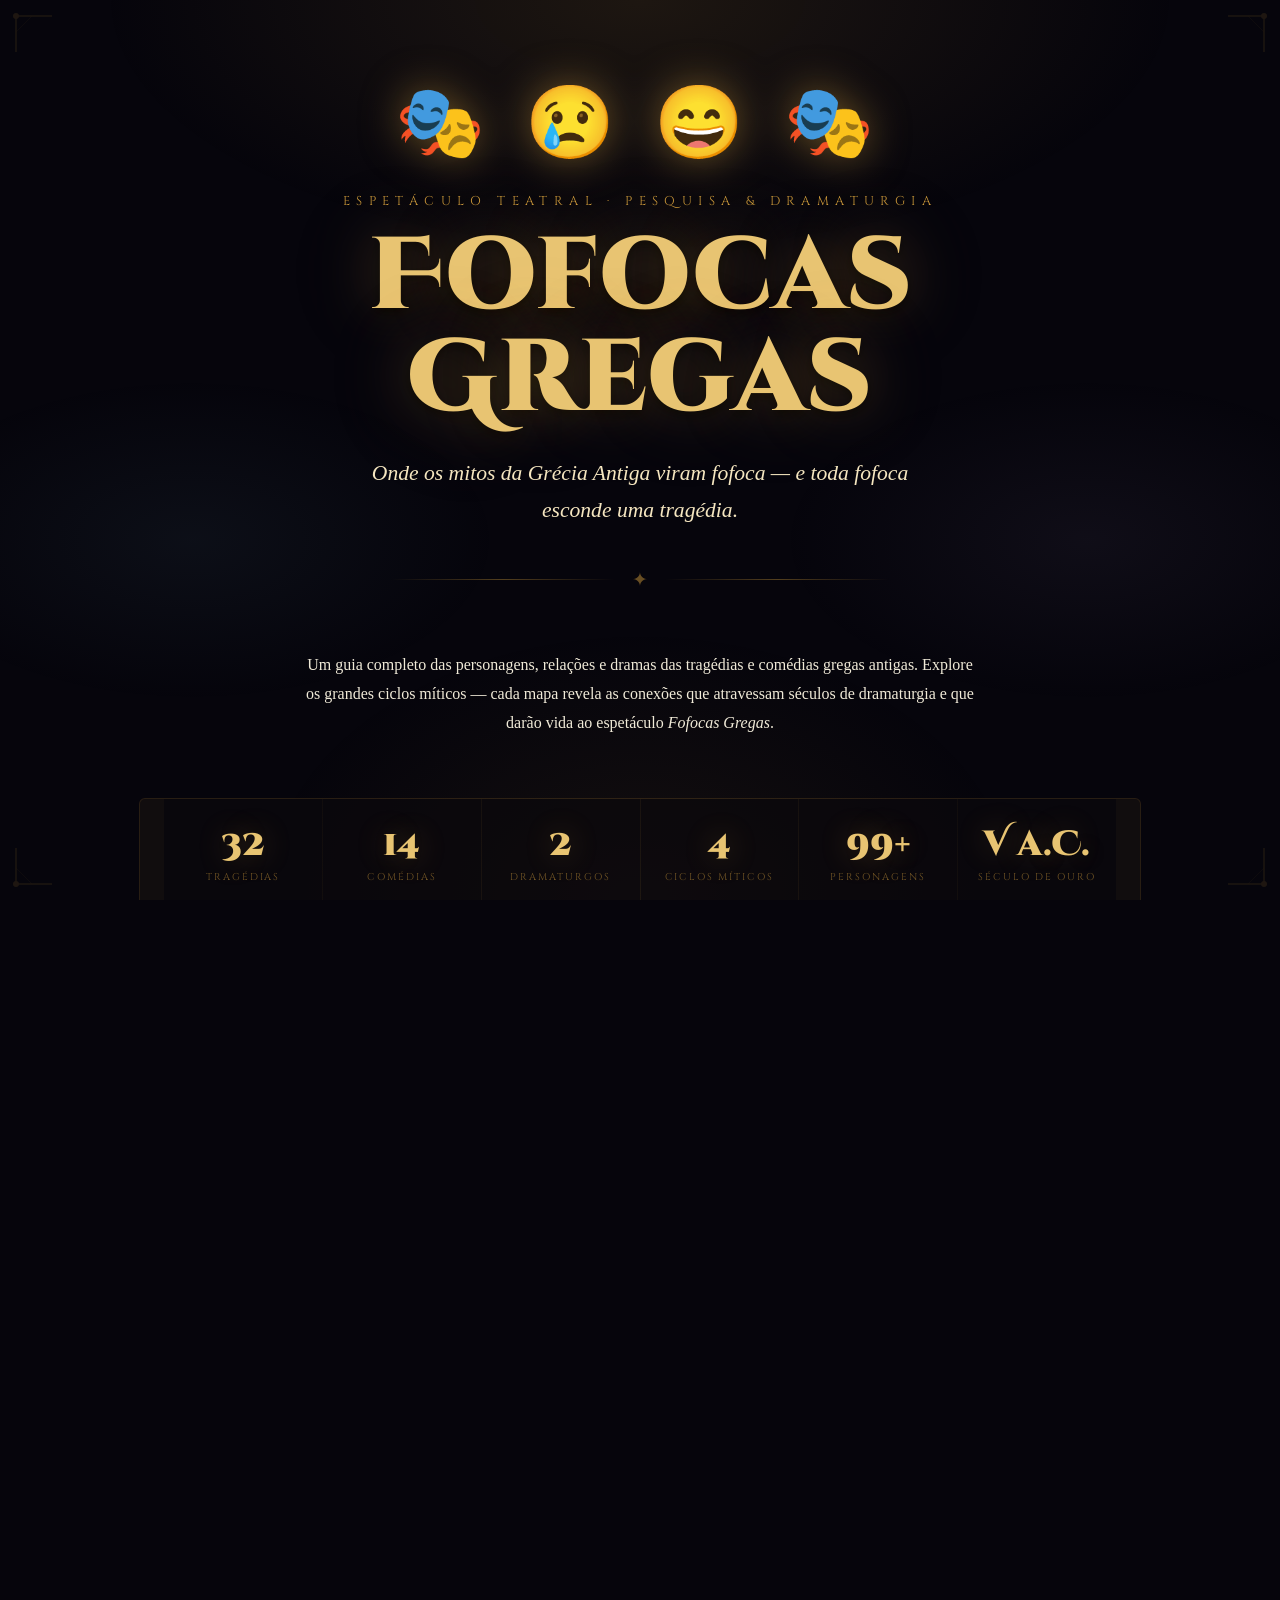
<file: index.html>
<!doctype html>
<html lang="pt-BR">
    <head>
        <meta charset="UTF-8" />
        <meta name="viewport" content="width=device-width, initial-scale=1.0" />
        <title>Fofocas Gregas — Portal do Espetáculo</title>
        <link
            href="https://fonts.googleapis.com/css2?family=Cinzel+Decorative:wght@400;700;900&family=Cinzel:wght@400;600;700&family=IM+Fell+English:ital@0;1&display=swap"
            rel="stylesheet"
        />
        <link rel="stylesheet" href="assets/css/index.css" />
    </head>
    <body>
        <!-- starfield -->
        <div class="stars" id="stars"></div>
        <div class="bg-glow"></div>

        <!-- corner ornaments -->
        <div class="ornament ornament-tl">
            <svg
                viewBox="0 0 80 80"
                fill="none"
                xmlns="http://www.w3.org/2000/svg"
            >
                <path
                    d="M4 4 L4 40 M4 4 L40 4"
                    stroke="#C9973A"
                    stroke-width="1.5"
                />
                <path
                    d="M4 20 L20 4"
                    stroke="#C9973A"
                    stroke-width="0.75"
                    opacity="0.5"
                />
                <circle cx="4" cy="4" r="3" fill="#C9973A" />
            </svg>
        </div>
        <div class="ornament ornament-tr">
            <svg
                viewBox="0 0 80 80"
                fill="none"
                xmlns="http://www.w3.org/2000/svg"
            >
                <path
                    d="M4 4 L4 40 M4 4 L40 4"
                    stroke="#C9973A"
                    stroke-width="1.5"
                />
                <path
                    d="M4 20 L20 4"
                    stroke="#C9973A"
                    stroke-width="0.75"
                    opacity="0.5"
                />
                <circle cx="4" cy="4" r="3" fill="#C9973A" />
            </svg>
        </div>
        <div class="ornament ornament-bl">
            <svg
                viewBox="0 0 80 80"
                fill="none"
                xmlns="http://www.w3.org/2000/svg"
            >
                <path
                    d="M4 4 L4 40 M4 4 L40 4"
                    stroke="#C9973A"
                    stroke-width="1.5"
                />
                <path
                    d="M4 20 L20 4"
                    stroke="#C9973A"
                    stroke-width="0.75"
                    opacity="0.5"
                />
                <circle cx="4" cy="4" r="3" fill="#C9973A" />
            </svg>
        </div>
        <div class="ornament ornament-br">
            <svg
                viewBox="0 0 80 80"
                fill="none"
                xmlns="http://www.w3.org/2000/svg"
            >
                <path
                    d="M4 4 L4 40 M4 4 L40 4"
                    stroke="#C9973A"
                    stroke-width="1.5"
                />
                <path
                    d="M4 20 L20 4"
                    stroke="#C9973A"
                    stroke-width="0.75"
                    opacity="0.5"
                />
                <circle cx="4" cy="4" r="3" fill="#C9973A" />
            </svg>
        </div>

        <div class="page">
            <!-- HERO -->
            <section class="hero">
                <div class="hero-masks">🎭 😢 😄 🎭</div>
                <div class="hero-eyebrow">
                    Espetáculo Teatral · Pesquisa & Dramaturgia
                </div>
                <h1 class="hero-title">Fofocas<br />Gregas</h1>
                <p class="hero-subtitle">
                    Onde os mitos da Grécia Antiga viram fofoca — e toda fofoca
                    esconde uma tragédia.
                </p>
                <div class="hero-divider">
                    <div class="hero-divider-line"></div>
                    <span class="hero-divider-icon">✦</span>
                    <div class="hero-divider-line"></div>
                </div>
            </section>

            <!-- INTRO -->
            <div class="intro">
                Um guia completo das personagens, relações e dramas das
                tragédias e comédias gregas antigas. Explore os grandes ciclos
                míticos — cada mapa revela as conexões que atravessam séculos de
                dramaturgia e que darão vida ao espetáculo
                <em>Fofocas Gregas</em>.
            </div>

            <!-- STATS -->
            <div class="stats">
                <div class="stat">
                    <div class="stat-num">33</div>
                    <div class="stat-label">Tragédias</div>
                </div>
                <div class="stat">
                    <div class="stat-num">15</div>
                    <div class="stat-label">Comédias</div>
                </div>
                <div class="stat">
                    <div class="stat-num">3</div>
                    <div class="stat-label">Dramaturgos</div>
                </div>
                <div class="stat">
                    <div class="stat-num">5</div>
                    <div class="stat-label">Ciclos Míticos</div>
                </div>
                <div class="stat">
                    <div class="stat-num">100+</div>
                    <div class="stat-label">Personagens</div>
                </div>
                <div class="stat">
                    <div class="stat-num">V a.C.</div>
                    <div class="stat-label">Século de Ouro</div>
                </div>
            </div>

            <!-- SECTION TITLE -->
            <div class="section-title" style="margin-top: 60px">
                <h2>— Mapas de Relações —</h2>
                <p>
                    Clique em qualquer mapa para explorar as conexões
                    interativas
                </p>
            </div>

            <!-- CARDS: FEATURED ROW -->
            <div class="cards-featured">
                <!-- TABELA GERAL -->
                <a
                    class="card card-tabela"
                    href="catalogo-geral.html"
                    style="--card-delay: 1.2s"
                >
                    <div class="card-bar"></div>
                    <div class="card-header">
                        <div class="card-icon">📜</div>
                        <div class="card-meta">
                            <div class="card-tag">Referência completa</div>
                            <div class="card-title">
                                Catálogo Geral das Obras
                            </div>
                        </div>
                    </div>
                    <div class="card-body">
                        <p class="card-desc">
                            Tabela cronológica com todas as tragédias e comédias
                            gregas sobreviventes, seus autores, datas
                            aproximadas e elenco completo de personagens. O
                            ponto de partida da pesquisa.
                        </p>
                        <div class="card-chars">
                            <span class="chip">Ésquilo</span
                            ><span class="chip">Sófocles</span
                            ><span class="chip">Eurípides</span>
                            <span class="chip">Aristófanes</span
                            ><span class="chip">Menandro</span
                            ><span class="chip">472–288 a.C.</span>
                        </div>
                        <div class="card-cta">
                            Abrir catálogo <span class="card-cta-arrow">→</span>
                        </div>
                    </div>
                </a>

                <!-- CICLO TROIANO -->
                <a
                    class="card card-troiano"
                    href="ciclo-troiano-mapa.html"
                    style="--card-delay: 1.3s"
                >
                    <div class="card-bar"></div>
                    <div class="card-header">
                        <div class="card-icon">⚓</div>
                        <div class="card-meta">
                            <div class="card-tag">
                                Mapa interativo · 22 personagens
                            </div>
                            <div class="card-title">Ciclo Troiano</div>
                        </div>
                    </div>
                    <div class="card-body">
                        <p class="card-desc">
                            Da fuga de Helena à queda de Troia. Hécuba,
                            Cassandra, Andrômaca, Agamêmnon, Menelau, Aquiles —
                            as fofocas mais quentes do mundo antigo.
                        </p>
                        <div class="card-chars">
                            <span class="chip">Hécuba</span
                            ><span class="chip">Helena</span
                            ><span class="chip">Cassandra</span>
                            <span class="chip">Andrômaca</span
                            ><span class="chip">Aquiles</span
                            ><span class="chip">Odisseu</span>
                        </div>
                        <div class="card-cta">
                            Explorar mapa <span class="card-cta-arrow">→</span>
                        </div>
                    </div>
                </a>
            </div>

            <!-- CARDS GRID: 4 mapas -->
            <div class="cards-grid">
                <!-- OS ATRIDAS -->
                <a
                    class="card card-atridas"
                    href="atridas-mapa.html"
                    style="--card-delay: 1.4s"
                >
                    <div class="card-bar"></div>
                    <div class="card-header">
                        <div class="card-icon">🗡️</div>
                        <div class="card-meta">
                            <div class="card-tag">
                                Mapa interativo · 22 personagens · 5 gerações
                            </div>
                            <div class="card-title">Os Atridas</div>
                        </div>
                    </div>
                    <div class="card-body">
                        <p class="card-desc">
                            Sangue chama sangue. De Tântalo a Orestes, a casa de
                            Atreu acumula filhos servidos em banquetes, maridos
                            assassinados na banheira e matricídios ordenados por
                            deuses.
                        </p>
                        <div class="card-chars">
                            <span class="chip">Agamêmnon</span
                            ><span class="chip">Clitemnestra</span
                            ><span class="chip">Orestes</span>
                            <span class="chip">Electra</span
                            ><span class="chip">Egisto</span
                            ><span class="chip">Ifigênia</span>
                        </div>
                        <div class="card-cta">
                            Explorar mapa <span class="card-cta-arrow">→</span>
                        </div>
                    </div>
                </a>

                <!-- FAMÍLIA DE ÉDIPO -->
                <a
                    class="card card-edipo"
                    href="familia-edipo-mapa.html"
                    style="--card-delay: 1.5s"
                >
                    <div class="card-bar"></div>
                    <div class="card-header">
                        <div class="card-icon">👑</div>
                        <div class="card-meta">
                            <div class="card-tag">
                                Mapa interativo · 20 personagens · 5 gerações
                            </div>
                            <div class="card-title">A Casa de Édipo</div>
                        </div>
                    </div>
                    <div class="card-body">
                        <p class="card-desc">
                            A maldição dos Labdácidas desce de geração em
                            geração: Laio, Édipo, Jocasta, Antígona, Creonte.
                            Incesto, parricídio, sepultura proibida — a família
                            mais disfuncional da Antiguidade.
                        </p>
                        <div class="card-chars">
                            <span class="chip">Édipo</span
                            ><span class="chip">Jocasta</span
                            ><span class="chip">Antígona</span>
                            <span class="chip">Creonte</span
                            ><span class="chip">Tirésias</span
                            ><span class="chip">Esfinge</span>
                        </div>
                        <div class="card-cta">
                            Explorar mapa <span class="card-cta-arrow">→</span>
                        </div>
                    </div>
                </a>

                <!-- OS DEUSES -->
                <a
                    class="card card-deuses"
                    href="deuses-mapa.html"
                    style="--card-delay: 1.6s"
                >
                    <div class="card-bar"></div>
                    <div class="card-header">
                        <div class="card-icon">⚡</div>
                        <div class="card-meta">
                            <div class="card-tag">
                                Mapa interativo · 26 divindades
                            </div>
                            <div class="card-title">O Olimpo</div>
                        </div>
                    </div>
                    <div class="card-body">
                        <p class="card-desc">
                            Zeus trai Hera, Hera persegue os bastardos, Apolo
                            amaldiçoa, Afrodite destrói e Atena julga. Os deuses
                            são a maior fonte de fofoca de toda a mitologia
                            grega.
                        </p>
                        <div class="card-chars">
                            <span class="chip">Zeus</span
                            ><span class="chip">Hera</span
                            ><span class="chip">Apolo</span>
                            <span class="chip">Atena</span
                            ><span class="chip">Dionísio</span
                            ><span class="chip">Erínias</span>
                        </div>
                        <div class="card-cta">
                            Explorar mapa <span class="card-cta-arrow">→</span>
                        </div>
                    </div>
                </a>

                <!-- OS HERÓIS -->
                <a
                    class="card card-herois"
                    href="herois-mapa.html"
                    style="--card-delay: 1.7s"
                >
                    <div class="card-bar"></div>
                    <div class="card-header">
                        <div class="card-icon">⚔️</div>
                        <div class="card-meta">
                            <div class="card-tag">
                                Mapa interativo · 25 personagens · 5 clusters
                            </div>
                            <div class="card-title">Os Heróis</div>
                        </div>
                    </div>
                    <div class="card-body">
                        <p class="card-desc">
                            Héracles que chora, Medeia que mata os filhos, Ájax
                            que enlouquece, Fedra que mente. Os heróis gregos
                            são humanos demais — e é isso que os torna
                            fascinantes.
                        </p>
                        <div class="card-chars">
                            <span class="chip">Héracles</span
                            ><span class="chip">Medeia</span
                            ><span class="chip">Teseu</span>
                            <span class="chip">Aquiles</span
                            ><span class="chip">Odisseu</span
                            ><span class="chip">Fedra</span>
                        </div>
                        <div class="card-cta">
                            Explorar mapa <span class="card-cta-arrow">→</span>
                        </div>
                    </div>
                </a>
            </div>

            <!-- FOOTER -->
            <footer class="footer">
                <p><strong>🎭 Fofocas Gregas</strong></p>
                <p style="margin-top: 10px">
                    Pesquisa dramaturga baseada nas obras sobreviventes do
                    teatro grego antigo.<br />
                    Ésquilo · Sófocles · Eurípides · Aristófanes · Menandro<br />
                    <span style="opacity: 0.5; font-size: 0.78rem"
                        >Séc. V–III a.C. · Festival de Dionísio · Atenas</span
                    >
                </p>
            </footer>
        </div>

        <script>
            // ── STARFIELD ──────────────────────────────────────────────────────────────
            const starsEl = document.getElementById("stars");
            const starCount = 120;
            for (let i = 0; i < starCount; i++) {
                const s = document.createElement("span");
                const size = Math.random() * 2.5 + 0.5;
                s.style.cssText = `
    left:${Math.random() * 100}%;
    top:${Math.random() * 100}%;
    width:${size}px;
    height:${size}px;
    --d:${3 + Math.random() * 5}s;
    --delay:${Math.random() * 8}s;
    --op:${0.15 + Math.random() * 0.5};
  `;
                starsEl.appendChild(s);
            }

            // ── CARD HOVER PARALLAX ────────────────────────────────────────────────────
            document.querySelectorAll(".card").forEach((card) => {
                card.addEventListener("mousemove", (e) => {
                    const rect = card.getBoundingClientRect();
                    const x = (e.clientX - rect.left) / rect.width - 0.5;
                    const y = (e.clientY - rect.top) / rect.height - 0.5;
                    card.style.transform = `translateY(-6px) scale(1.01) rotateX(${-y * 4}deg) rotateY(${x * 4}deg)`;
                });
                card.addEventListener("mouseleave", () => {
                    card.style.transform = "";
                });
            });

            // ── COUNTER ANIMATION ──────────────────────────────────────────────────────
            const statNums = document.querySelectorAll(".stat-num");
            const observer = new IntersectionObserver(
                (entries) => {
                    entries.forEach((entry) => {
                        if (!entry.isIntersecting) return;
                        const el = entry.target;
                        const raw = el.textContent;
                        const num = parseInt(raw.replace(/\D/g, ""));
                        if (isNaN(num)) return;
                        const suffix = raw.replace(/[\d]/g, "");
                        let start = 0;
                        const dur = 1200;
                        const step = (ts) => {
                            if (!start) start = ts;
                            const prog = Math.min((ts - start) / dur, 1);
                            const ease = 1 - Math.pow(1 - prog, 3);
                            el.textContent = Math.floor(ease * num) + suffix;
                            if (prog < 1) requestAnimationFrame(step);
                        };
                        requestAnimationFrame(step);
                        observer.unobserve(el);
                    });
                },
                { threshold: 0.5 },
            );
            statNums.forEach((el) => observer.observe(el));
        </script>
    </body>
</html>
</file>
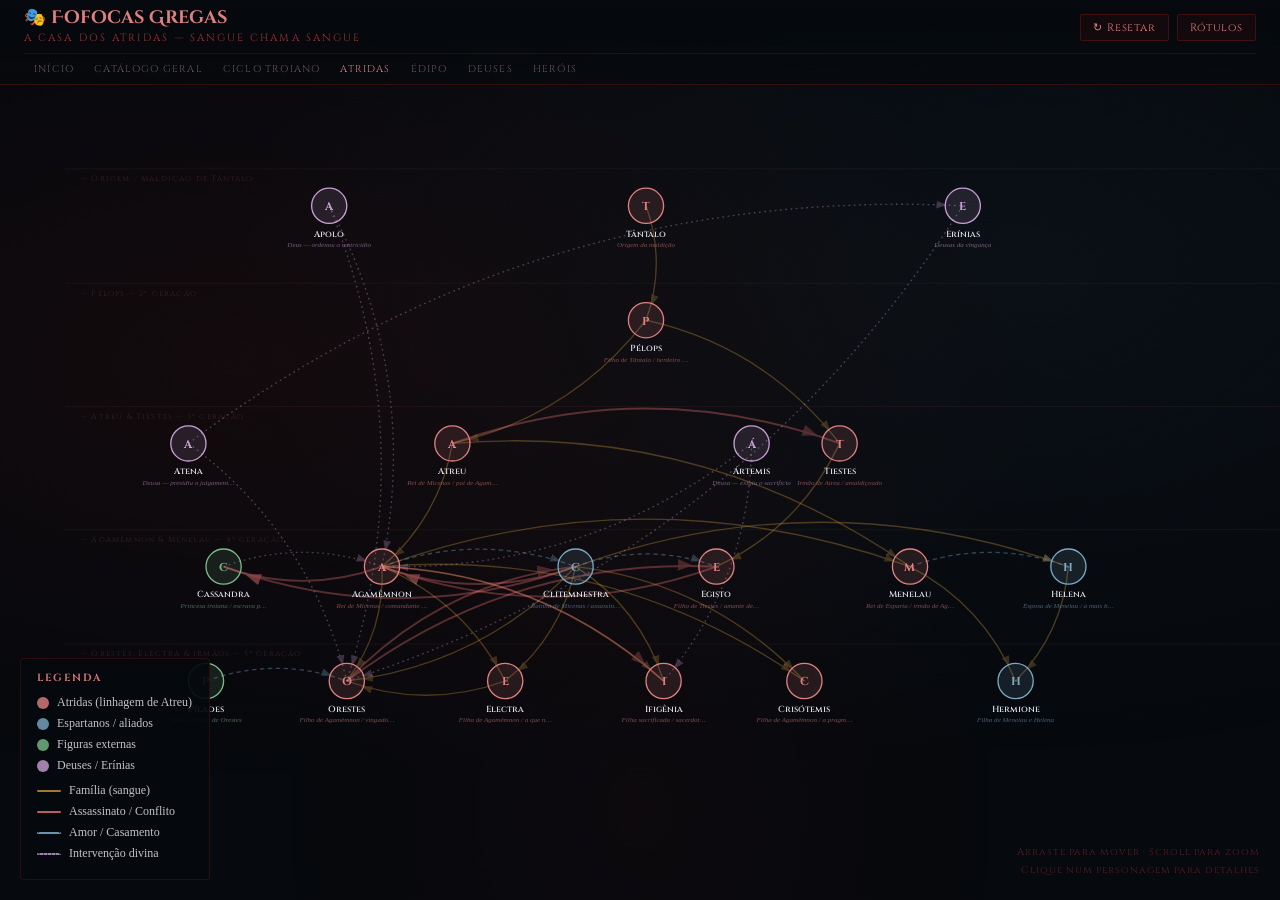
<file: atridas-mapa.html>
<!doctype html>
<html lang="pt-BR">
    <head>
        <meta charset="UTF-8" />
        <meta name="viewport" content="width=device-width, initial-scale=1.0" />
        <title>Fofocas Gregas — Os Atridas</title>
        <link
            href="https://fonts.googleapis.com/css2?family=Cinzel+Decorative:wght@700;900&family=Cinzel:wght@400;600;700&family=IM+Fell+English:ital@0;1&display=swap"
            rel="stylesheet"
        />
        <link rel="stylesheet" href="assets/css/mapa-crimson.css" />
    </head>
    <body>
        <div id="header">
            <div class="header-top">
                <div class="header-left">
                    <h1>🎭 Fofocas Gregas</h1>
                    <p>A Casa dos Atridas — Sangue chama sangue</p>
                </div>
                <div class="header-controls">
                    <button class="btn" onclick="resetView()">
                        &#8635; Resetar
                    </button>
                    <button class="btn" onclick="toggleLabels()">
                        Rótulos
                    </button>
                </div>
            </div>
            <nav class="site-nav" data-shared-menu></nav>
        </div>

        <div id="legend">
            <h3>Legenda</h3>
            <div class="leg-item">
                <div class="leg-dot" style="background: #e08080"></div>
                Atridas (linhagem de Atreu)
            </div>
            <div class="leg-item">
                <div class="leg-dot" style="background: #7aaac4"></div>
                Espartanos / aliados
            </div>
            <div class="leg-item">
                <div class="leg-dot" style="background: #7abd8a"></div>
                Figuras externas
            </div>
            <div class="leg-item">
                <div class="leg-dot" style="background: #c8a0d4"></div>
                Deuses / Erínias
            </div>
            <div style="margin-top: 10px">
                <div class="leg-item">
                    <div class="leg-line" style="background: #c9973a"></div>
                    Família (sangue)
                </div>
                <div class="leg-item">
                    <div class="leg-line" style="background: #e87272"></div>
                    Assassinato / Conflito
                </div>
                <div class="leg-item">
                    <div
                        class="leg-line"
                        style="
                            background: none;
                            border-top: 2px dashed #7eb8d4;
                            height: 0;
                        "
                    ></div>
                    Amor / Casamento
                </div>
                <div class="leg-item">
                    <div
                        class="leg-line"
                        style="
                            background: none;
                            border-top: 2px dotted #c8a0d4;
                            height: 0;
                        "
                    ></div>
                    Intervenção divina
                </div>
            </div>
        </div>

        <div id="info-panel">
            <button id="info-close" onclick="closeInfo()">✕</button>
            <div id="info-name"></div>
            <div id="info-role"></div>
            <div id="info-desc"></div>
            <div id="info-obras">
                <h4>Aparece em</h4>
                <div id="info-obras-list"></div>
            </div>
        </div>

        <div id="hint">
            Arraste para mover · Scroll para zoom<br />
            Clique num personagem para detalhes
        </div>

        <svg id="canvas"></svg>

        <script src="assets/js/menu-links.js"></script>
        <script src="assets/js/utils.js"></script>
        <script>
            fetch("assets/data/maps/atridas.json")
                .then((r) => r.json())
                .then((data) => {
                    const nodes = data.nodes;
                    const edges = data.edges;

                    // ─── RENDER ─────────────────────────────────────────────────────────────────
                    const svg = document.getElementById("canvas");
                    const W = window.innerWidth,
                        H = window.innerHeight;
                    svg.setAttribute("viewBox", `0 0 ${W} ${H}`);

                    let transform = { x: 0, y: 0, scale: 1 };
                    let showLabels = true,
                        dragging = false,
                        dragStart = null,
                        transformStart = null,
                        selectedNode = null;

                    const groupColors = {
                        atrida: "#E08080",
                        esparta: "#7AAAC4",
                        externo: "#7ABD8A",
                        deus: "#C8A0D4",
                    };

                    const groupFill = {
                        atrida: "rgba(224,128,128,0.13)",
                        esparta: "rgba(122,170,196,0.13)",
                        externo: "rgba(122,189,138,0.12)",
                        deus: "rgba(200,160,212,0.13)",
                    };
                    const edgeColors = {
                        familia: "#C9973A",
                        amor: "#7EB8D4",
                        conflito: "#E87272",
                        divino: "#C8A0D4",
                    };

                    // Faixas de geração (usado só para linhas de fundo)
                    const GY = [110, 240, 380, 520, 650];

                    const ns = MapUtils.ns;

                    const defs = ns("defs");
                    ["familia", "amor", "conflito", "divino"].forEach((t) => {
                        const mk = ns("marker", {
                            id: `arr-${t}`,
                            markerWidth: 8,
                            markerHeight: 8,
                            refX: 20,
                            refY: 3,
                            orient: "auto",
                        });
                        mk.appendChild(
                            ns("path", {
                                d: "M0,0 L0,6 L8,3 z",
                                fill: edgeColors[t],
                                opacity: "0.75",
                            }),
                        );
                        defs.appendChild(mk);
                    });
                    const flt = ns("filter", {
                        id: "glow",
                        x: "-30%",
                        y: "-30%",
                        width: "160%",
                        height: "160%",
                    });
                    flt.appendChild(
                        ns("feGaussianBlur", {
                            stdDeviation: "5",
                            result: "blur",
                        }),
                    );
                    flt.appendChild(
                        ns("feComposite", {
                            in: "SourceGraphic",
                            in2: "blur",
                            operator: "over",
                        }),
                    );
                    defs.appendChild(flt);
                    svg.appendChild(defs);

                    const g = ns("g", { id: "main" });
                    svg.appendChild(g);
                    const edgeGroup = ns("g"),
                        nodeGroup = ns("g");
                    g.appendChild(edgeGroup);
                    g.appendChild(nodeGroup);

                    // generation bands
                    [
                        ["Origem / Maldição de Tântalo", GY[0]],
                        ["Pélops — 2ª geração", GY[1]],
                        ["Atreu & Tiestes — 3ª geração", GY[2]],
                        ["Agamêmnon & Menelau — 4ª geração", GY[3]],
                        ["Orestes, Electra & irmãos — 5ª geração", GY[4]],
                    ].forEach(([lbl, y]) => {
                        const line = ns("line", {
                            x1: 0,
                            y1: y - 42,
                            x2: W * 3,
                            y2: y - 42,
                            stroke: "rgba(224,128,128,0.07)",
                            "stroke-width": "1",
                        });
                        edgeGroup.appendChild(line);
                        const t = ns("text", {
                            x: 18,
                            y: y - 28,
                            "font-family": "Cinzel, serif",
                            "font-size": "9",
                            "letter-spacing": "0.15em",
                            fill: "rgba(224,128,128,0.2)",
                        });
                        t.textContent = `— ${lbl}`;
                        edgeGroup.appendChild(t);
                    });

                    // edges
                    const edgeEls = {};
                    edges.forEach((e) => {
                        const src = nodes.find((n) => n.id === e.s),
                            tgt = nodes.find((n) => n.id === e.t);
                        if (!src || !tgt) return;
                        const dx = tgt.x - src.x,
                            dy = tgt.y - src.y;
                        const mx = src.x + dx * 0.5 + dy * 0.18,
                            my = src.y + dy * 0.5 - dx * 0.18;
                        const dash =
                            e.type === "amor"
                                ? "5,4"
                                : e.type === "divino"
                                  ? "2,4"
                                  : "none";
                        const path = ns("path", {
                            d: `M${src.x},${src.y} Q${mx},${my} ${tgt.x},${tgt.y}`,
                            fill: "none",
                            stroke: edgeColors[e.type],
                            "stroke-width": e.type === "conflito" ? 2.2 : 1.5,
                            "stroke-dasharray": dash,
                            opacity: 0.35,
                            "marker-end": `url(#arr-${e.type})`,
                        });
                        edgeGroup.appendChild(path);
                        const lbl = ns("text", {
                            x: mx,
                            y: my,
                            "text-anchor": "middle",
                            "font-family": "IM Fell English, serif",
                            "font-size": "9",
                            "font-style": "italic",
                            fill: edgeColors[e.type],
                            opacity: 0,
                            "pointer-events": "none",
                        });
                        lbl.textContent = e.label;
                        edgeGroup.appendChild(lbl);
                        edgeEls[`${e.s}-${e.t}`] = { path, lbl };
                    });

                    // nodes
                    const nodeEls = {};
                    nodes.forEach((node) => {
                        const grp = ns("g", { cursor: "pointer" });
                        grp.dataset.id = node.id;
                        const ring = ns("circle", {
                            cx: node.x,
                            cy: node.y,
                            r: 27,
                            fill: "none",
                            stroke: groupColors[node.group],
                            "stroke-width": 1.5,
                            opacity: 0,
                            filter: "url(#glow)",
                        });
                        grp.appendChild(ring);
                        const circle = ns("circle", {
                            cx: node.x,
                            cy: node.y,
                            r: 20,
                            fill: groupFill[node.group],
                            stroke: groupColors[node.group],
                            "stroke-width": 1.5,
                        });
                        grp.appendChild(circle);
                        const icon = ns("text", {
                            x: node.x,
                            y: node.y + 5,
                            "text-anchor": "middle",
                            "font-family": "Cinzel, serif",
                            "font-size": "13",
                            "font-weight": "700",
                            fill: groupColors[node.group],
                            "pointer-events": "none",
                        });
                        icon.textContent = node.label[0];
                        grp.appendChild(icon);
                        const label = ns("text", {
                            x: node.x,
                            y: node.y + 35,
                            "text-anchor": "middle",
                            "font-family": "Cinzel, serif",
                            "font-size": "10",
                            "font-weight": "600",
                            fill: "#EEF2F8",
                            opacity: showLabels ? 0.9 : 0,
                            "pointer-events": "none",
                        });
                        label.textContent = node.label;
                        grp.appendChild(label);
                        const role = ns("text", {
                            x: node.x,
                            y: node.y + 47,
                            "text-anchor": "middle",
                            "font-family": "IM Fell English, serif",
                            "font-size": "8",
                            "font-style": "italic",
                            fill: groupColors[node.group],
                            opacity: showLabels ? 0.55 : 0,
                            "pointer-events": "none",
                        });
                        role.textContent =
                            node.role.length > 28
                                ? node.role.slice(0, 28) + "…"
                                : node.role;
                        grp.appendChild(role);
                        nodeGroup.appendChild(grp);
                        nodeEls[node.id] = { grp, circle, ring, label, role };

                        grp.addEventListener("mouseenter", () => {
                            if (selectedNode === node.id) return;
                            circle.setAttribute("r", 23);
                            ring.setAttribute("opacity", 0.5);
                            highlightEdges(node.id, 0.88);
                        });
                        grp.addEventListener("mouseleave", () => {
                            if (selectedNode === node.id) return;
                            circle.setAttribute("r", 20);
                            ring.setAttribute("opacity", 0);
                            resetEdges();
                        });
                        grp.addEventListener("click", (ev) => {
                            ev.stopPropagation();
                            selectNode(node);
                        });
                    });

                    function highlightEdges(id, op) {
                        MapUtils.highlightEdges(edges, edgeEls, id, op, 0.05);
                    }
                    function resetEdges() {
                        MapUtils.resetEdges(edges, edgeEls, 0.35);
                    }
                    function selectNode(node) {
                        if (selectedNode && nodeEls[selectedNode]) {
                            nodeEls[selectedNode].circle.setAttribute("r", 20);
                            nodeEls[selectedNode].ring.setAttribute(
                                "opacity",
                                0,
                            );
                            nodeEls[selectedNode].circle.setAttribute(
                                "stroke-width",
                                1.5,
                            );
                        }
                        if (selectedNode === node.id) {
                            selectedNode = null;
                            resetEdges();
                            closeInfo();
                            return;
                        }
                        selectedNode = node.id;
                        nodeEls[node.id].circle.setAttribute("r", 24);
                        nodeEls[node.id].ring.setAttribute("opacity", 0.85);
                        nodeEls[node.id].circle.setAttribute(
                            "stroke-width",
                            2.5,
                        );
                        highlightEdges(node.id, 0.92);
                        document.getElementById("info-name").textContent =
                            node.label;
                        document.getElementById("info-role").textContent =
                            node.role;
                        document.getElementById("info-desc").textContent =
                            node.desc;
                        document.getElementById("info-obras-list").innerHTML =
                            node.obras
                                .map(
                                    (o) => `<span class="obra-tag">${o}</span>`,
                                )
                                .join("");
                        document
                            .getElementById("info-panel")
                            .classList.add("visible");
                    }
                    function closeInfo() {
                        document
                            .getElementById("info-panel")
                            .classList.remove("visible");
                        if (selectedNode && nodeEls[selectedNode]) {
                            nodeEls[selectedNode].circle.setAttribute("r", 20);
                            nodeEls[selectedNode].ring.setAttribute(
                                "opacity",
                                0,
                            );
                            nodeEls[selectedNode].circle.setAttribute(
                                "stroke-width",
                                1.5,
                            );
                        }
                        selectedNode = null;
                        resetEdges();
                    }
                    svg.addEventListener("click", () => closeInfo());
                    window.closeInfo = closeInfo;

                    // pan & zoom
                    const bb = MapUtils.computeBoundingBox(nodes);
                    const cW = bb.maxX - bb.minX + 140,
                        cH = bb.maxY - bb.minY + 140;
                    const initScale =
                        Math.min((W - 60) / cW, (H - 100) / cH, 1) * 0.88;
                    transform.scale = initScale;
                    transform.x =
                        (W - cW * initScale) / 2 - bb.minX * initScale + 50;
                    transform.y =
                        (H - cH * initScale) / 2 - bb.minY * initScale + 55;
                    function applyT() {
                        g.setAttribute(
                            "transform",
                            `translate(${transform.x},${transform.y}) scale(${transform.scale})`,
                        );
                    }
                    applyT();

                    svg.addEventListener("mousedown", (e) => {
                        if (e.target.closest("[data-id]")) return;
                        dragging = true;
                        dragStart = { x: e.clientX, y: e.clientY };
                        transformStart = { ...transform };
                        svg.style.cursor = "grabbing";
                    });
                    window.addEventListener("mousemove", (e) => {
                        if (!dragging) return;
                        transform.x =
                            transformStart.x + (e.clientX - dragStart.x);
                        transform.y =
                            transformStart.y + (e.clientY - dragStart.y);
                        applyT();
                    });
                    window.addEventListener("mouseup", () => {
                        dragging = false;
                        svg.style.cursor = "default";
                    });
                    svg.addEventListener(
                        "wheel",
                        (e) => {
                            e.preventDefault();
                            const f = e.deltaY < 0 ? 1.1 : 0.91;
                            transform.x =
                                e.clientX - (e.clientX - transform.x) * f;
                            transform.y =
                                e.clientY - (e.clientY - transform.y) * f;
                            transform.scale *= f;
                            applyT();
                        },
                        { passive: false },
                    );
                    let ltx = null,
                        lty = null;
                    svg.addEventListener(
                        "touchstart",
                        (e) => {
                            if (e.touches.length === 1) {
                                dragging = true;
                                ltx = e.touches[0].clientX;
                                lty = e.touches[0].clientY;
                                transformStart = { ...transform };
                                dragStart = { x: ltx, y: lty };
                            }
                        },
                        { passive: true },
                    );
                    svg.addEventListener(
                        "touchmove",
                        (e) => {
                            if (!dragging || e.touches.length !== 1) return;
                            transform.x =
                                transformStart.x +
                                (e.touches[0].clientX - dragStart.x);
                            transform.y =
                                transformStart.y +
                                (e.touches[0].clientY - dragStart.y);
                            applyT();
                        },
                        { passive: true },
                    );
                    svg.addEventListener("touchend", () => {
                        dragging = false;
                    });
                    function resetView() {
                        transform.scale = initScale;
                        transform.x =
                            (W - cW * initScale) / 2 - bb.minX * initScale + 50;
                        transform.y =
                            (H - cH * initScale) / 2 - bb.minY * initScale + 55;
                        applyT();
                    }
                    function toggleLabels() {
                        showLabels = !showLabels;
                        MapUtils.toggleLabels(nodeEls, showLabels);
                    }
                    window.resetView = resetView;
                    window.toggleLabels = toggleLabels;
                })
                .catch((err) =>
                    console.error("Erro ao carregar dados do mapa:", err),
                );
        </script>
    </body>
</html>
</file>
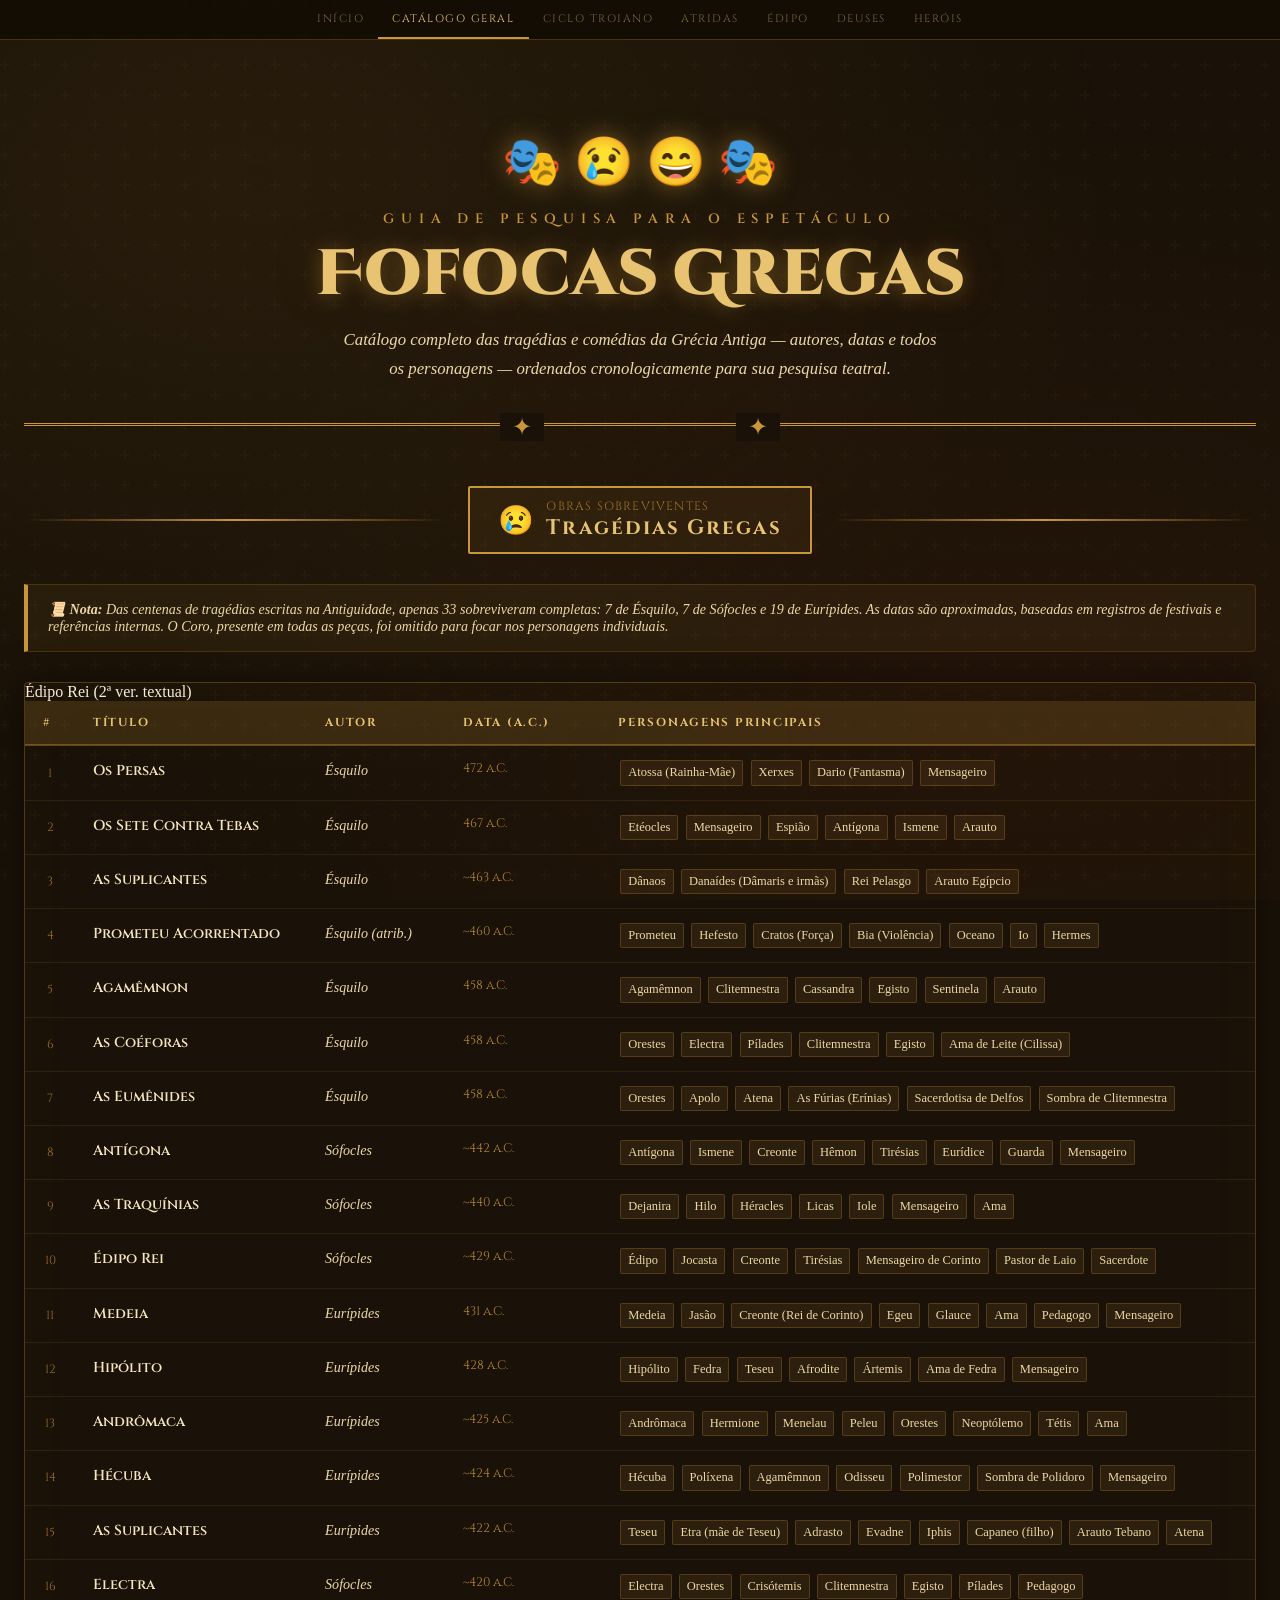
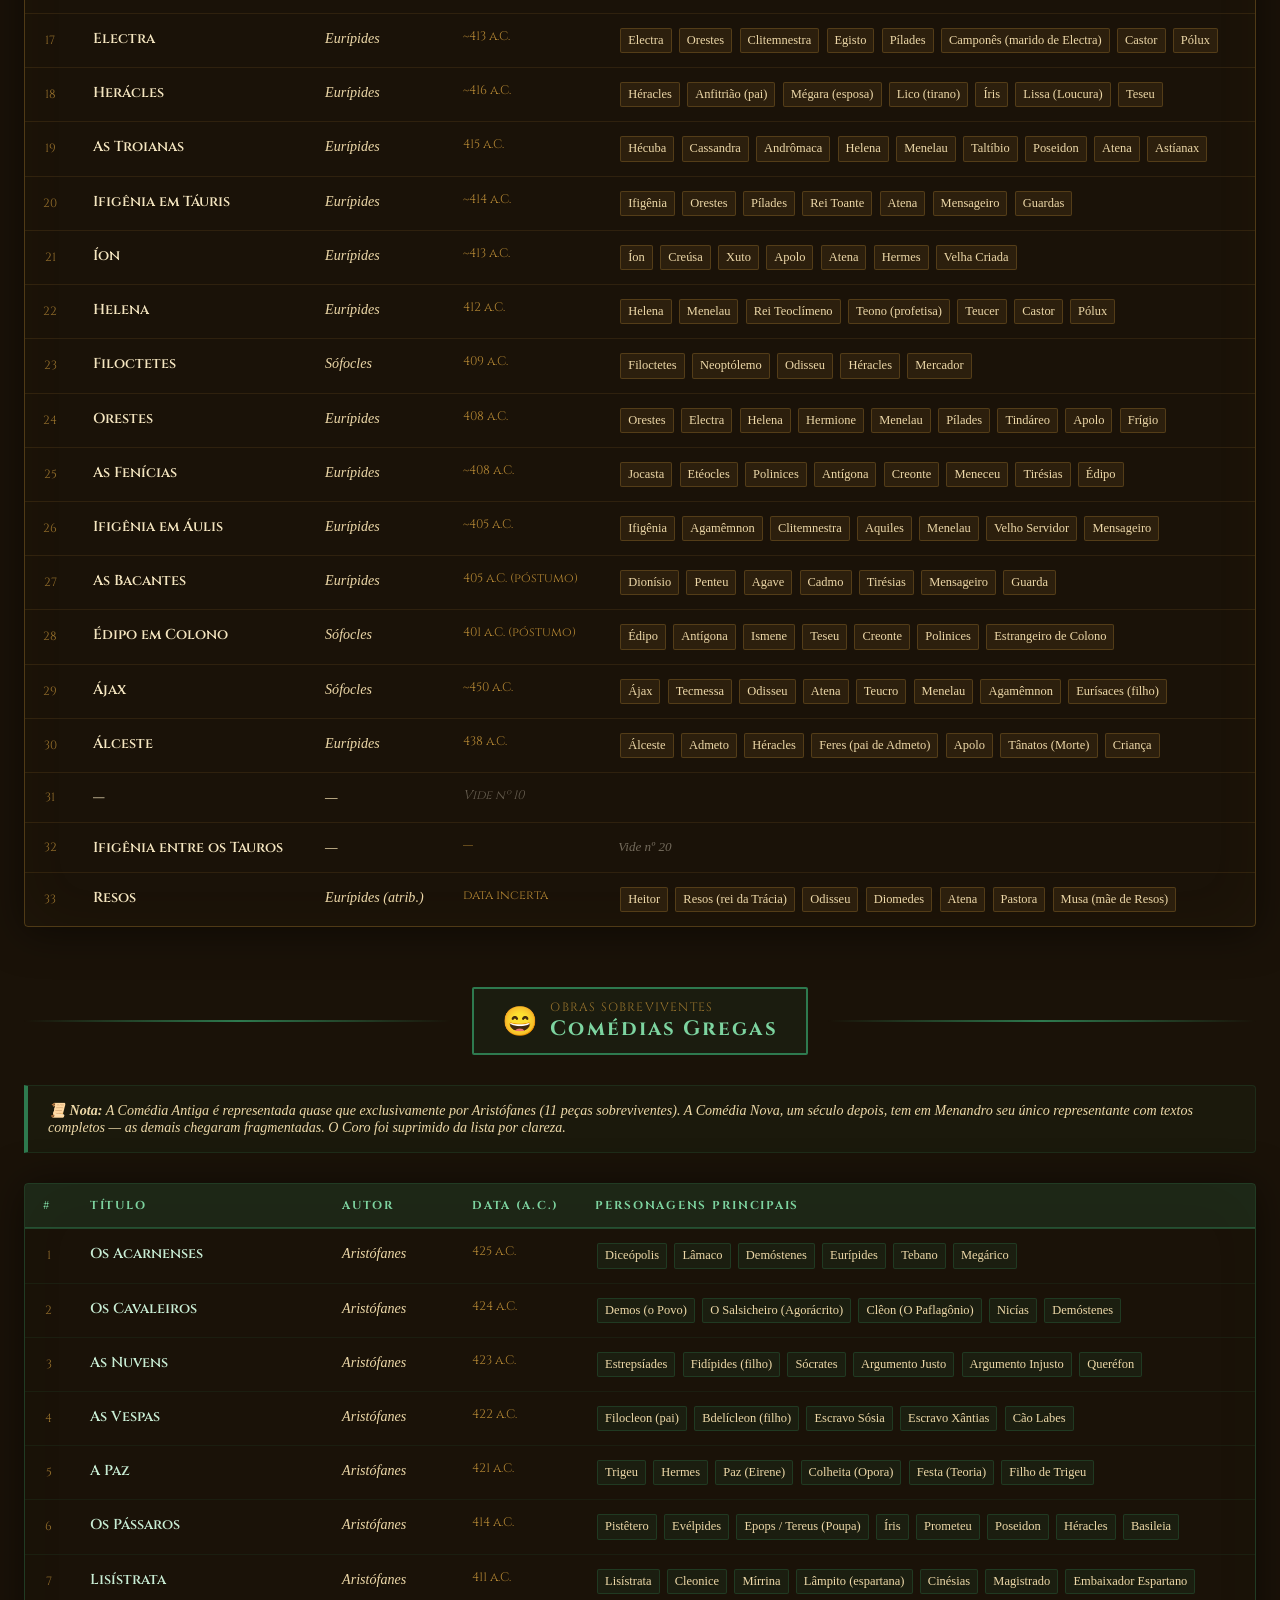
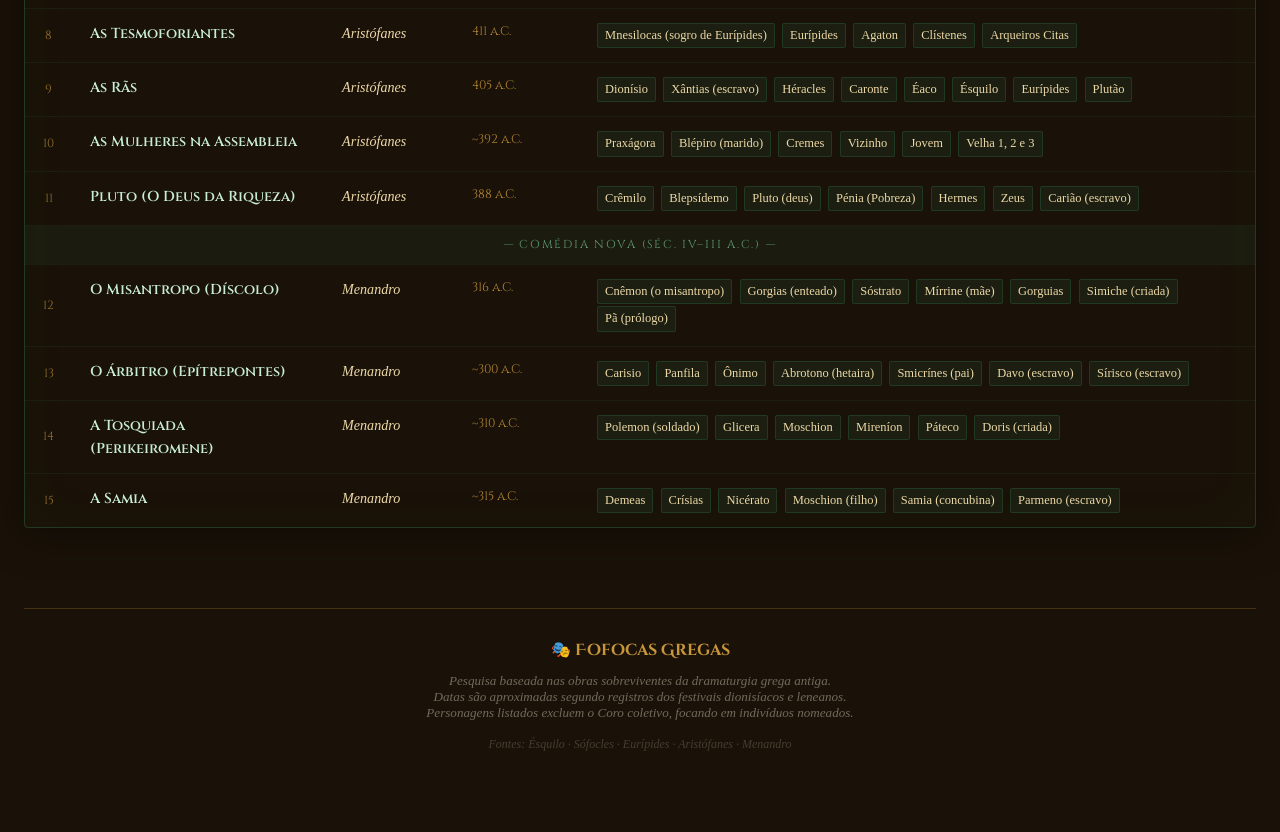
<file: catalogo-geral.html>
<!DOCTYPE html>
<html lang="pt-BR">
<head>
<meta charset="UTF-8">
<meta name="viewport" content="width=device-width, initial-scale=1.0">
<title>Fofocas Gregas – Guia de Personagens</title>
<link href="https://fonts.googleapis.com/css2?family=Cinzel+Decorative:wght@400;700;900&family=Cinzel:wght@400;600;700&family=IM+Fell+English:ital@0;1&display=swap" rel="stylesheet">
<link rel="stylesheet" href="assets/css/catalogo-geral.css" />
</head>
<body>
<nav class="topnav" data-shared-menu></nav>
<div class="container">

  <!-- HEADER -->
  <div class="header">
    <div class="mask-row">🎭 😢 😄 🎭</div>
    <div class="title-sub">Guia de Pesquisa para o Espetáculo</div>
    <h1>Fofocas Gregas</h1>
    <p class="header-desc">Catálogo completo das tragédias e comédias da Grécia Antiga — autores, datas e todos os personagens — ordenados cronologicamente para sua pesquisa teatral.</p>
  </div>

  <!-- ============ TRAGÉDIAS ============ -->
  <div class="section-header">
    <div class="section-line"></div>
    <div class="section-badge">
      <span class="icon">😢</span>
      <div>
        <div class="section-count">OBRAS SOBREVIVENTES</div>
        <h2>Tragédias Gregas</h2>
      </div>
    </div>
    <div class="section-line"></div>
  </div>

  <div class="nota">
    📜 <strong>Nota:</strong> Das centenas de tragédias escritas na Antiguidade, apenas 33 sobreviveram completas: 7 de Ésquilo, 7 de Sófocles e 19 de Eurípides. As datas são aproximadas, baseadas em registros de festivais e referências internas. O Coro, presente em todas as peças, foi omitido para focar nos personagens individuais.
  </div>

  <div class="table-wrap">
    <table>
      <thead>
        <tr>
          <th>#</th>
          <th>Título</th>
          <th>Autor</th>
          <th>Data (a.C.)</th>
          <th>Personagens Principais</th>
        </tr>
      </thead>
      <tbody>
        <tr>
          <td>1</td>
          <td>Os Persas</td>
          <td>Ésquilo</td>
          <td>472 a.C.</td>
          <td>
            <span class="char-tag">Atossa (Rainha-Mãe)</span>
            <span class="char-tag">Xerxes</span>
            <span class="char-tag">Dario (Fantasma)</span>
            <span class="char-tag">Mensageiro</span>
          </td>
        </tr>
        <tr>
          <td>2</td>
          <td>Os Sete Contra Tebas</td>
          <td>Ésquilo</td>
          <td>467 a.C.</td>
          <td>
            <span class="char-tag">Etéocles</span>
            <span class="char-tag">Mensageiro</span>
            <span class="char-tag">Espião</span>
            <span class="char-tag">Antígona</span>
            <span class="char-tag">Ismene</span>
            <span class="char-tag">Arauto</span>
          </td>
        </tr>
        <tr>
          <td>3</td>
          <td>As Suplicantes</td>
          <td>Ésquilo</td>
          <td>~463 a.C.</td>
          <td>
            <span class="char-tag">Dânaos</span>
            <span class="char-tag">Danaídes (Dâmaris e irmãs)</span>
            <span class="char-tag">Rei Pelasgo</span>
            <span class="char-tag">Arauto Egípcio</span>
          </td>
        </tr>
        <tr>
          <td>4</td>
          <td>Prometeu Acorrentado</td>
          <td>Ésquilo (atrib.)</td>
          <td>~460 a.C.</td>
          <td>
            <span class="char-tag">Prometeu</span>
            <span class="char-tag">Hefesto</span>
            <span class="char-tag">Cratos (Força)</span>
            <span class="char-tag">Bia (Violência)</span>
            <span class="char-tag">Oceano</span>
            <span class="char-tag">Io</span>
            <span class="char-tag">Hermes</span>
          </td>
        </tr>
        <tr>
          <td>5</td>
          <td>Agamêmnon</td>
          <td>Ésquilo</td>
          <td>458 a.C.</td>
          <td>
            <span class="char-tag">Agamêmnon</span>
            <span class="char-tag">Clitemnestra</span>
            <span class="char-tag">Cassandra</span>
            <span class="char-tag">Egisto</span>
            <span class="char-tag">Sentinela</span>
            <span class="char-tag">Arauto</span>
          </td>
        </tr>
        <tr>
          <td>6</td>
          <td>As Coéforas</td>
          <td>Ésquilo</td>
          <td>458 a.C.</td>
          <td>
            <span class="char-tag">Orestes</span>
            <span class="char-tag">Electra</span>
            <span class="char-tag">Pílades</span>
            <span class="char-tag">Clitemnestra</span>
            <span class="char-tag">Egisto</span>
            <span class="char-tag">Ama de Leite (Cilissa)</span>
          </td>
        </tr>
        <tr>
          <td>7</td>
          <td>As Eumênides</td>
          <td>Ésquilo</td>
          <td>458 a.C.</td>
          <td>
            <span class="char-tag">Orestes</span>
            <span class="char-tag">Apolo</span>
            <span class="char-tag">Atena</span>
            <span class="char-tag">As Fúrias (Erínias)</span>
            <span class="char-tag">Sacerdotisa de Delfos</span>
            <span class="char-tag">Sombra de Clitemnestra</span>
          </td>
        </tr>
        <tr>
          <td>8</td>
          <td>Antígona</td>
          <td>Sófocles</td>
          <td>~442 a.C.</td>
          <td>
            <span class="char-tag">Antígona</span>
            <span class="char-tag">Ismene</span>
            <span class="char-tag">Creonte</span>
            <span class="char-tag">Hêmon</span>
            <span class="char-tag">Tirésias</span>
            <span class="char-tag">Eurídice</span>
            <span class="char-tag">Guarda</span>
            <span class="char-tag">Mensageiro</span>
          </td>
        </tr>
        <tr>
          <td>9</td>
          <td>As Traquínias</td>
          <td>Sófocles</td>
          <td>~440 a.C.</td>
          <td>
            <span class="char-tag">Dejanira</span>
            <span class="char-tag">Hilo</span>
            <span class="char-tag">Héracles</span>
            <span class="char-tag">Licas</span>
            <span class="char-tag">Iole</span>
            <span class="char-tag">Mensageiro</span>
            <span class="char-tag">Ama</span>
          </td>
        </tr>
        <tr>
          <td>10</td>
          <td>Édipo Rei</td>
          <td>Sófocles</td>
          <td>~429 a.C.</td>
          <td>
            <span class="char-tag">Édipo</span>
            <span class="char-tag">Jocasta</span>
            <span class="char-tag">Creonte</span>
            <span class="char-tag">Tirésias</span>
            <span class="char-tag">Mensageiro de Corinto</span>
            <span class="char-tag">Pastor de Laio</span>
            <span class="char-tag">Sacerdote</span>
          </td>
        </tr>
        <tr>
          <td>11</td>
          <td>Medeia</td>
          <td>Eurípides</td>
          <td>431 a.C.</td>
          <td>
            <span class="char-tag">Medeia</span>
            <span class="char-tag">Jasão</span>
            <span class="char-tag">Creonte (Rei de Corinto)</span>
            <span class="char-tag">Egeu</span>
            <span class="char-tag">Glauce</span>
            <span class="char-tag">Ama</span>
            <span class="char-tag">Pedagogo</span>
            <span class="char-tag">Mensageiro</span>
          </td>
        </tr>
        <tr>
          <td>12</td>
          <td>Hipólito</td>
          <td>Eurípides</td>
          <td>428 a.C.</td>
          <td>
            <span class="char-tag">Hipólito</span>
            <span class="char-tag">Fedra</span>
            <span class="char-tag">Teseu</span>
            <span class="char-tag">Afrodite</span>
            <span class="char-tag">Ártemis</span>
            <span class="char-tag">Ama de Fedra</span>
            <span class="char-tag">Mensageiro</span>
          </td>
        </tr>
        <tr>
          <td>13</td>
          <td>Andrômaca</td>
          <td>Eurípides</td>
          <td>~425 a.C.</td>
          <td>
            <span class="char-tag">Andrômaca</span>
            <span class="char-tag">Hermione</span>
            <span class="char-tag">Menelau</span>
            <span class="char-tag">Peleu</span>
            <span class="char-tag">Orestes</span>
            <span class="char-tag">Neoptólemo</span>
            <span class="char-tag">Tétis</span>
            <span class="char-tag">Ama</span>
          </td>
        </tr>
        <tr>
          <td>14</td>
          <td>Hécuba</td>
          <td>Eurípides</td>
          <td>~424 a.C.</td>
          <td>
            <span class="char-tag">Hécuba</span>
            <span class="char-tag">Políxena</span>
            <span class="char-tag">Agamêmnon</span>
            <span class="char-tag">Odisseu</span>
            <span class="char-tag">Polimestor</span>
            <span class="char-tag">Sombra de Polidoro</span>
            <span class="char-tag">Mensageiro</span>
          </td>
        </tr>
        <tr>
          <td>15</td>
          <td>As Suplicantes</td>
          <td>Eurípides</td>
          <td>~422 a.C.</td>
          <td>
            <span class="char-tag">Teseu</span>
            <span class="char-tag">Etra (mãe de Teseu)</span>
            <span class="char-tag">Adrasto</span>
            <span class="char-tag">Evadne</span>
            <span class="char-tag">Iphis</span>
            <span class="char-tag">Capaneo (filho)</span>
            <span class="char-tag">Arauto Tebano</span>
            <span class="char-tag">Atena</span>
          </td>
        </tr>
        <tr>
          <td>16</td>
          <td>Electra</td>
          <td>Sófocles</td>
          <td>~420 a.C.</td>
          <td>
            <span class="char-tag">Electra</span>
            <span class="char-tag">Orestes</span>
            <span class="char-tag">Crisótemis</span>
            <span class="char-tag">Clitemnestra</span>
            <span class="char-tag">Egisto</span>
            <span class="char-tag">Pílades</span>
            <span class="char-tag">Pedagogo</span>
          </td>
        </tr>
        <tr>
          <td>17</td>
          <td>Electra</td>
          <td>Eurípides</td>
          <td>~413 a.C.</td>
          <td>
            <span class="char-tag">Electra</span>
            <span class="char-tag">Orestes</span>
            <span class="char-tag">Clitemnestra</span>
            <span class="char-tag">Egisto</span>
            <span class="char-tag">Pílades</span>
            <span class="char-tag">Camponês (marido de Electra)</span>
            <span class="char-tag">Castor</span>
            <span class="char-tag">Pólux</span>
          </td>
        </tr>
        <tr>
          <td>18</td>
          <td>Herácles</td>
          <td>Eurípides</td>
          <td>~416 a.C.</td>
          <td>
            <span class="char-tag">Héracles</span>
            <span class="char-tag">Anfitrião (pai)</span>
            <span class="char-tag">Mégara (esposa)</span>
            <span class="char-tag">Lico (tirano)</span>
            <span class="char-tag">Íris</span>
            <span class="char-tag">Lissa (Loucura)</span>
            <span class="char-tag">Teseu</span>
          </td>
        </tr>
        <tr>
          <td>19</td>
          <td>As Troianas</td>
          <td>Eurípides</td>
          <td>415 a.C.</td>
          <td>
            <span class="char-tag">Hécuba</span>
            <span class="char-tag">Cassandra</span>
            <span class="char-tag">Andrômaca</span>
            <span class="char-tag">Helena</span>
            <span class="char-tag">Menelau</span>
            <span class="char-tag">Taltíbio</span>
            <span class="char-tag">Poseidon</span>
            <span class="char-tag">Atena</span>
            <span class="char-tag">Astíanax</span>
          </td>
        </tr>
        <tr>
          <td>20</td>
          <td>Ifigênia em Táuris</td>
          <td>Eurípides</td>
          <td>~414 a.C.</td>
          <td>
            <span class="char-tag">Ifigênia</span>
            <span class="char-tag">Orestes</span>
            <span class="char-tag">Pílades</span>
            <span class="char-tag">Rei Toante</span>
            <span class="char-tag">Atena</span>
            <span class="char-tag">Mensageiro</span>
            <span class="char-tag">Guardas</span>
          </td>
        </tr>
        <tr>
          <td>21</td>
          <td>Íon</td>
          <td>Eurípides</td>
          <td>~413 a.C.</td>
          <td>
            <span class="char-tag">Íon</span>
            <span class="char-tag">Creúsa</span>
            <span class="char-tag">Xuto</span>
            <span class="char-tag">Apolo</span>
            <span class="char-tag">Atena</span>
            <span class="char-tag">Hermes</span>
            <span class="char-tag">Velha Criada</span>
          </td>
        </tr>
        <tr>
          <td>22</td>
          <td>Helena</td>
          <td>Eurípides</td>
          <td>412 a.C.</td>
          <td>
            <span class="char-tag">Helena</span>
            <span class="char-tag">Menelau</span>
            <span class="char-tag">Rei Teoclímeno</span>
            <span class="char-tag">Teono (profetisa)</span>
            <span class="char-tag">Teucer</span>
            <span class="char-tag">Castor</span>
            <span class="char-tag">Pólux</span>
          </td>
        </tr>
        <tr>
          <td>23</td>
          <td>Filoctetes</td>
          <td>Sófocles</td>
          <td>409 a.C.</td>
          <td>
            <span class="char-tag">Filoctetes</span>
            <span class="char-tag">Neoptólemo</span>
            <span class="char-tag">Odisseu</span>
            <span class="char-tag">Héracles</span>
            <span class="char-tag">Mercador</span>
          </td>
        </tr>
        <tr>
          <td>24</td>
          <td>Orestes</td>
          <td>Eurípides</td>
          <td>408 a.C.</td>
          <td>
            <span class="char-tag">Orestes</span>
            <span class="char-tag">Electra</span>
            <span class="char-tag">Helena</span>
            <span class="char-tag">Hermione</span>
            <span class="char-tag">Menelau</span>
            <span class="char-tag">Pílades</span>
            <span class="char-tag">Tindáreo</span>
            <span class="char-tag">Apolo</span>
            <span class="char-tag">Frígio</span>
          </td>
        </tr>
        <tr>
          <td>25</td>
          <td>As Fenícias</td>
          <td>Eurípides</td>
          <td>~408 a.C.</td>
          <td>
            <span class="char-tag">Jocasta</span>
            <span class="char-tag">Etéocles</span>
            <span class="char-tag">Polinices</span>
            <span class="char-tag">Antígona</span>
            <span class="char-tag">Creonte</span>
            <span class="char-tag">Meneceu</span>
            <span class="char-tag">Tirésias</span>
            <span class="char-tag">Édipo</span>
          </td>
        </tr>
        <tr>
          <td>26</td>
          <td>Ifigênia em Áulis</td>
          <td>Eurípides</td>
          <td>~405 a.C.</td>
          <td>
            <span class="char-tag">Ifigênia</span>
            <span class="char-tag">Agamêmnon</span>
            <span class="char-tag">Clitemnestra</span>
            <span class="char-tag">Aquiles</span>
            <span class="char-tag">Menelau</span>
            <span class="char-tag">Velho Servidor</span>
            <span class="char-tag">Mensageiro</span>
          </td>
        </tr>
        <tr>
          <td>27</td>
          <td>As Bacantes</td>
          <td>Eurípides</td>
          <td>405 a.C. (póstumo)</td>
          <td>
            <span class="char-tag">Dionísio</span>
            <span class="char-tag">Penteu</span>
            <span class="char-tag">Agave</span>
            <span class="char-tag">Cadmo</span>
            <span class="char-tag">Tirésias</span>
            <span class="char-tag">Mensageiro</span>
            <span class="char-tag">Guarda</span>
          </td>
        </tr>
        <tr>
          <td>28</td>
          <td>Édipo em Colono</td>
          <td>Sófocles</td>
          <td>401 a.C. (póstumo)</td>
          <td>
            <span class="char-tag">Édipo</span>
            <span class="char-tag">Antígona</span>
            <span class="char-tag">Ismene</span>
            <span class="char-tag">Teseu</span>
            <span class="char-tag">Creonte</span>
            <span class="char-tag">Polinices</span>
            <span class="char-tag">Estrangeiro de Colono</span>
          </td>
        </tr>
        <tr>
          <td>29</td>
          <td>Ájax</td>
          <td>Sófocles</td>
          <td>~450 a.C.</td>
          <td>
            <span class="char-tag">Ájax</span>
            <span class="char-tag">Tecmessa</span>
            <span class="char-tag">Odisseu</span>
            <span class="char-tag">Atena</span>
            <span class="char-tag">Teucro</span>
            <span class="char-tag">Menelau</span>
            <span class="char-tag">Agamêmnon</span>
            <span class="char-tag">Eurísaces (filho)</span>
          </td>
        </tr>
        <tr>
          <td>30</td>
          <td>Álceste</td>
          <td>Eurípides</td>
          <td>438 a.C.</td>
          <td>
            <span class="char-tag">Álceste</span>
            <span class="char-tag">Admeto</span>
            <span class="char-tag">Héracles</span>
            <span class="char-tag">Feres (pai de Admeto)</span>
            <span class="char-tag">Apolo</span>
            <span class="char-tag">Tânatos (Morte)</span>
            <span class="char-tag">Criança</span>
          </td>
        </tr>
        <tr>
          <td>31</td>
          <td">Édipo Rei (2ª ver. textual)</td>
          <td>—</td>
          <td>—</td>
          <td><em style="color:rgba(247,237,216,0.4)">Vide nº 10</em></td>
        </tr>
        <tr>
          <td>32</td>
          <td>Ifigênia entre os Tauros</td>
          <td>—</td>
          <td>—</td>
          <td><em style="color:rgba(247,237,216,0.4)">Vide nº 20</em></td>
        </tr>
        <tr>
          <td>33</td>
          <td>Resos</td>
          <td>Eurípides (atrib.)</td>
          <td>data incerta</td>
          <td>
            <span class="char-tag">Heitor</span>
            <span class="char-tag">Resos (rei da Trácia)</span>
            <span class="char-tag">Odisseu</span>
            <span class="char-tag">Diomedes</span>
            <span class="char-tag">Atena</span>
            <span class="char-tag">Pastora</span>
            <span class="char-tag">Musa (mãe de Resos)</span>
          </td>
        </tr>
      </tbody>
    </table>
  </div>


  <!-- ============ COMÉDIAS ============ -->
  <div class="section-header">
    <div class="section-line comedy"></div>
    <div class="section-badge comedy">
      <span class="icon">😄</span>
      <div>
        <div class="section-count">OBRAS SOBREVIVENTES</div>
        <h2>Comédias Gregas</h2>
      </div>
    </div>
    <div class="section-line comedy"></div>
  </div>

  <div class="nota comedy">
    📜 <strong>Nota:</strong> A Comédia Antiga é representada quase que exclusivamente por Aristófanes (11 peças sobreviventes). A Comédia Nova, um século depois, tem em Menandro seu único representante com textos completos — as demais chegaram fragmentadas. O Coro foi suprimido da lista por clareza.
  </div>

  <div class="table-wrap comedy">
    <table>
      <thead>
        <tr>
          <th>#</th>
          <th>Título</th>
          <th>Autor</th>
          <th>Data (a.C.)</th>
          <th>Personagens Principais</th>
        </tr>
      </thead>
      <tbody>
        <tr>
          <td>1</td>
          <td>Os Acarnenses</td>
          <td>Aristófanes</td>
          <td>425 a.C.</td>
          <td>
            <span class="char-tag">Diceópolis</span>
            <span class="char-tag">Lâmaco</span>
            <span class="char-tag">Demóstenes</span>
            <span class="char-tag">Eurípides</span>
            <span class="char-tag">Tebano</span>
            <span class="char-tag">Megárico</span>
          </td>
        </tr>
        <tr>
          <td>2</td>
          <td>Os Cavaleiros</td>
          <td>Aristófanes</td>
          <td>424 a.C.</td>
          <td>
            <span class="char-tag">Demos (o Povo)</span>
            <span class="char-tag">O Salsicheiro (Agorácrito)</span>
            <span class="char-tag">Clêon (O Paflagônio)</span>
            <span class="char-tag">Nicías</span>
            <span class="char-tag">Demóstenes</span>
          </td>
        </tr>
        <tr>
          <td>3</td>
          <td>As Nuvens</td>
          <td>Aristófanes</td>
          <td>423 a.C.</td>
          <td>
            <span class="char-tag">Estrepsíades</span>
            <span class="char-tag">Fidípides (filho)</span>
            <span class="char-tag">Sócrates</span>
            <span class="char-tag">Argumento Justo</span>
            <span class="char-tag">Argumento Injusto</span>
            <span class="char-tag">Queréfon</span>
          </td>
        </tr>
        <tr>
          <td>4</td>
          <td>As Vespas</td>
          <td>Aristófanes</td>
          <td>422 a.C.</td>
          <td>
            <span class="char-tag">Filocleon (pai)</span>
            <span class="char-tag">Bdelícleon (filho)</span>
            <span class="char-tag">Escravo Sósia</span>
            <span class="char-tag">Escravo Xântias</span>
            <span class="char-tag">Cão Labes</span>
          </td>
        </tr>
        <tr>
          <td>5</td>
          <td>A Paz</td>
          <td>Aristófanes</td>
          <td>421 a.C.</td>
          <td>
            <span class="char-tag">Trigeu</span>
            <span class="char-tag">Hermes</span>
            <span class="char-tag">Paz (Eirene)</span>
            <span class="char-tag">Colheita (Opora)</span>
            <span class="char-tag">Festa (Teoria)</span>
            <span class="char-tag">Filho de Trigeu</span>
          </td>
        </tr>
        <tr>
          <td>6</td>
          <td>Os Pássaros</td>
          <td>Aristófanes</td>
          <td>414 a.C.</td>
          <td>
            <span class="char-tag">Pistêtero</span>
            <span class="char-tag">Evélpides</span>
            <span class="char-tag">Epops / Tereus (Poupa)</span>
            <span class="char-tag">Íris</span>
            <span class="char-tag">Prometeu</span>
            <span class="char-tag">Poseidon</span>
            <span class="char-tag">Héracles</span>
            <span class="char-tag">Basileia</span>
          </td>
        </tr>
        <tr>
          <td>7</td>
          <td>Lisístrata</td>
          <td>Aristófanes</td>
          <td>411 a.C.</td>
          <td>
            <span class="char-tag">Lisístrata</span>
            <span class="char-tag">Cleonice</span>
            <span class="char-tag">Mírrina</span>
            <span class="char-tag">Lâmpito (espartana)</span>
            <span class="char-tag">Cinésias</span>
            <span class="char-tag">Magistrado</span>
            <span class="char-tag">Embaixador Espartano</span>
          </td>
        </tr>
        <tr>
          <td>8</td>
          <td>As Tesmoforiantes</td>
          <td>Aristófanes</td>
          <td>411 a.C.</td>
          <td>
            <span class="char-tag">Mnesilocas (sogro de Eurípides)</span>
            <span class="char-tag">Eurípides</span>
            <span class="char-tag">Agaton</span>
            <span class="char-tag">Clístenes</span>
            <span class="char-tag">Arqueiros Citas</span>
          </td>
        </tr>
        <tr>
          <td>9</td>
          <td>As Rãs</td>
          <td>Aristófanes</td>
          <td>405 a.C.</td>
          <td>
            <span class="char-tag">Dionísio</span>
            <span class="char-tag">Xântias (escravo)</span>
            <span class="char-tag">Héracles</span>
            <span class="char-tag">Caronte</span>
            <span class="char-tag">Éaco</span>
            <span class="char-tag">Ésquilo</span>
            <span class="char-tag">Eurípides</span>
            <span class="char-tag">Plutão</span>
          </td>
        </tr>
        <tr>
          <td>10</td>
          <td>As Mulheres na Assembleia</td>
          <td>Aristófanes</td>
          <td>~392 a.C.</td>
          <td>
            <span class="char-tag">Praxágora</span>
            <span class="char-tag">Blépiro (marido)</span>
            <span class="char-tag">Cremes</span>
            <span class="char-tag">Vizinho</span>
            <span class="char-tag">Jovem</span>
            <span class="char-tag">Velha 1, 2 e 3</span>
          </td>
        </tr>
        <tr>
          <td>11</td>
          <td>Pluto (O Deus da Riqueza)</td>
          <td>Aristófanes</td>
          <td>388 a.C.</td>
          <td>
            <span class="char-tag">Crêmilo</span>
            <span class="char-tag">Blepsídemo</span>
            <span class="char-tag">Pluto (deus)</span>
            <span class="char-tag">Pénia (Pobreza)</span>
            <span class="char-tag">Hermes</span>
            <span class="char-tag">Zeus</span>
            <span class="char-tag">Carião (escravo)</span>
          </td>
        </tr>

        <!-- COMÉDIA MÉDIA / NOVA -->
        <tr>
          <td colspan="5" style="background:rgba(46,122,79,0.15); font-family:'Cinzel',serif; font-size:0.72rem; letter-spacing:0.15em; color:#7DD4A0; text-align:center; padding:10px; text-transform:uppercase;">— Comédia Nova (séc. IV–III a.C.) —</td>
        </tr>
        <tr>
          <td>12</td>
          <td>O Misantropo (Díscolo)</td>
          <td>Menandro</td>
          <td>316 a.C.</td>
          <td>
            <span class="char-tag">Cnêmon (o misantropo)</span>
            <span class="char-tag">Gorgias (enteado)</span>
            <span class="char-tag">Sóstrato</span>
            <span class="char-tag">Mírrine (mãe)</span>
            <span class="char-tag">Gorguias</span>
            <span class="char-tag">Simiche (criada)</span>
            <span class="char-tag">Pã (prólogo)</span>
          </td>
        </tr>
        <tr>
          <td>13</td>
          <td>O Árbitro (Epítrepontes)</td>
          <td>Menandro</td>
          <td>~300 a.C.</td>
          <td>
            <span class="char-tag">Carisio</span>
            <span class="char-tag">Panfila</span>
            <span class="char-tag">Ônimo</span>
            <span class="char-tag">Abrotono (hetaira)</span>
            <span class="char-tag">Smicrínes (pai)</span>
            <span class="char-tag">Davo (escravo)</span>
            <span class="char-tag">Sírisco (escravo)</span>
          </td>
        </tr>
        <tr>
          <td>14</td>
          <td>A Tosquiada (Perikeiromene)</td>
          <td>Menandro</td>
          <td>~310 a.C.</td>
          <td>
            <span class="char-tag">Polemon (soldado)</span>
            <span class="char-tag">Glicera</span>
            <span class="char-tag">Moschion</span>
            <span class="char-tag">Mireníon</span>
            <span class="char-tag">Páteco</span>
            <span class="char-tag">Doris (criada)</span>
          </td>
        </tr>
        <tr>
          <td>15</td>
          <td>A Samia</td>
          <td>Menandro</td>
          <td>~315 a.C.</td>
          <td>
            <span class="char-tag">Demeas</span>
            <span class="char-tag">Crísias</span>
            <span class="char-tag">Nicérato</span>
            <span class="char-tag">Moschion (filho)</span>
            <span class="char-tag">Samia (concubina)</span>
            <span class="char-tag">Parmeno (escravo)</span>
          </td>
        </tr>
      </tbody>
    </table>
  </div>

  <!-- FOOTER -->
  <div class="footer">
    <p style="margin-bottom:12px"><strong>🎭 Fofocas Gregas</strong></p>
    <p>Pesquisa baseada nas obras sobreviventes da dramaturgia grega antiga.<br>
    Datas são aproximadas segundo registros dos festivais dionisíacos e leneanos.<br>
    Personagens listados excluem o Coro coletivo, focando em indivíduos nomeados.</p>
    <p style="margin-top:16px; font-size:0.75rem; opacity:0.5">
      Fontes: Ésquilo · Sófocles · Eurípides · Aristófanes · Menandro
    </p>
  </div>

</div>
<script src="assets/js/menu-links.js"></script>
</body>
</html>
</file>
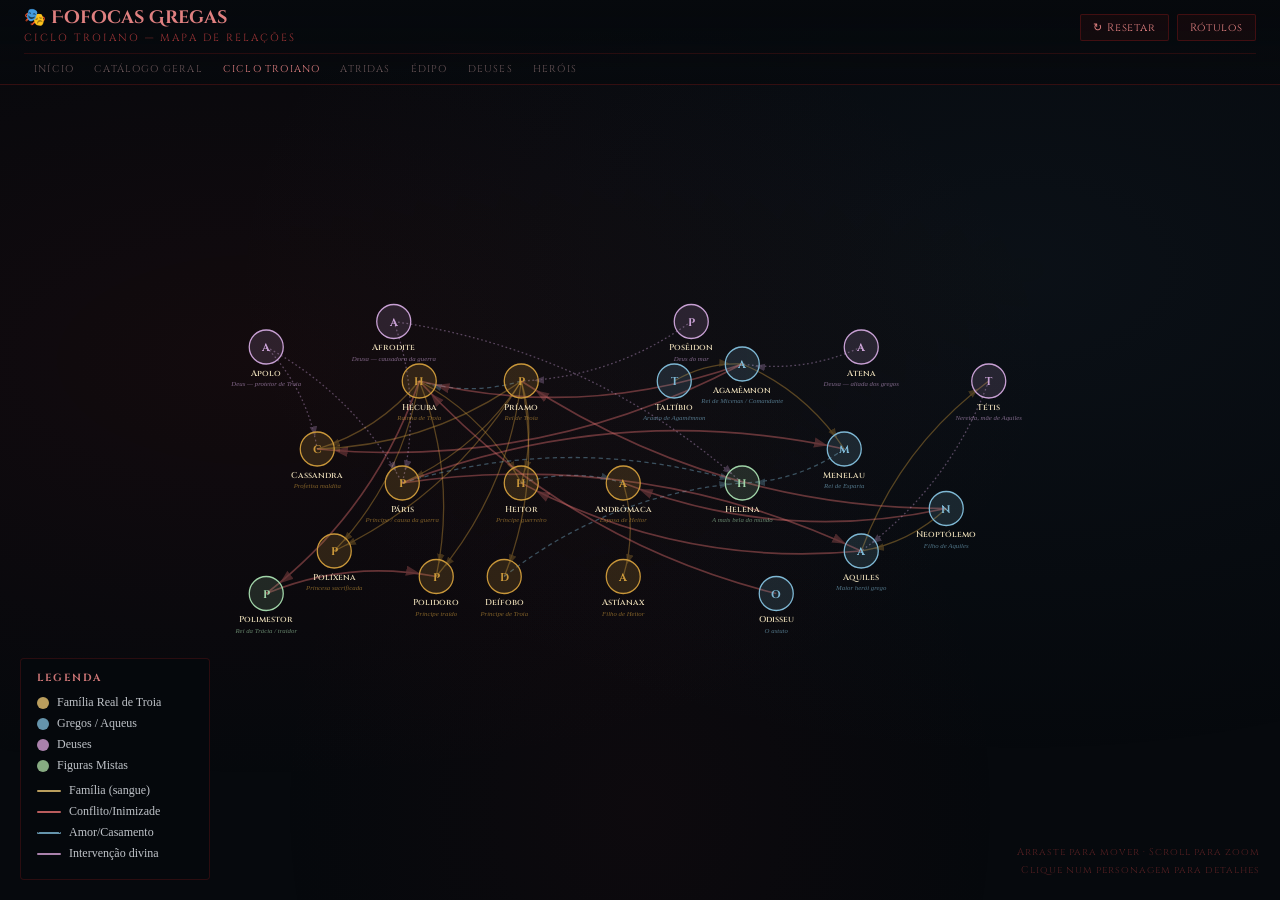
<file: ciclo-troiano-mapa.html>
<!doctype html>
<html lang="pt-BR">
    <head>
        <meta charset="UTF-8" />
        <meta name="viewport" content="width=device-width, initial-scale=1.0" />
        <title>Fofocas Gregas — Ciclo Troiano</title>
        <link
            href="https://fonts.googleapis.com/css2?family=Cinzel+Decorative:wght@700;900&family=Cinzel:wght@400;600;700&family=IM+Fell+English:ital@0;1&display=swap"
            rel="stylesheet"
        />
        <link rel="stylesheet" href="assets/css/mapa-crimson.css" />
    </head>
    <body>
        <div id="header">
            <div class="header-top">
                <div class="header-left">
                    <h1>🎭 Fofocas Gregas</h1>
                    <p>Ciclo Troiano — Mapa de Relações</p>
                </div>
                <div class="header-controls">
                    <button class="btn" onclick="resetView()">
                        &#8635; Resetar
                    </button>
                    <button class="btn" onclick="toggleLabels()">
                        Rótulos
                    </button>
                </div>
            </div>
            <nav class="site-nav" data-shared-menu></nav>
        </div>

        <div id="legend">
            <h3>Legenda</h3>
            <div class="leg-item">
                <div class="leg-dot" style="background: #e8c472"></div>
                Família Real de Troia
            </div>
            <div class="leg-item">
                <div class="leg-dot" style="background: #7eb8d4"></div>
                Gregos / Aqueus
            </div>
            <div class="leg-item">
                <div class="leg-dot" style="background: #d4a0d4"></div>
                Deuses
            </div>
            <div class="leg-item">
                <div class="leg-dot" style="background: #a8d4a0"></div>
                Figuras Mistas
            </div>
            <div style="margin-top: 10px">
                <div class="leg-item">
                    <div class="leg-line" style="background: #e8c472"></div>
                    Família (sangue)
                </div>
                <div class="leg-item">
                    <div class="leg-line" style="background: #e87272"></div>
                    Conflito/Inimizade
                </div>
                <div class="leg-item">
                    <div
                        class="leg-line"
                        style="
                            background: #7eb8d4;
                            height: 2px;
                            border-top: 2px dashed #7eb8d4;
                            background: none;
                        "
                    ></div>
                    Amor/Casamento
                </div>
                <div class="leg-item">
                    <div class="leg-line" style="background: #d4a0d4"></div>
                    Intervenção divina
                </div>
            </div>
        </div>

        <div id="info-panel">
            <button id="info-close" onclick="closeInfo()">✕</button>
            <div id="info-name"></div>
            <div id="info-role"></div>
            <div id="info-desc"></div>
            <div id="info-obras">
                <h4>Aparece em</h4>
                <div id="info-obras-list"></div>
            </div>
        </div>

        <div id="hint">
            Arraste para mover · Scroll para zoom<br />
            Clique num personagem para detalhes
        </div>

        <svg id="canvas"></svg>

        <script src="assets/js/menu-links.js"></script>
        <script src="assets/js/utils.js"></script>
        <script>
            fetch('assets/data/maps/ciclo-troiano.json')
                .then(r => r.json())
                .then(data => {
                    const nodes = data.nodes;
                    const edges = data.edges;


                // ─── RENDER ─────────────────────────────────────────────────────────────────

                const svg = document.getElementById("canvas");
                const W = window.innerWidth,
                    H = window.innerHeight;
                svg.setAttribute("viewBox", `0 0 ${W} ${H}`);

                let transform = { x: 0, y: 0, scale: 1 };
                let showLabels = true;
                let dragging = false,
                    dragStart = null,
                    transformStart = null;
                let selectedNode = null;

                const groupColors = {
                    troia: "#C9973A",
                    grego: "#7EB8D4",
                    deus: "#C8A0D4",
                    misto: "#A0D4A8",
                };
                const groupFill = {
                    troia: "rgba(201,151,58,0.18)",
                    grego: "rgba(126,184,212,0.15)",
                    deus: "rgba(200,160,212,0.15)",
                    misto: "rgba(160,212,168,0.15)",
                };
                const edgeColors = {
                    familia: "#C9973A",
                    amor: "#7EB8D4",
                    conflito: "#E87272",
                    divino: "#C8A0D4",
                };

                const ns = MapUtils.ns;

                // defs
                const defs = ns("defs");

                // arrow markers
                ["familia", "amor", "conflito", "divino"].forEach((type) => {
                    const mk = ns("marker", {
                        id: `arr-${type}`,
                        markerWidth: 8,
                        markerHeight: 8,
                        refX: 18,
                        refY: 3,
                        orient: "auto",
                    });
                    const path = ns("path", {
                        d: "M0,0 L0,6 L8,3 z",
                        fill: edgeColors[type],
                        opacity: "0.7",
                    });
                    mk.appendChild(path);
                    defs.appendChild(mk);
                });

                // glow filter
                const flt = ns("filter", {
                    id: "glow",
                    x: "-30%",
                    y: "-30%",
                    width: "160%",
                    height: "160%",
                });
                const fe1 = ns("feGaussianBlur", {
                    stdDeviation: "4",
                    result: "blur",
                });
                const fe2 = ns("feComposite", {
                    in: "SourceGraphic",
                    in2: "blur",
                    operator: "over",
                });
                flt.appendChild(fe1);
                flt.appendChild(fe2);
                defs.appendChild(flt);

                // selected glow
                const flt2 = ns("filter", {
                    id: "glow2",
                    x: "-50%",
                    y: "-50%",
                    width: "200%",
                    height: "200%",
                });
                const fe3 = ns("feGaussianBlur", {
                    stdDeviation: "8",
                    result: "blur",
                });
                const fe4 = ns("feComposite", {
                    in: "SourceGraphic",
                    in2: "blur",
                    operator: "over",
                });
                flt2.appendChild(fe3);
                flt2.appendChild(fe4);
                defs.appendChild(flt2);

                svg.appendChild(defs);

                // main group (transformable)
                const g = ns("g", { id: "main" });
                svg.appendChild(g);

                const edgeGroup = ns("g");
                const nodeGroup = ns("g");
                g.appendChild(edgeGroup);
                g.appendChild(nodeGroup);

                // draw edges
                const edgeEls = {};
                edges.forEach((e) => {
                    const src = nodes.find((n) => n.id === e.s);
                    const tgt = nodes.find((n) => n.id === e.t);
                    if (!src || !tgt) return;

                    const dx = tgt.x - src.x,
                        dy = tgt.y - src.y;
                    const mx = src.x + dx * 0.5 + dy * 0.15;
                    const my = src.y + dy * 0.5 - dx * 0.15;

                    const path = ns("path", {
                        d: `M${src.x},${src.y} Q${mx},${my} ${tgt.x},${tgt.y}`,
                        fill: "none",
                        stroke: edgeColors[e.type],
                        "stroke-width": e.type === "conflito" ? 2 : 1.5,
                        "stroke-dasharray":
                            e.type === "amor"
                                ? "5,4"
                                : e.type === "divino"
                                  ? "2,3"
                                  : "none",
                        opacity: 0.4,
                        "marker-end": `url(#arr-${e.type})`,
                    });
                    path.dataset.edge = `${e.s}-${e.t}`;
                    edgeGroup.appendChild(path);

                    // edge label (hidden by default, shows on hover)
                    const lbl = ns("text", {
                        x: mx,
                        y: my,
                        "text-anchor": "middle",
                        "font-family": "IM Fell English, Georgia, serif",
                        "font-size": "9",
                        "font-style": "italic",
                        fill: edgeColors[e.type],
                        opacity: 0,
                        "pointer-events": "none",
                    });
                    lbl.textContent = e.label;
                    lbl.dataset.edgelabel = `${e.s}-${e.t}`;
                    edgeGroup.appendChild(lbl);

                    edgeEls[`${e.s}-${e.t}`] = { path, lbl };
                });

                // draw nodes
                const nodeEls = {};
                nodes.forEach((node) => {
                    const grp = ns("g", { cursor: "pointer" });
                    grp.dataset.id = node.id;

                    // outer glow ring (hidden)
                    const ring = ns("circle", {
                        cx: node.x,
                        cy: node.y,
                        r: 26,
                        fill: "none",
                        stroke: groupColors[node.group],
                        "stroke-width": 1.5,
                        opacity: 0,
                        filter: "url(#glow)",
                    });
                    grp.appendChild(ring);

                    // bg circle
                    const circle = ns("circle", {
                        cx: node.x,
                        cy: node.y,
                        r: 20,
                        fill: groupFill[node.group],
                        stroke: groupColors[node.group],
                        "stroke-width": 1.5,
                    });
                    grp.appendChild(circle);

                    // icon char (first letter)
                    const icon = ns("text", {
                        x: node.x,
                        y: node.y + 5,
                        "text-anchor": "middle",
                        "font-family": "Cinzel, serif",
                        "font-size": "13",
                        "font-weight": "700",
                        fill: groupColors[node.group],
                        "pointer-events": "none",
                    });
                    icon.textContent = node.label[0];
                    grp.appendChild(icon);

                    // label
                    const label = ns("text", {
                        x: node.x,
                        y: node.y + 34,
                        "text-anchor": "middle",
                        "font-family": "Cinzel, serif",
                        "font-size": "10",
                        "font-weight": "600",
                        fill: "#F5E6C0",
                        opacity: showLabels ? 0.9 : 0,
                        "pointer-events": "none",
                    });
                    label.textContent = node.label;
                    grp.appendChild(label);

                    // role sublabel
                    const role = ns("text", {
                        x: node.x,
                        y: node.y + 46,
                        "text-anchor": "middle",
                        "font-family": "IM Fell English, serif",
                        "font-size": "8",
                        "font-style": "italic",
                        fill: groupColors[node.group],
                        opacity: showLabels ? 0.6 : 0,
                        "pointer-events": "none",
                    });
                    role.textContent = node.role;
                    grp.appendChild(role);

                    nodeGroup.appendChild(grp);
                    nodeEls[node.id] = { grp, circle, ring, label, role };

                    // hover
                    grp.addEventListener("mouseenter", () => {
                        if (selectedNode === node.id) return;
                        circle.setAttribute("r", 23);
                        ring.setAttribute("opacity", 0.5);
                        // highlight connected edges
                        highlightEdges(node.id, 0.85);
                    });
                    grp.addEventListener("mouseleave", () => {
                        if (selectedNode === node.id) return;
                        circle.setAttribute("r", 20);
                        ring.setAttribute("opacity", 0);
                        resetEdges();
                    });
                    grp.addEventListener("click", (ev) => {
                        ev.stopPropagation();
                        selectNode(node);
                    });
                });

                function highlightEdges(nodeId, op) { MapUtils.highlightEdges(edges, edgeEls, nodeId, op, 0.08); }
                function resetEdges() { MapUtils.resetEdges(edges, edgeEls, 0.4); }

                function selectNode(node) {
                    // deselect old
                    if (selectedNode && nodeEls[selectedNode]) {
                        nodeEls[selectedNode].circle.setAttribute("r", 20);
                        nodeEls[selectedNode].ring.setAttribute("opacity", 0);
                        nodeEls[selectedNode].circle.setAttribute(
                            "stroke-width",
                            1.5,
                        );
                    }
                    if (selectedNode === node.id) {
                        selectedNode = null;
                        resetEdges();
                        closeInfo();
                        return;
                    }
                    selectedNode = node.id;
                    nodeEls[node.id].circle.setAttribute("r", 24);
                    nodeEls[node.id].ring.setAttribute("opacity", 0.8);
                    nodeEls[node.id].circle.setAttribute("stroke-width", 2.5);
                    highlightEdges(node.id, 0.9);

                    // info panel
                    document.getElementById("info-name").textContent = node.label;
                    document.getElementById("info-role").textContent = node.role;
                    document.getElementById("info-desc").textContent = node.desc;
                    const obrasList = document.getElementById("info-obras-list");
                    obrasList.innerHTML = node.obras
                        .map((o) => `<span class="obra-tag">${o}</span>`)
                        .join("");
                    document.getElementById("info-panel").classList.add("visible");
                }

                function closeInfo() {
                    document
                        .getElementById("info-panel")
                        .classList.remove("visible");
                    if (selectedNode && nodeEls[selectedNode]) {
                        nodeEls[selectedNode].circle.setAttribute("r", 20);
                        nodeEls[selectedNode].ring.setAttribute("opacity", 0);
                        nodeEls[selectedNode].circle.setAttribute(
                            "stroke-width",
                            1.5,
                        );
                    }
                    selectedNode = null;
                    resetEdges();
                }

                svg.addEventListener("click", () => {
                    closeInfo();
                });

                // ─── PAN & ZOOM ──────────────────────────────────────────────────────────────

                function applyTransform() {
                    g.setAttribute(
                        "transform",
                        `translate(${transform.x},${transform.y}) scale(${transform.scale})`,
                    );
                }

                // Initial center
                const nodesBB = MapUtils.computeBoundingBox(nodes);

                const contentW = nodesBB.maxX - nodesBB.minX + 100;
                const contentH = nodesBB.maxY - nodesBB.minY + 100;
                const initScale =
                    Math.min((W - 60) / contentW, (H - 100) / contentH, 1) * 0.85;
                transform.scale = initScale;
                transform.x =
                    (W - contentW * initScale) / 2 - nodesBB.minX * initScale + 30;
                transform.y =
                    (H - contentH * initScale) / 2 - nodesBB.minY * initScale + 50;
                applyTransform();

                svg.addEventListener("mousedown", (e) => {
                    if (e.target.closest("[data-id]")) return;
                    dragging = true;
                    dragStart = { x: e.clientX, y: e.clientY };
                    transformStart = { ...transform };
                    svg.style.cursor = "grabbing";
                });
                window.addEventListener("mousemove", (e) => {
                    if (!dragging) return;
                    transform.x = transformStart.x + (e.clientX - dragStart.x);
                    transform.y = transformStart.y + (e.clientY - dragStart.y);
                    applyTransform();
                });
                window.addEventListener("mouseup", () => {
                    dragging = false;
                    svg.style.cursor = "default";
                });
                svg.addEventListener(
                    "wheel",
                    (e) => {
                        e.preventDefault();
                        const factor = e.deltaY < 0 ? 1.1 : 0.91;
                        const mx = e.clientX,
                            my = e.clientY;
                        transform.x = mx - (mx - transform.x) * factor;
                        transform.y = my - (my - transform.y) * factor;
                        transform.scale *= factor;
                        applyTransform();
                    },
                    { passive: false },
                );

                // touch
                let lastTouch = null;
                svg.addEventListener(
                    "touchstart",
                    (e) => {
                        if (e.touches.length === 1) {
                            dragging = true;
                            lastTouch = {
                                x: e.touches[0].clientX,
                                y: e.touches[0].clientY,
                            };
                            transformStart = { ...transform };
                            dragStart = { ...lastTouch };
                        }
                    },
                    { passive: true },
                );
                svg.addEventListener(
                    "touchmove",
                    (e) => {
                        if (!dragging || e.touches.length !== 1) return;
                        const t = e.touches[0];
                        transform.x = transformStart.x + (t.clientX - dragStart.x);
                        transform.y = transformStart.y + (t.clientY - dragStart.y);
                        applyTransform();
                    },
                    { passive: true },
                );
                svg.addEventListener("touchend", () => {
                    dragging = false;
                });

                function resetView() {
                    transform.scale = initScale;
                    transform.x =
                        (W - contentW * initScale) / 2 -
                        nodesBB.minX * initScale +
                        30;
                    transform.y =
                        (H - contentH * initScale) / 2 -
                        nodesBB.minY * initScale +
                        50;
                    applyTransform();
                }

                function toggleLabels() {
                    showLabels = !showLabels;
                    MapUtils.toggleLabels(nodeEls, showLabels, 0.6);
                }

                window.resetView = resetView;
                window.toggleLabels = toggleLabels;
                window.closeInfo = closeInfo;
        
                })
                .catch(err => console.error('Erro ao carregar dados do mapa:', err));
</script>
    </body>
</html>
</file>
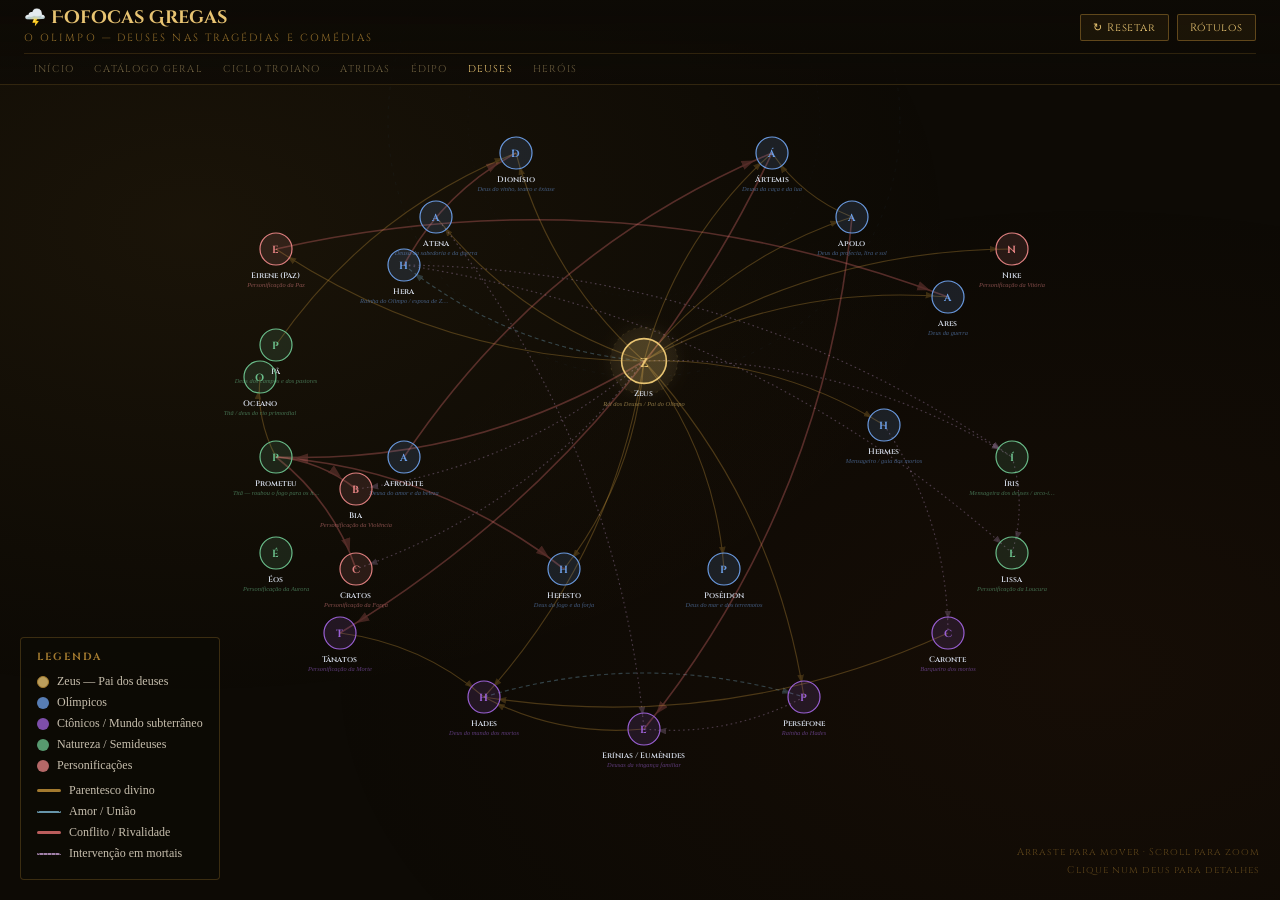
<file: deuses-mapa.html>
<!doctype html>
<html lang="pt-BR">
    <head>
        <meta charset="UTF-8" />
        <meta name="viewport" content="width=device-width, initial-scale=1.0" />
        <title>Fofocas Gregas — Os Deuses</title>
        <link
            href="https://fonts.googleapis.com/css2?family=Cinzel+Decorative:wght@700;900&family=Cinzel:wght@400;600;700&family=IM+Fell+English:ital@0;1&display=swap"
            rel="stylesheet"
        />
        <link rel="stylesheet" href="assets/css/mapa-gold.css" />
    </head>
    <body>
        <div id="header">
            <div class="header-top">
                <div class="header-left">
                    <h1>🌩️ Fofocas Gregas</h1>
                    <p>O Olimpo — Deuses nas Tragédias e Comédias</p>
                </div>
                <div class="header-controls">
                    <button class="btn" onclick="resetView()">
                        &#8635; Resetar
                    </button>
                    <button class="btn" onclick="toggleLabels()">
                        Rótulos
                    </button>
                </div>
            </div>
            <nav class="site-nav" data-shared-menu></nav>
        </div>

        <div id="legend">
            <h3>Legenda</h3>
            <div class="leg-item">
                <div
                    class="leg-dot"
                    style="background: #e8c472; border: 1px solid #c9973a"
                ></div>
                Zeus — Pai dos deuses
            </div>
            <div class="leg-item">
                <div class="leg-dot" style="background: #6a9ae0"></div>
                Olímpicos
            </div>
            <div class="leg-item">
                <div class="leg-dot" style="background: #9a60d4"></div>
                Ctônicos / Mundo subterrâneo
            </div>
            <div class="leg-item">
                <div class="leg-dot" style="background: #6abd8a"></div>
                Natureza / Semideuses
            </div>
            <div class="leg-item">
                <div class="leg-dot" style="background: #e08080"></div>
                Personificações
            </div>
            <div style="margin-top: 10px">
                <div class="leg-item">
                    <div class="leg-line" style="background: #c9973a"></div>
                    Parentesco divino
                </div>
                <div class="leg-item">
                    <div
                        class="leg-line"
                        style="
                            background: none;
                            border-top: 2px dashed #7eb8d4;
                            height: 0;
                        "
                    ></div>
                    Amor / União
                </div>
                <div class="leg-item">
                    <div class="leg-line" style="background: #e87272"></div>
                    Conflito / Rivalidade
                </div>
                <div class="leg-item">
                    <div
                        class="leg-line"
                        style="
                            background: none;
                            border-top: 2px dotted #c8a0d4;
                            height: 0;
                        "
                    ></div>
                    Intervenção em mortais
                </div>
            </div>
        </div>

        <div id="info-panel">
            <button id="info-close" onclick="closeInfo()">✕</button>
            <div id="info-name"></div>
            <div id="info-role"></div>
            <div id="info-desc"></div>
            <div id="info-obras">
                <h4>Aparece em</h4>
                <div id="info-obras-list"></div>
            </div>
        </div>

        <div id="hint">
            Arraste para mover · Scroll para zoom<br />
            Clique num deus para detalhes
        </div>

        <svg id="canvas"></svg>

        <script src="assets/js/menu-links.js"></script>
        <script src="assets/js/utils.js"></script>
        <script>
            // Layout: Zeus no centro-topo, olímpicos ao redor, ctônicos abaixo, personificações nas bordas
            fetch('assets/data/maps/deuses.json')
                .then(r => r.json())
                .then(data => {
                    const nodes = data.nodes;
                    const edges = data.edges;


                // ─── RENDER ─────────────────────────────────────────────────────────────────
                const svg = document.getElementById("canvas");
                const W = window.innerWidth,
                    H = window.innerHeight;
                svg.setAttribute("viewBox", `0 0 ${W} ${H}`);

                let transform = { x: 0, y: 0, scale: 1 },
                    showLabels = true,
                    dragging = false,
                    dragStart = null,
                    transformStart = null,
                    selectedNode = null;

                const groupColors = {
                    zeus: "#E8C472",
                    olimpico: "#6A9AE0",
                    chthon: "#9A60D4",
                    natureza: "#6ABD8A",
                    person: "#E08080",
                };

                const groupFill = {
                    zeus: "rgba(232,196,114,0.18)",
                    olimpico: "rgba(106,154,224,0.14)",
                    chthon: "rgba(154,96,212,0.14)",
                    natureza: "rgba(106,189,138,0.13)",
                    person: "rgba(224,128,128,0.13)",
                };
                const edgeColors = {
                    familia: "#C9973A",
                    amor: "#7EB8D4",
                    conflito: "#E87272",
                    divino: "#C8A0D4",
                };


                // Faixas de geração (usado só para linhas de fundo)
                const CX = 680;
                const CY = [300, 410, 520, 630];

                const ns = MapUtils.ns;

                const defs = ns("defs");
                ["familia", "amor", "conflito", "divino"].forEach((t) => {
                    const mk = ns("marker", {
                        id: `arr-${t}`,
                        markerWidth: 8,
                        markerHeight: 8,
                        refX: 20,
                        refY: 3,
                        orient: "auto",
                    });
                    mk.appendChild(
                        ns("path", {
                            d: "M0,0 L0,6 L8,3 z",
                            fill: edgeColors[t],
                            opacity: "0.75",
                        }),
                    );
                    defs.appendChild(mk);
                });
                const flt = ns("filter", {
                    id: "glow",
                    x: "-40%",
                    y: "-40%",
                    width: "180%",
                    height: "180%",
                });
                flt.appendChild(
                    ns("feGaussianBlur", { stdDeviation: "6", result: "blur" }),
                );
                flt.appendChild(
                    ns("feComposite", {
                        in: "SourceGraphic",
                        in2: "blur",
                        operator: "over",
                    }),
                );
                defs.appendChild(flt);
                // zeus special glow
                const flt2 = ns("filter", {
                    id: "zeus-glow",
                    x: "-60%",
                    y: "-60%",
                    width: "220%",
                    height: "220%",
                });
                flt2.appendChild(
                    ns("feGaussianBlur", { stdDeviation: "10", result: "blur" }),
                );
                flt2.appendChild(
                    ns("feComposite", {
                        in: "SourceGraphic",
                        in2: "blur",
                        operator: "over",
                    }),
                );
                defs.appendChild(flt2);
                svg.appendChild(defs);

                const g = ns("g", { id: "main" });
                svg.appendChild(g);
                const edgeGroup = ns("g"),
                    nodeGroup = ns("g");
                g.appendChild(edgeGroup);
                g.appendChild(nodeGroup);

                // decorative Olympus ring
                const olympRing = ns("circle", {
                    cx: CX,
                    cy: CY,
                    r: 320,
                    fill: "none",
                    stroke: "rgba(106,154,224,0.06)",
                    "stroke-width": "1",
                    "stroke-dasharray": "4,8",
                });
                edgeGroup.appendChild(olympRing);
                const olympRing2 = ns("circle", {
                    cx: CX,
                    cy: CY,
                    r: 220,
                    fill: "none",
                    stroke: "rgba(106,154,224,0.04)",
                    "stroke-width": "1",
                    "stroke-dasharray": "2,6",
                });
                edgeGroup.appendChild(olympRing2);

                // edges
                const edgeEls = {};
                edges.forEach((e) => {
                    const src = nodes.find((n) => n.id === e.s),
                        tgt = nodes.find((n) => n.id === e.t);
                    if (!src || !tgt) return;
                    const dx = tgt.x - src.x,
                        dy = tgt.y - src.y;
                    const mx = src.x + dx * 0.5 + dy * 0.15,
                        my = src.y + dy * 0.5 - dx * 0.15;
                    const dash =
                        e.type === "amor"
                            ? "5,4"
                            : e.type === "divino"
                              ? "2,4"
                              : "none";
                    const path = ns("path", {
                        d: `M${src.x},${src.y} Q${mx},${my} ${tgt.x},${tgt.y}`,
                        fill: "none",
                        stroke: edgeColors[e.type],
                        "stroke-width": e.type === "conflito" ? 2 : 1.4,
                        "stroke-dasharray": dash,
                        opacity: 0.32,
                        "marker-end": `url(#arr-${e.type})`,
                    });
                    edgeGroup.appendChild(path);
                    const lbl = ns("text", {
                        x: mx,
                        y: my,
                        "text-anchor": "middle",
                        "font-family": "IM Fell English, serif",
                        "font-size": "9",
                        "font-style": "italic",
                        fill: edgeColors[e.type],
                        opacity: 0,
                        "pointer-events": "none",
                    });
                    lbl.textContent = e.label;
                    edgeGroup.appendChild(lbl);
                    edgeEls[`${e.s}-${e.t}`] = { path, lbl };
                });

                // nodes
                const nodeEls = {};
                nodes.forEach((node) => {
                    const isZeus = node.id === "zeus";
                    const r = isZeus ? 28 : 20;
                    const grp = ns("g", { cursor: "pointer" });
                    grp.dataset.id = node.id;

                    if (isZeus) {
                        // lightning aura
                        const aura = ns("circle", {
                            cx: node.x,
                            cy: node.y,
                            r: 42,
                            fill: "rgba(232,196,114,0.06)",
                            stroke: "rgba(232,196,114,0.18)",
                            "stroke-width": "1",
                            "stroke-dasharray": "3,5",
                            filter: "url(#zeus-glow)",
                        });
                        grp.appendChild(aura);
                    }

                    const ring = ns("circle", {
                        cx: node.x,
                        cy: node.y,
                        r: r + 7,
                        fill: "none",
                        stroke: groupColors[node.group],
                        "stroke-width": 1.5,
                        opacity: 0,
                        filter: "url(#glow)",
                    });
                    grp.appendChild(ring);
                    const circle = ns("circle", {
                        cx: node.x,
                        cy: node.y,
                        r: r,
                        fill: groupFill[node.group],
                        stroke: groupColors[node.group],
                        "stroke-width": isZeus ? 2 : 1.5,
                    });
                    grp.appendChild(circle);

                    const icon = ns("text", {
                        x: node.x,
                        y: node.y + (isZeus ? 7 : 5),
                        "text-anchor": "middle",
                        "font-family": "Cinzel, serif",
                        "font-size": isZeus ? "16" : "13",
                        "font-weight": "700",
                        fill: groupColors[node.group],
                        "pointer-events": "none",
                    });
                    icon.textContent = node.label[0];
                    grp.appendChild(icon);

                    const label = ns("text", {
                        x: node.x,
                        y: node.y + r + 16,
                        "text-anchor": "middle",
                        "font-family": "Cinzel, serif",
                        "font-size": "10",
                        "font-weight": "600",
                        fill: "#E8F0FF",
                        opacity: showLabels ? 0.9 : 0,
                        "pointer-events": "none",
                    });
                    label.textContent = node.label;
                    grp.appendChild(label);

                    const role = ns("text", {
                        x: node.x,
                        y: node.y + r + 28,
                        "text-anchor": "middle",
                        "font-family": "IM Fell English, serif",
                        "font-size": "8",
                        "font-style": "italic",
                        fill: groupColors[node.group],
                        opacity: showLabels ? 0.55 : 0,
                        "pointer-events": "none",
                    });
                    role.textContent =
                        node.role.length > 30
                            ? node.role.slice(0, 30) + "…"
                            : node.role;
                    grp.appendChild(role);

                    nodeGroup.appendChild(grp);
                    nodeEls[node.id] = { grp, circle, ring, label, role, r };

                    grp.addEventListener("mouseenter", () => {
                        if (selectedNode === node.id) return;
                        circle.setAttribute("r", r + 3);
                        ring.setAttribute("opacity", 0.5);
                        highlightEdges(node.id, 0.88);
                    });
                    grp.addEventListener("mouseleave", () => {
                        if (selectedNode === node.id) return;
                        circle.setAttribute("r", r);
                        ring.setAttribute("opacity", 0);
                        resetEdges();
                    });
                    grp.addEventListener("click", (ev) => {
                        ev.stopPropagation();
                        selectNode(node);
                    });
                });

                function highlightEdges(id, op) { MapUtils.highlightEdges(edges, edgeEls, id, op, 0.04); }
                function resetEdges() { MapUtils.resetEdges(edges, edgeEls, 0.32); }

                function selectNode(node) {
                    if (selectedNode && nodeEls[selectedNode]) {
                        const old = nodeEls[selectedNode];
                        old.circle.setAttribute("r", old.r);
                        old.ring.setAttribute("opacity", 0);
                        old.circle.setAttribute(
                            "stroke-width",
                            old.r === 28 ? 2 : 1.5,
                        );
                    }
                    if (selectedNode === node.id) {
                        selectedNode = null;
                        resetEdges();
                        closeInfo();
                        return;
                    }
                    selectedNode = node.id;
                    const el = nodeEls[node.id];
                    el.circle.setAttribute("r", el.r + 4);
                    el.ring.setAttribute("opacity", 0.85);
                    el.circle.setAttribute("stroke-width", 2.5);
                    highlightEdges(node.id, 0.92);
                    document.getElementById("info-name").textContent = node.label;
                    document.getElementById("info-role").textContent = node.role;
                    document.getElementById("info-desc").textContent = node.desc;
                    document.getElementById("info-obras-list").innerHTML =
                        node.obras
                            .map((o) => `<span class="obra-tag">${o}</span>`)
                            .join("");
                    document.getElementById("info-panel").classList.add("visible");
                }
                function closeInfo() {
                    document
                        .getElementById("info-panel")
                        .classList.remove("visible");
                    if (selectedNode && nodeEls[selectedNode]) {
                        const el = nodeEls[selectedNode];
                        el.circle.setAttribute("r", el.r);
                        el.ring.setAttribute("opacity", 0);
                        el.circle.setAttribute(
                            "stroke-width",
                            el.r === 28 ? 2 : 1.5,
                        );
                    }
                    selectedNode = null;
                    resetEdges();
                }
                svg.addEventListener("click", () => closeInfo());
                window.closeInfo = closeInfo;

                // pan & zoom
                const bb = MapUtils.computeBoundingBox(nodes);
                const cW = bb.maxX - bb.minX + 160,
                    cH = bb.maxY - bb.minY + 160;
                const initScale = Math.min((W - 60) / cW, (H - 100) / cH, 1) * 0.88;
                transform.scale = initScale;
                transform.x = (W - cW * initScale) / 2 - bb.minX * initScale + 60;
                transform.y = (H - cH * initScale) / 2 - bb.minY * initScale + 55;
                function applyT() {
                    g.setAttribute(
                        "transform",
                        `translate(${transform.x},${transform.y}) scale(${transform.scale})`,
                    );
                }
                applyT();

                svg.addEventListener("mousedown", (e) => {
                    if (e.target.closest("[data-id]")) return;
                    dragging = true;
                    dragStart = { x: e.clientX, y: e.clientY };
                    transformStart = { ...transform };
                    svg.style.cursor = "grabbing";
                });
                window.addEventListener("mousemove", (e) => {
                    if (!dragging) return;
                    transform.x = transformStart.x + (e.clientX - dragStart.x);
                    transform.y = transformStart.y + (e.clientY - dragStart.y);
                    applyT();
                });
                window.addEventListener("mouseup", () => {
                    dragging = false;
                    svg.style.cursor = "default";
                });
                svg.addEventListener(
                    "wheel",
                    (e) => {
                        e.preventDefault();
                        const f = e.deltaY < 0 ? 1.1 : 0.91;
                        transform.x = e.clientX - (e.clientX - transform.x) * f;
                        transform.y = e.clientY - (e.clientY - transform.y) * f;
                        transform.scale *= f;
                        applyT();
                    },
                    { passive: false },
                );
                let ltx = null,
                    lty = null;
                svg.addEventListener(
                    "touchstart",
                    (e) => {
                        if (e.touches.length === 1) {
                            dragging = true;
                            ltx = e.touches[0].clientX;
                            lty = e.touches[0].clientY;
                            transformStart = { ...transform };
                            dragStart = { x: ltx, y: lty };
                        }
                    },
                    { passive: true },
                );
                svg.addEventListener(
                    "touchmove",
                    (e) => {
                        if (!dragging || e.touches.length !== 1) return;
                        transform.x =
                            transformStart.x + (e.touches[0].clientX - dragStart.x);
                        transform.y =
                            transformStart.y + (e.touches[0].clientY - dragStart.y);
                        applyT();
                    },
                    { passive: true },
                );
                svg.addEventListener("touchend", () => {
                    dragging = false;
                });
                function resetView() {
                    transform.scale = initScale;
                    transform.x =
                        (W - cW * initScale) / 2 - bb.minX * initScale + 60;
                    transform.y =
                        (H - cH * initScale) / 2 - bb.minY * initScale + 55;
                    applyT();
                }
                function toggleLabels() {
                    showLabels = !showLabels;
                    MapUtils.toggleLabels(nodeEls, showLabels);
                }
                window.resetView = resetView;
                window.toggleLabels = toggleLabels;
        
                })
                .catch(err => console.error('Erro ao carregar dados do mapa:', err));
</script>
    </body>
</html>
</file>
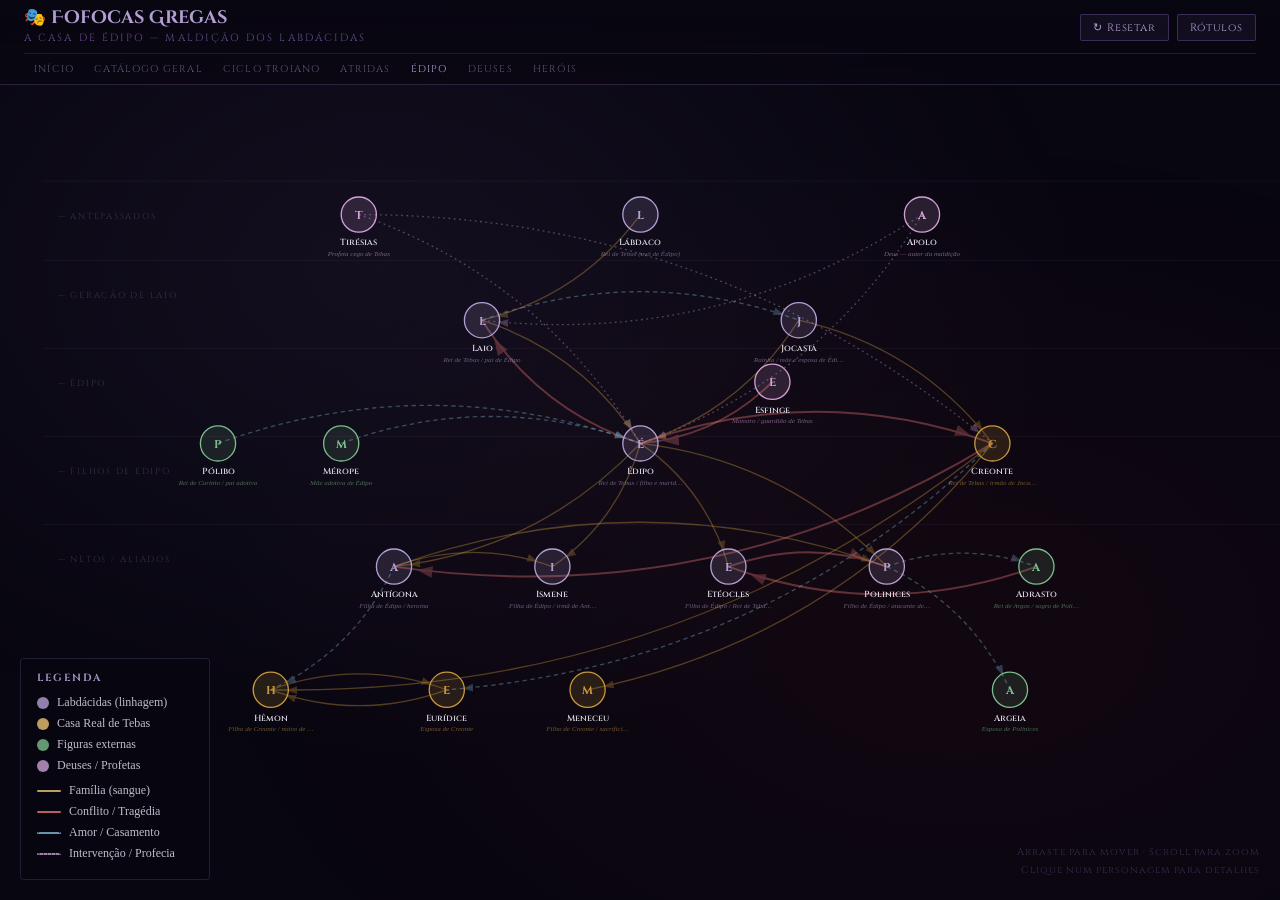
<file: familia-edipo-mapa.html>
<!doctype html>
<html lang="pt-BR">
    <head>
        <meta charset="UTF-8" />
        <meta name="viewport" content="width=device-width, initial-scale=1.0" />
        <title>Fofocas Gregas — Família de Édipo</title>
        <link
            href="https://fonts.googleapis.com/css2?family=Cinzel+Decorative:wght@700;900&family=Cinzel:wght@400;600;700&family=IM+Fell+English:ital@0;1&display=swap"
            rel="stylesheet"
        />
        <link rel="stylesheet" href="assets/css/mapa-purple.css" />
    </head>
    <body>
        <div id="header">
            <div class="header-top">
                <div class="header-left">
                    <h1>🎭 Fofocas Gregas</h1>
                    <p>A Casa de Édipo — Maldição dos Labdácidas</p>
                </div>
                <div class="header-controls">
                    <button class="btn" onclick="resetView()">
                        &#8635; Resetar
                    </button>
                    <button class="btn" onclick="toggleLabels()">
                        Rótulos
                    </button>
                </div>
            </div>
            <nav class="site-nav" data-shared-menu></nav>
        </div>

        <div id="legend">
            <h3>Legenda</h3>
            <div class="leg-item">
                <div class="leg-dot" style="background: #b49fd4"></div>
                Labdácidas (linhagem)
            </div>
            <div class="leg-item">
                <div class="leg-dot" style="background: #e8c472"></div>
                Casa Real de Tebas
            </div>
            <div class="leg-item">
                <div class="leg-dot" style="background: #7abd8a"></div>
                Figuras externas
            </div>
            <div class="leg-item">
                <div class="leg-dot" style="background: #c8a0d4"></div>
                Deuses / Profetas
            </div>
            <div style="margin-top: 10px">
                <div class="leg-item">
                    <div class="leg-line" style="background: #e8c472"></div>
                    Família (sangue)
                </div>
                <div class="leg-item">
                    <div class="leg-line" style="background: #e87272"></div>
                    Conflito / Tragédia
                </div>
                <div class="leg-item">
                    <div
                        class="leg-line"
                        style="
                            background: #7eb8d4;
                            border-top: 2px dashed #7eb8d4;
                            background: none;
                            height: 0;
                        "
                    ></div>
                    Amor / Casamento
                </div>
                <div class="leg-item">
                    <div
                        class="leg-line"
                        style="
                            background: #c8a0d4;
                            border-top: 2px dotted #c8a0d4;
                            background: none;
                            height: 0;
                        "
                    ></div>
                    Intervenção / Profecia
                </div>
            </div>
        </div>

        <div id="info-panel">
            <button id="info-close" onclick="closeInfo()">✕</button>
            <div id="info-name"></div>
            <div id="info-role"></div>
            <div id="info-desc"></div>
            <div id="info-obras">
                <h4>Aparece em</h4>
                <div id="info-obras-list"></div>
            </div>
        </div>

        <div id="hint">
            Arraste para mover · Scroll para zoom<br />
            Clique num personagem para detalhes
        </div>

        <svg id="canvas"></svg>

        <script src="assets/js/menu-links.js"></script>
        <script src="assets/js/utils.js"></script>
        <script>
            // ─── LAYOUT: disposição em gerações ────────────────────────────────────────
            // Geração 0: Antepassados / Deuses
            // Geração 1: Laio e Jocasta
            // Geração 2: Édipo
            // Geração 3: Filhos de Édipo
            // Geração 4: Netos / outros
            fetch("assets/data/maps/familia-edipo.json")
                .then((r) => r.json())
                .then((data) => {
                    const nodes = data.nodes;
                    const edges = data.edges;

                    // ─── RENDER ─────────────────────────────────────────────────────────────────
                    const svg = document.getElementById("canvas");
                    const W = window.innerWidth,
                        H = window.innerHeight;
                    svg.setAttribute("viewBox", `0 0 ${W} ${H}`);

                    let transform = { x: 0, y: 0, scale: 1 };
                    let showLabels = true;
                    let dragging = false,
                        dragStart = null,
                        transformStart = null;
                    let selectedNode = null;

                    const groupColors = {
                        labdacida: "#B49FD4",
                        tebas: "#C9973A",
                        externo: "#7ABD8A",
                        deus: "#D4A0D4",
                    };

                    const groupFill = {
                        labdacida: "rgba(180,159,212,0.15)",
                        tebas: "rgba(201,151,58,0.15)",
                        externo: "rgba(122,189,138,0.13)",
                        deus: "rgba(212,160,212,0.15)",
                    };
                    const edgeColors = {
                        familia: "#C9973A",
                        amor: "#7EB8D4",
                        conflito: "#E87272",
                        divino: "#C8A0D4",
                    };

                    // Faixas de geração (usado só para linhas de fundo)
                    const GY = [130, 220, 320, 420, 520];

                    const ns = MapUtils.ns;

                    const defs = ns("defs");
                    ["familia", "amor", "conflito", "divino"].forEach(
                        (type) => {
                            const mk = ns("marker", {
                                id: `arr-${type}`,
                                markerWidth: 8,
                                markerHeight: 8,
                                refX: 20,
                                refY: 3,
                                orient: "auto",
                            });
                            const p = ns("path", {
                                d: "M0,0 L0,6 L8,3 z",
                                fill: edgeColors[type],
                                opacity: "0.75",
                            });
                            mk.appendChild(p);
                            defs.appendChild(mk);
                        },
                    );
                    const flt = ns("filter", {
                        id: "glow",
                        x: "-30%",
                        y: "-30%",
                        width: "160%",
                        height: "160%",
                    });
                    flt.appendChild(
                        ns("feGaussianBlur", {
                            stdDeviation: "5",
                            result: "blur",
                        }),
                    );
                    flt.appendChild(
                        ns("feComposite", {
                            in: "SourceGraphic",
                            in2: "blur",
                            operator: "over",
                        }),
                    );
                    defs.appendChild(flt);
                    svg.appendChild(defs);

                    const g = ns("g", { id: "main" });
                    svg.appendChild(g);
                    const edgeGroup = ns("g");
                    const nodeGroup = ns("g");
                    g.appendChild(edgeGroup);
                    g.appendChild(nodeGroup);

                    // generation bands
                    const genLabels = [
                        "Antepassados",
                        "Geração de Laio",
                        "Édipo",
                        "Filhos de Édipo",
                        "Netos / Aliados",
                    ];
                    genLabels.forEach((lbl, i) => {
                        const t = ns("text", {
                            x: 18,
                            y: GY[i] + 5,
                            class: "gen-label",
                        });
                        t.textContent = `— ${lbl}`;
                        t.setAttribute("font-family", "Cinzel, serif");
                        t.setAttribute("font-size", "9");
                        t.setAttribute("letter-spacing", "0.15em");
                        t.setAttribute("fill", "rgba(180,159,212,0.2)");
                        edgeGroup.appendChild(t);

                        const line = ns("line", {
                            x1: 0,
                            y1: GY[i] - 38,
                            x2: W * 3,
                            y2: GY[i] - 38,
                            stroke: "rgba(180,159,212,0.07)",
                            "stroke-width": "1",
                        });
                        edgeGroup.appendChild(line);
                    });

                    // edges
                    const edgeEls = {};
                    edges.forEach((e) => {
                        const src = nodes.find((n) => n.id === e.s);
                        const tgt = nodes.find((n) => n.id === e.t);
                        if (!src || !tgt) return;
                        const dx = tgt.x - src.x,
                            dy = tgt.y - src.y;
                        const mx = src.x + dx * 0.5 + dy * 0.18;
                        const my = src.y + dy * 0.5 - dx * 0.18;

                        const dash =
                            e.type === "amor"
                                ? "5,4"
                                : e.type === "divino"
                                  ? "2,4"
                                  : "none";
                        const path = ns("path", {
                            d: `M${src.x},${src.y} Q${mx},${my} ${tgt.x},${tgt.y}`,
                            fill: "none",
                            stroke: edgeColors[e.type],
                            "stroke-width": e.type === "conflito" ? 2.2 : 1.5,
                            "stroke-dasharray": dash,
                            opacity: 0.38,
                            "marker-end": `url(#arr-${e.type})`,
                        });
                        edgeGroup.appendChild(path);

                        const lbl = ns("text", {
                            x: mx,
                            y: my,
                            "text-anchor": "middle",
                            "font-family": "IM Fell English, serif",
                            "font-size": "9",
                            "font-style": "italic",
                            fill: edgeColors[e.type],
                            opacity: 0,
                            "pointer-events": "none",
                        });
                        lbl.textContent = e.label;
                        edgeGroup.appendChild(lbl);
                        edgeEls[`${e.s}-${e.t}`] = { path, lbl };
                    });

                    // nodes
                    const nodeEls = {};
                    nodes.forEach((node) => {
                        const grp = ns("g", { cursor: "pointer" });
                        grp.dataset.id = node.id;

                        const ring = ns("circle", {
                            cx: node.x,
                            cy: node.y,
                            r: 27,
                            fill: "none",
                            stroke: groupColors[node.group],
                            "stroke-width": 1.5,
                            opacity: 0,
                            filter: "url(#glow)",
                        });
                        grp.appendChild(ring);

                        const circle = ns("circle", {
                            cx: node.x,
                            cy: node.y,
                            r: 20,
                            fill: groupFill[node.group],
                            stroke: groupColors[node.group],
                            "stroke-width": 1.5,
                        });
                        grp.appendChild(circle);

                        const icon = ns("text", {
                            x: node.x,
                            y: node.y + 5,
                            "text-anchor": "middle",
                            "font-family": "Cinzel, serif",
                            "font-size": "13",
                            "font-weight": "700",
                            fill: groupColors[node.group],
                            "pointer-events": "none",
                        });
                        icon.textContent = node.label[0];
                        grp.appendChild(icon);

                        const label = ns("text", {
                            x: node.x,
                            y: node.y + 35,
                            "text-anchor": "middle",
                            "font-family": "Cinzel, serif",
                            "font-size": "10",
                            "font-weight": "600",
                            fill: "#EDE8F5",
                            opacity: showLabels ? 0.9 : 0,
                            "pointer-events": "none",
                        });
                        label.textContent = node.label;
                        grp.appendChild(label);

                        const role = ns("text", {
                            x: node.x,
                            y: node.y + 47,
                            "text-anchor": "middle",
                            "font-family": "IM Fell English, serif",
                            "font-size": "8",
                            "font-style": "italic",
                            fill: groupColors[node.group],
                            opacity: showLabels ? 0.55 : 0,
                            "pointer-events": "none",
                        });
                        role.textContent =
                            node.role.length > 28
                                ? node.role.slice(0, 28) + "…"
                                : node.role;
                        grp.appendChild(role);

                        nodeGroup.appendChild(grp);
                        nodeEls[node.id] = { grp, circle, ring, label, role };

                        grp.addEventListener("mouseenter", () => {
                            if (selectedNode === node.id) return;
                            circle.setAttribute("r", 23);
                            ring.setAttribute("opacity", 0.5);
                            highlightEdges(node.id, 0.88);
                        });
                        grp.addEventListener("mouseleave", () => {
                            if (selectedNode === node.id) return;
                            circle.setAttribute("r", 20);
                            ring.setAttribute("opacity", 0);
                            resetEdges();
                        });
                        grp.addEventListener("click", (ev) => {
                            ev.stopPropagation();
                            selectNode(node);
                        });
                    });

                    function highlightEdges(id, op) {
                        MapUtils.highlightEdges(edges, edgeEls, id, op, 0.06);
                    }
                    function resetEdges() {
                        MapUtils.resetEdges(edges, edgeEls, 0.38);
                    }
                    function selectNode(node) {
                        if (selectedNode && nodeEls[selectedNode]) {
                            nodeEls[selectedNode].circle.setAttribute("r", 20);
                            nodeEls[selectedNode].ring.setAttribute(
                                "opacity",
                                0,
                            );
                            nodeEls[selectedNode].circle.setAttribute(
                                "stroke-width",
                                1.5,
                            );
                        }
                        if (selectedNode === node.id) {
                            selectedNode = null;
                            resetEdges();
                            closeInfo();
                            return;
                        }
                        selectedNode = node.id;
                        nodeEls[node.id].circle.setAttribute("r", 24);
                        nodeEls[node.id].ring.setAttribute("opacity", 0.85);
                        nodeEls[node.id].circle.setAttribute(
                            "stroke-width",
                            2.5,
                        );
                        highlightEdges(node.id, 0.92);
                        document.getElementById("info-name").textContent =
                            node.label;
                        document.getElementById("info-role").textContent =
                            node.role;
                        document.getElementById("info-desc").textContent =
                            node.desc;
                        document.getElementById("info-obras-list").innerHTML =
                            node.obras
                                .map(
                                    (o) => `<span class="obra-tag">${o}</span>`,
                                )
                                .join("");
                        document
                            .getElementById("info-panel")
                            .classList.add("visible");
                    }
                    function closeInfo() {
                        document
                            .getElementById("info-panel")
                            .classList.remove("visible");
                        if (selectedNode && nodeEls[selectedNode]) {
                            nodeEls[selectedNode].circle.setAttribute("r", 20);
                            nodeEls[selectedNode].ring.setAttribute(
                                "opacity",
                                0,
                            );
                            nodeEls[selectedNode].circle.setAttribute(
                                "stroke-width",
                                1.5,
                            );
                        }
                        selectedNode = null;
                        resetEdges();
                    }
                    svg.addEventListener("click", () => closeInfo());
                    window.closeInfo = closeInfo;

                    // ─── PAN & ZOOM ──────────────────────────────────────────────────────────────
                    const bb = MapUtils.computeBoundingBox(nodes);
                    const cW = bb.maxX - bb.minX + 120,
                        cH = bb.maxY - bb.minY + 120;
                    const initScale =
                        Math.min((W - 60) / cW, (H - 100) / cH, 1) * 0.88;
                    transform.scale = initScale;
                    transform.x =
                        (W - cW * initScale) / 2 - bb.minX * initScale + 40;
                    transform.y =
                        (H - cH * initScale) / 2 - bb.minY * initScale + 55;

                    function applyT() {
                        g.setAttribute(
                            "transform",
                            `translate(${transform.x},${transform.y}) scale(${transform.scale})`,
                        );
                    }
                    applyT();

                    svg.addEventListener("mousedown", (e) => {
                        if (e.target.closest("[data-id]")) return;
                        dragging = true;
                        dragStart = { x: e.clientX, y: e.clientY };
                        transformStart = { ...transform };
                        svg.style.cursor = "grabbing";
                    });
                    window.addEventListener("mousemove", (e) => {
                        if (!dragging) return;
                        transform.x =
                            transformStart.x + (e.clientX - dragStart.x);
                        transform.y =
                            transformStart.y + (e.clientY - dragStart.y);
                        applyT();
                    });
                    window.addEventListener("mouseup", () => {
                        dragging = false;
                        svg.style.cursor = "default";
                    });
                    svg.addEventListener(
                        "wheel",
                        (e) => {
                            e.preventDefault();
                            const f = e.deltaY < 0 ? 1.1 : 0.91;
                            transform.x =
                                e.clientX - (e.clientX - transform.x) * f;
                            transform.y =
                                e.clientY - (e.clientY - transform.y) * f;
                            transform.scale *= f;
                            applyT();
                        },
                        { passive: false },
                    );

                    let lastTouch = null;
                    svg.addEventListener(
                        "touchstart",
                        (e) => {
                            if (e.touches.length === 1) {
                                dragging = true;
                                lastTouch = {
                                    x: e.touches[0].clientX,
                                    y: e.touches[0].clientY,
                                };
                                transformStart = { ...transform };
                                dragStart = { ...lastTouch };
                            }
                        },
                        { passive: true },
                    );
                    svg.addEventListener(
                        "touchmove",
                        (e) => {
                            if (!dragging || e.touches.length !== 1) return;
                            const t = e.touches[0];
                            transform.x =
                                transformStart.x + (t.clientX - dragStart.x);
                            transform.y =
                                transformStart.y + (t.clientY - dragStart.y);
                            applyT();
                        },
                        { passive: true },
                    );
                    svg.addEventListener("touchend", () => {
                        dragging = false;
                    });

                    function resetView() {
                        transform.scale = initScale;
                        transform.x =
                            (W - cW * initScale) / 2 - bb.minX * initScale + 40;
                        transform.y =
                            (H - cH * initScale) / 2 - bb.minY * initScale + 55;
                        applyT();
                    }
                    function toggleLabels() {
                        showLabels = !showLabels;
                        MapUtils.toggleLabels(nodeEls, showLabels);
                    }
                    window.resetView = resetView;
                    window.toggleLabels = toggleLabels;
                })
                .catch((err) =>
                    console.error("Erro ao carregar dados do mapa:", err),
                );
        </script>
    </body>
</html>
</file>
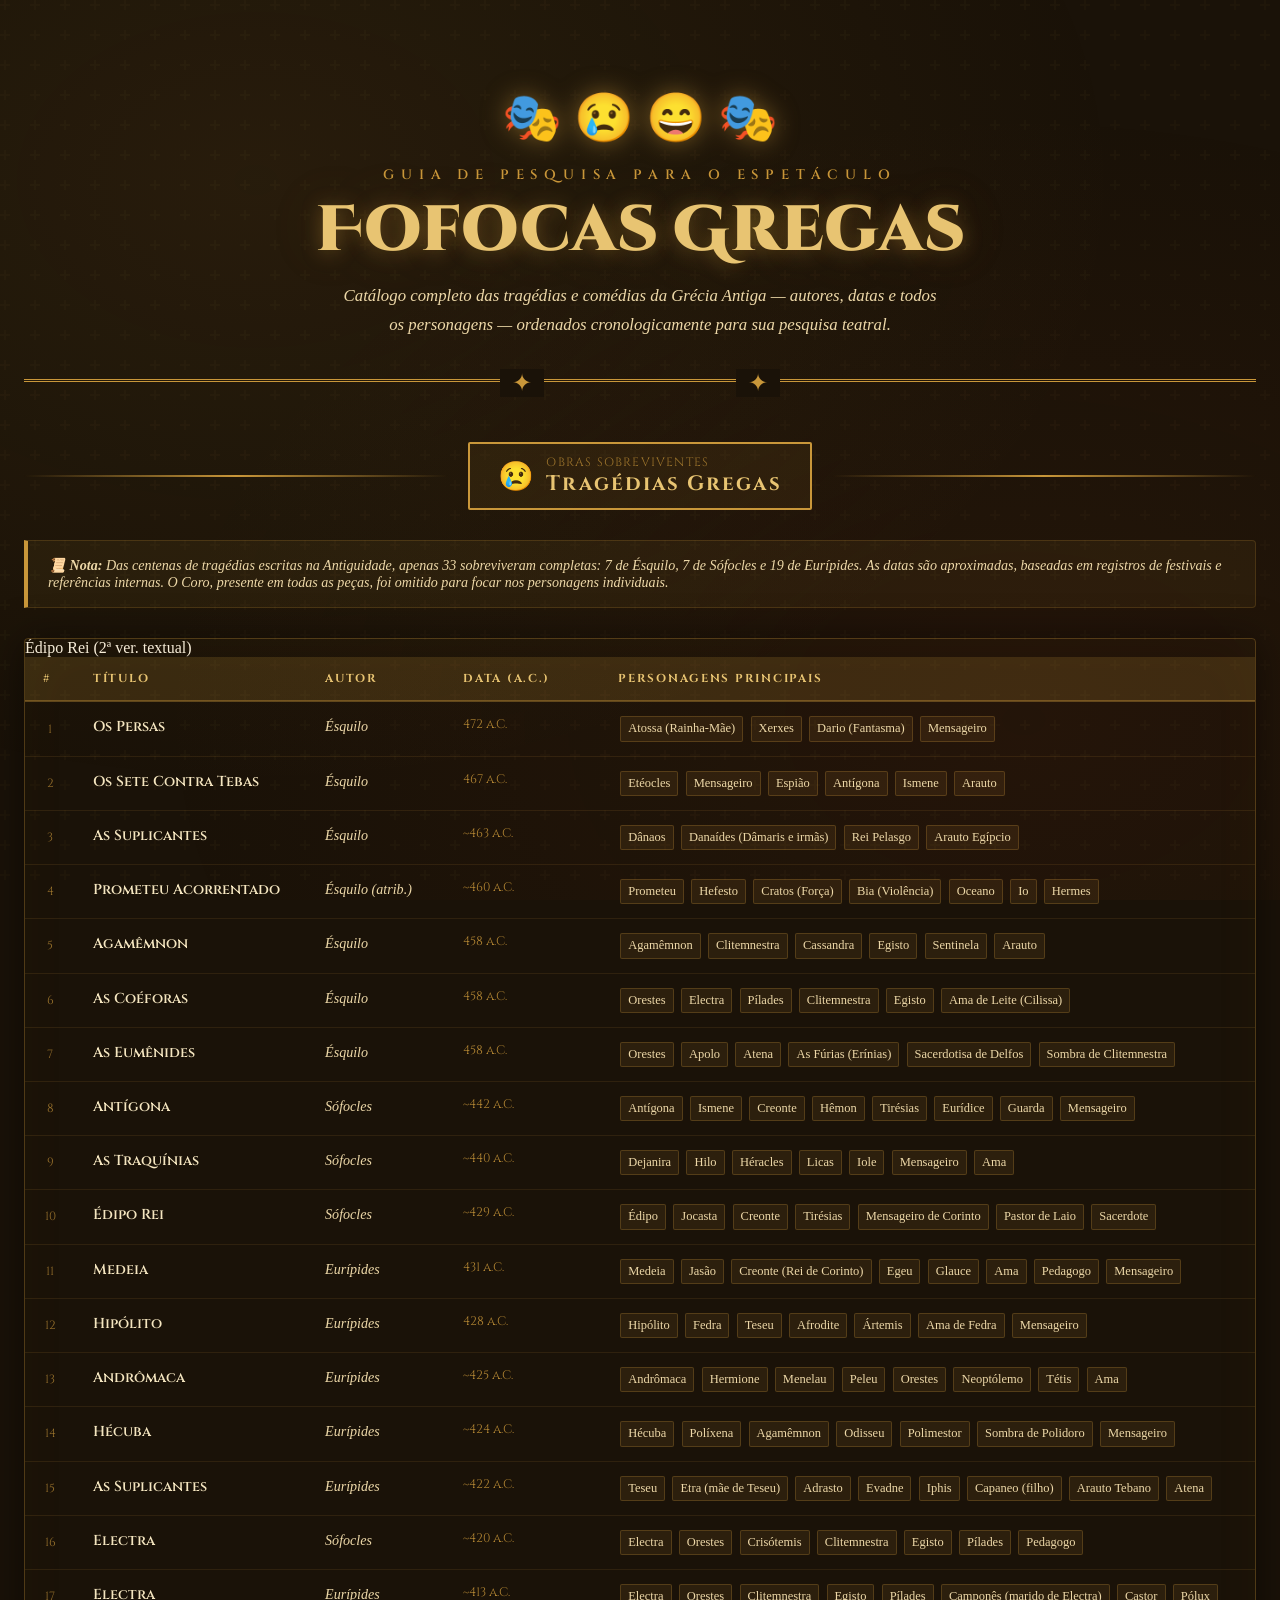
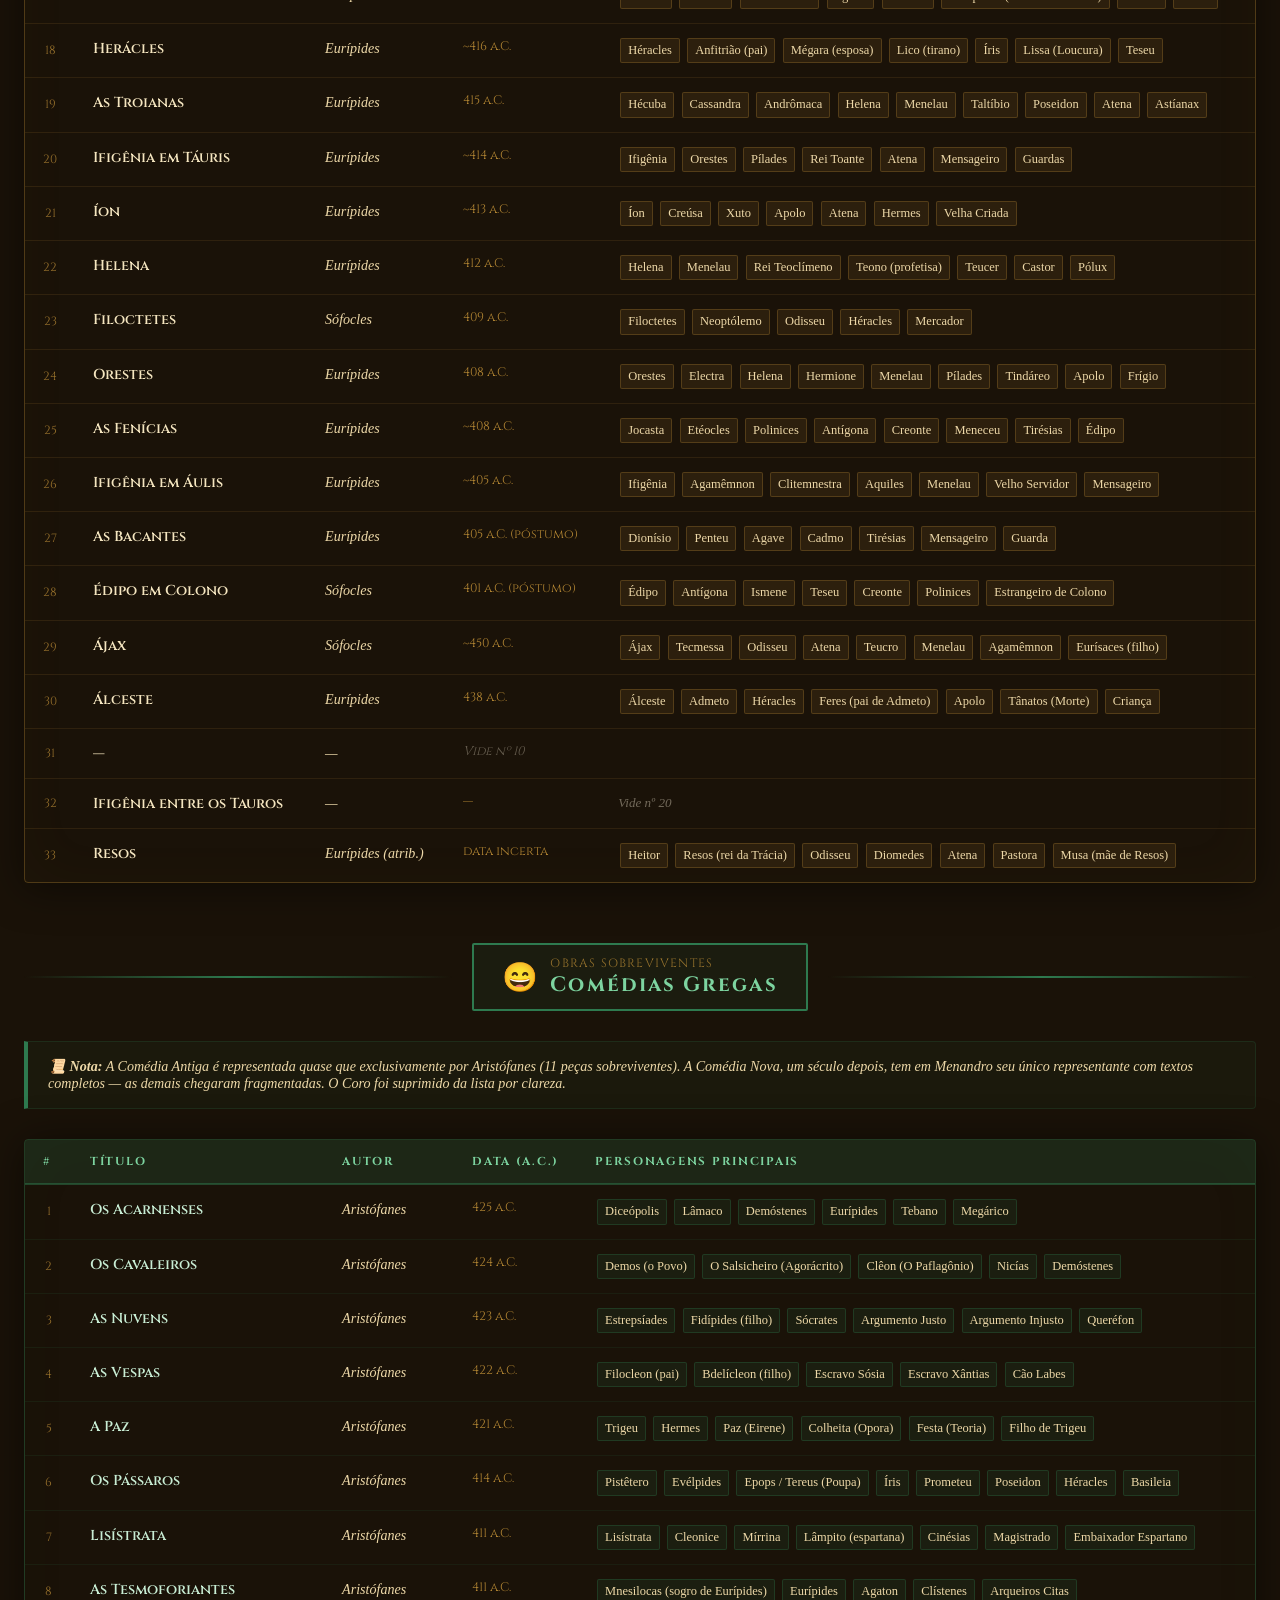
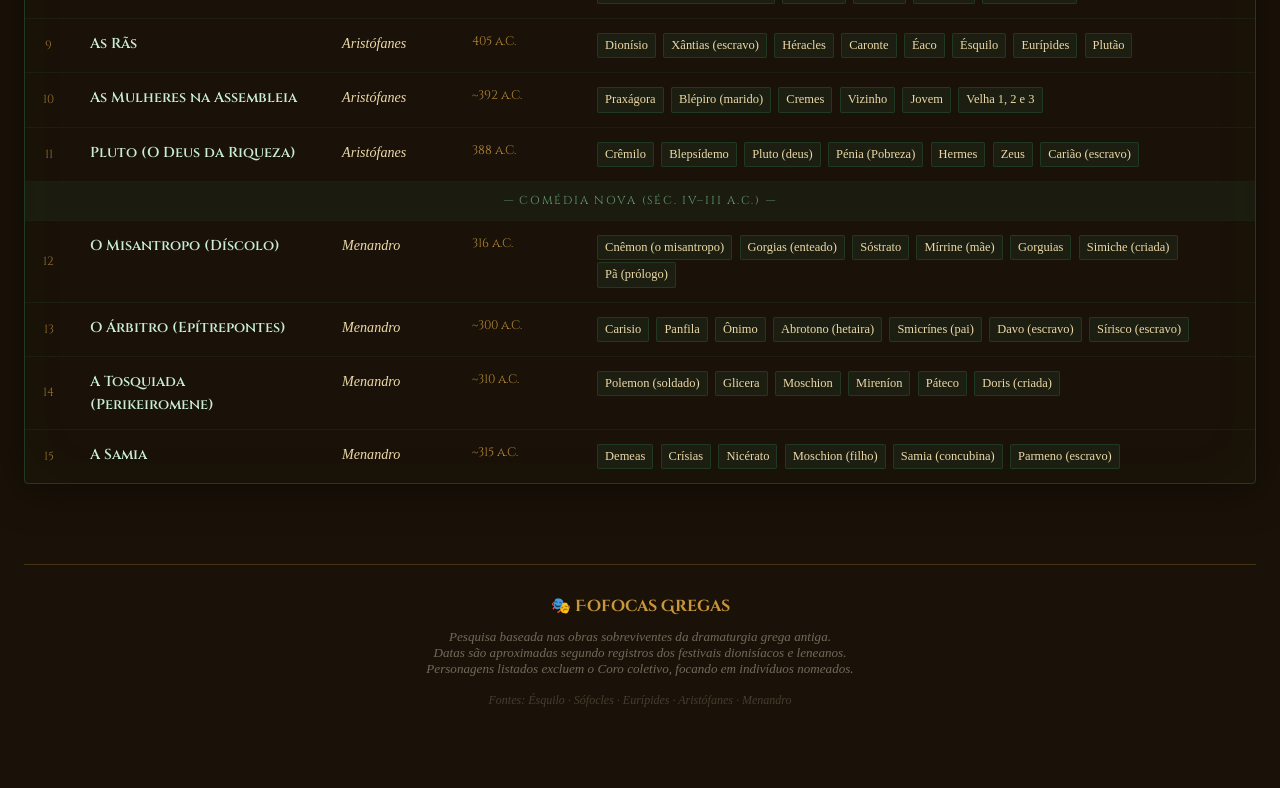
<file: fofocas-gregas.html>
<!DOCTYPE html>
<html lang="pt-BR">
<head>
<meta charset="UTF-8">
<meta name="viewport" content="width=device-width, initial-scale=1.0">
<title>Fofocas Gregas – Guia de Personagens</title>
<link href="https://fonts.googleapis.com/css2?family=Cinzel+Decorative:wght@400;700;900&family=Cinzel:wght@400;600;700&family=IM+Fell+English:ital@0;1&display=swap" rel="stylesheet">
<style>
  :root {
    --gold: #C9973A;
    --gold-light: #E8C472;
    --gold-pale: #F5E6C0;
    --terracotta: #9B3A1A;
    --terracotta-light: #C4562A;
    --deep: #1A1208;
    --dark: #2C1F0A;
    --parchment: #F7EDD8;
    --parchment-dark: #EDD8A8;
    --comedy: #1A4A2E;
    --comedy-light: #2E7A4F;
    --comedy-pale: #D4EAD8;
    --ink: #3A2A08;
  }

  * { margin: 0; padding: 0; box-sizing: border-box; }

  body {
    background-color: var(--deep);
    color: var(--parchment);
    font-family: 'IM Fell English', Georgia, serif;
    min-height: 100vh;
    overflow-x: hidden;
  }

  /* BACKGROUND TEXTURE */
  body::before {
    content: '';
    position: fixed;
    inset: 0;
    background-image:
      radial-gradient(ellipse at 20% 20%, rgba(201,151,58,0.08) 0%, transparent 60%),
      radial-gradient(ellipse at 80% 80%, rgba(155,58,26,0.08) 0%, transparent 60%),
      url("data:image/svg+xml,%3Csvg width='60' height='60' viewBox='0 0 60 60' xmlns='http://www.w3.org/2000/svg'%3E%3Cg fill='none' fill-rule='evenodd'%3E%3Cg fill='%23C9973A' fill-opacity='0.03'%3E%3Cpath d='M36 34v-4h-2v4h-4v2h4v4h2v-4h4v-2h-4zm0-30V0h-2v4h-4v2h4v4h2V6h4V4h-4zM6 34v-4H4v4H0v2h4v4h2v-4h4v-2H6zM6 4V0H4v4H0v2h4v4h2V6h4V4H6z'/%3E%3C/g%3E%3C/g%3E%3C/svg%3E");
    pointer-events: none;
    z-index: 0;
  }

  .container {
    position: relative;
    z-index: 1;
    max-width: 1400px;
    margin: 0 auto;
    padding: 40px 24px 80px;
  }

  /* HEADER */
  .header {
    text-align: center;
    margin-bottom: 60px;
    padding: 50px 20px 40px;
    border-bottom: 3px double var(--gold);
    position: relative;
  }

  .header::before, .header::after {
    content: '✦';
    font-size: 1.5rem;
    color: var(--gold);
    position: absolute;
    bottom: -1.1rem;
    background: var(--deep);
    padding: 0 12px;
  }
  .header::before { left: calc(50% - 140px); }
  .header::after { right: calc(50% - 140px); }

  .mask-row {
    display: flex;
    justify-content: center;
    gap: 20px;
    margin-bottom: 20px;
    font-size: 3rem;
    filter: drop-shadow(0 0 12px rgba(201,151,58,0.5));
  }

  .title-sub {
    font-family: 'Cinzel', serif;
    font-size: 0.85rem;
    font-weight: 600;
    letter-spacing: 0.5em;
    color: var(--gold);
    text-transform: uppercase;
    margin-bottom: 12px;
  }

  h1 {
    font-family: 'Cinzel Decorative', serif;
    font-size: clamp(2.2rem, 5vw, 4rem);
    font-weight: 900;
    color: var(--gold-light);
    line-height: 1.1;
    text-shadow: 0 2px 20px rgba(201,151,58,0.4), 0 0 60px rgba(201,151,58,0.15);
    margin-bottom: 16px;
  }

  .header-desc {
    font-style: italic;
    color: var(--parchment-dark);
    font-size: 1.05rem;
    max-width: 600px;
    margin: 0 auto;
    line-height: 1.7;
  }

  /* SECTION TITLES */
  .section-header {
    display: flex;
    align-items: center;
    gap: 20px;
    margin: 60px 0 30px;
  }

  .section-line {
    flex: 1;
    height: 2px;
    background: linear-gradient(to right, transparent, var(--gold), transparent);
  }

  .section-line.comedy {
    background: linear-gradient(to right, transparent, var(--comedy-light), transparent);
  }

  .section-badge {
    display: flex;
    align-items: center;
    gap: 12px;
    padding: 10px 28px;
    border: 2px solid var(--gold);
    border-radius: 2px;
    background: rgba(201,151,58,0.08);
  }

  .section-badge.comedy {
    border-color: var(--comedy-light);
    background: rgba(46,122,79,0.1);
  }

  .section-badge .icon { font-size: 1.8rem; }

  .section-badge h2 {
    font-family: 'Cinzel', serif;
    font-size: 1.3rem;
    font-weight: 700;
    letter-spacing: 0.1em;
    color: var(--gold-light);
  }

  .section-badge.comedy h2 { color: #7DD4A0; }

  .section-count {
    font-family: 'Cinzel', serif;
    font-size: 0.75rem;
    color: var(--gold);
    opacity: 0.7;
    letter-spacing: 0.1em;
  }

  /* TABLE WRAPPER */
  .table-wrap {
    overflow-x: auto;
    border: 1px solid rgba(201,151,58,0.3);
    border-radius: 4px;
    box-shadow: 0 4px 40px rgba(0,0,0,0.5), inset 0 0 60px rgba(201,151,58,0.03);
  }

  .table-wrap.comedy {
    border-color: rgba(46,122,79,0.4);
    box-shadow: 0 4px 40px rgba(0,0,0,0.5), inset 0 0 60px rgba(46,122,79,0.03);
  }

  table {
    width: 100%;
    border-collapse: collapse;
    font-size: 0.88rem;
  }

  thead tr {
    background: rgba(201,151,58,0.18);
  }

  .comedy thead tr {
    background: rgba(46,122,79,0.2);
  }

  th {
    font-family: 'Cinzel', serif;
    font-size: 0.72rem;
    font-weight: 700;
    letter-spacing: 0.15em;
    text-transform: uppercase;
    color: var(--gold-light);
    padding: 14px 18px;
    text-align: left;
    border-bottom: 2px solid rgba(201,151,58,0.4);
    white-space: nowrap;
  }

  .comedy th {
    color: #7DD4A0;
    border-bottom-color: rgba(46,122,79,0.5);
  }

  tbody tr {
    border-bottom: 1px solid rgba(201,151,58,0.12);
    transition: background 0.2s;
  }

  .comedy tbody tr {
    border-bottom-color: rgba(46,122,79,0.12);
  }

  tbody tr:hover {
    background: rgba(201,151,58,0.06);
  }

  .comedy tbody tr:hover {
    background: rgba(46,122,79,0.07);
  }

  tbody tr:last-child { border-bottom: none; }

  td {
    padding: 13px 18px;
    vertical-align: top;
    color: var(--parchment);
    line-height: 1.6;
  }

  td:nth-child(1) { /* # */
    font-family: 'Cinzel', serif;
    font-size: 0.75rem;
    color: var(--gold);
    opacity: 0.7;
    width: 40px;
    text-align: center;
    vertical-align: middle;
  }

  td:nth-child(2) { /* Título */
    font-family: 'Cinzel', serif;
    font-size: 0.9rem;
    font-weight: 600;
    color: var(--gold-pale);
    min-width: 180px;
  }

  .comedy td:nth-child(2) { color: #C8EDD4; }

  td:nth-child(3) { /* Autor */
    font-style: italic;
    color: var(--parchment-dark);
    min-width: 130px;
  }

  td:nth-child(4) { /* Data */
    font-family: 'Cinzel', serif;
    font-size: 0.78rem;
    color: var(--gold);
    opacity: 0.85;
    min-width: 90px;
    white-space: nowrap;
  }

  td:nth-child(5) { /* Personagens */
    min-width: 380px;
    font-size: 0.82rem;
    color: #D8CCAA;
    line-height: 1.7;
  }

  .char-tag {
    display: inline-block;
    background: rgba(201,151,58,0.1);
    border: 1px solid rgba(201,151,58,0.25);
    border-radius: 2px;
    padding: 1px 7px;
    margin: 1px 2px;
    font-size: 0.78rem;
    color: var(--parchment-dark);
    white-space: nowrap;
  }

  .comedy .char-tag {
    background: rgba(46,122,79,0.12);
    border-color: rgba(46,122,79,0.3);
  }

  /* FOOTER */
  .footer {
    text-align: center;
    margin-top: 80px;
    padding-top: 30px;
    border-top: 1px solid rgba(201,151,58,0.25);
    font-style: italic;
    color: rgba(247,237,216,0.4);
    font-size: 0.82rem;
  }

  .footer strong {
    font-family: 'Cinzel Decorative', serif;
    color: var(--gold);
    font-style: normal;
    font-size: 1rem;
  }

  /* NOTA */
  .nota {
    background: rgba(201,151,58,0.07);
    border: 1px solid rgba(201,151,58,0.2);
    border-left: 4px solid var(--gold);
    border-radius: 0 4px 4px 0;
    padding: 16px 20px;
    margin: 30px 0;
    font-size: 0.88rem;
    color: var(--parchment-dark);
    font-style: italic;
  }

  .nota.comedy {
    background: rgba(46,122,79,0.07);
    border-color: rgba(46,122,79,0.2);
    border-left-color: var(--comedy-light);
  }
</style>
</head>
<body>
<div class="container">

  <!-- HEADER -->
  <div class="header">
    <div class="mask-row">🎭 😢 😄 🎭</div>
    <div class="title-sub">Guia de Pesquisa para o Espetáculo</div>
    <h1>Fofocas Gregas</h1>
    <p class="header-desc">Catálogo completo das tragédias e comédias da Grécia Antiga — autores, datas e todos os personagens — ordenados cronologicamente para sua pesquisa teatral.</p>
  </div>

  <!-- ============ TRAGÉDIAS ============ -->
  <div class="section-header">
    <div class="section-line"></div>
    <div class="section-badge">
      <span class="icon">😢</span>
      <div>
        <div class="section-count">OBRAS SOBREVIVENTES</div>
        <h2>Tragédias Gregas</h2>
      </div>
    </div>
    <div class="section-line"></div>
  </div>

  <div class="nota">
    📜 <strong>Nota:</strong> Das centenas de tragédias escritas na Antiguidade, apenas 33 sobreviveram completas: 7 de Ésquilo, 7 de Sófocles e 19 de Eurípides. As datas são aproximadas, baseadas em registros de festivais e referências internas. O Coro, presente em todas as peças, foi omitido para focar nos personagens individuais.
  </div>

  <div class="table-wrap">
    <table>
      <thead>
        <tr>
          <th>#</th>
          <th>Título</th>
          <th>Autor</th>
          <th>Data (a.C.)</th>
          <th>Personagens Principais</th>
        </tr>
      </thead>
      <tbody>
        <tr>
          <td>1</td>
          <td>Os Persas</td>
          <td>Ésquilo</td>
          <td>472 a.C.</td>
          <td>
            <span class="char-tag">Atossa (Rainha-Mãe)</span>
            <span class="char-tag">Xerxes</span>
            <span class="char-tag">Dario (Fantasma)</span>
            <span class="char-tag">Mensageiro</span>
          </td>
        </tr>
        <tr>
          <td>2</td>
          <td>Os Sete Contra Tebas</td>
          <td>Ésquilo</td>
          <td>467 a.C.</td>
          <td>
            <span class="char-tag">Etéocles</span>
            <span class="char-tag">Mensageiro</span>
            <span class="char-tag">Espião</span>
            <span class="char-tag">Antígona</span>
            <span class="char-tag">Ismene</span>
            <span class="char-tag">Arauto</span>
          </td>
        </tr>
        <tr>
          <td>3</td>
          <td>As Suplicantes</td>
          <td>Ésquilo</td>
          <td>~463 a.C.</td>
          <td>
            <span class="char-tag">Dânaos</span>
            <span class="char-tag">Danaídes (Dâmaris e irmãs)</span>
            <span class="char-tag">Rei Pelasgo</span>
            <span class="char-tag">Arauto Egípcio</span>
          </td>
        </tr>
        <tr>
          <td>4</td>
          <td>Prometeu Acorrentado</td>
          <td>Ésquilo (atrib.)</td>
          <td>~460 a.C.</td>
          <td>
            <span class="char-tag">Prometeu</span>
            <span class="char-tag">Hefesto</span>
            <span class="char-tag">Cratos (Força)</span>
            <span class="char-tag">Bia (Violência)</span>
            <span class="char-tag">Oceano</span>
            <span class="char-tag">Io</span>
            <span class="char-tag">Hermes</span>
          </td>
        </tr>
        <tr>
          <td>5</td>
          <td>Agamêmnon</td>
          <td>Ésquilo</td>
          <td>458 a.C.</td>
          <td>
            <span class="char-tag">Agamêmnon</span>
            <span class="char-tag">Clitemnestra</span>
            <span class="char-tag">Cassandra</span>
            <span class="char-tag">Egisto</span>
            <span class="char-tag">Sentinela</span>
            <span class="char-tag">Arauto</span>
          </td>
        </tr>
        <tr>
          <td>6</td>
          <td>As Coéforas</td>
          <td>Ésquilo</td>
          <td>458 a.C.</td>
          <td>
            <span class="char-tag">Orestes</span>
            <span class="char-tag">Electra</span>
            <span class="char-tag">Pílades</span>
            <span class="char-tag">Clitemnestra</span>
            <span class="char-tag">Egisto</span>
            <span class="char-tag">Ama de Leite (Cilissa)</span>
          </td>
        </tr>
        <tr>
          <td>7</td>
          <td>As Eumênides</td>
          <td>Ésquilo</td>
          <td>458 a.C.</td>
          <td>
            <span class="char-tag">Orestes</span>
            <span class="char-tag">Apolo</span>
            <span class="char-tag">Atena</span>
            <span class="char-tag">As Fúrias (Erínias)</span>
            <span class="char-tag">Sacerdotisa de Delfos</span>
            <span class="char-tag">Sombra de Clitemnestra</span>
          </td>
        </tr>
        <tr>
          <td>8</td>
          <td>Antígona</td>
          <td>Sófocles</td>
          <td>~442 a.C.</td>
          <td>
            <span class="char-tag">Antígona</span>
            <span class="char-tag">Ismene</span>
            <span class="char-tag">Creonte</span>
            <span class="char-tag">Hêmon</span>
            <span class="char-tag">Tirésias</span>
            <span class="char-tag">Eurídice</span>
            <span class="char-tag">Guarda</span>
            <span class="char-tag">Mensageiro</span>
          </td>
        </tr>
        <tr>
          <td>9</td>
          <td>As Traquínias</td>
          <td>Sófocles</td>
          <td>~440 a.C.</td>
          <td>
            <span class="char-tag">Dejanira</span>
            <span class="char-tag">Hilo</span>
            <span class="char-tag">Héracles</span>
            <span class="char-tag">Licas</span>
            <span class="char-tag">Iole</span>
            <span class="char-tag">Mensageiro</span>
            <span class="char-tag">Ama</span>
          </td>
        </tr>
        <tr>
          <td>10</td>
          <td>Édipo Rei</td>
          <td>Sófocles</td>
          <td>~429 a.C.</td>
          <td>
            <span class="char-tag">Édipo</span>
            <span class="char-tag">Jocasta</span>
            <span class="char-tag">Creonte</span>
            <span class="char-tag">Tirésias</span>
            <span class="char-tag">Mensageiro de Corinto</span>
            <span class="char-tag">Pastor de Laio</span>
            <span class="char-tag">Sacerdote</span>
          </td>
        </tr>
        <tr>
          <td>11</td>
          <td>Medeia</td>
          <td>Eurípides</td>
          <td>431 a.C.</td>
          <td>
            <span class="char-tag">Medeia</span>
            <span class="char-tag">Jasão</span>
            <span class="char-tag">Creonte (Rei de Corinto)</span>
            <span class="char-tag">Egeu</span>
            <span class="char-tag">Glauce</span>
            <span class="char-tag">Ama</span>
            <span class="char-tag">Pedagogo</span>
            <span class="char-tag">Mensageiro</span>
          </td>
        </tr>
        <tr>
          <td>12</td>
          <td>Hipólito</td>
          <td>Eurípides</td>
          <td>428 a.C.</td>
          <td>
            <span class="char-tag">Hipólito</span>
            <span class="char-tag">Fedra</span>
            <span class="char-tag">Teseu</span>
            <span class="char-tag">Afrodite</span>
            <span class="char-tag">Ártemis</span>
            <span class="char-tag">Ama de Fedra</span>
            <span class="char-tag">Mensageiro</span>
          </td>
        </tr>
        <tr>
          <td>13</td>
          <td>Andrômaca</td>
          <td>Eurípides</td>
          <td>~425 a.C.</td>
          <td>
            <span class="char-tag">Andrômaca</span>
            <span class="char-tag">Hermione</span>
            <span class="char-tag">Menelau</span>
            <span class="char-tag">Peleu</span>
            <span class="char-tag">Orestes</span>
            <span class="char-tag">Neoptólemo</span>
            <span class="char-tag">Tétis</span>
            <span class="char-tag">Ama</span>
          </td>
        </tr>
        <tr>
          <td>14</td>
          <td>Hécuba</td>
          <td>Eurípides</td>
          <td>~424 a.C.</td>
          <td>
            <span class="char-tag">Hécuba</span>
            <span class="char-tag">Políxena</span>
            <span class="char-tag">Agamêmnon</span>
            <span class="char-tag">Odisseu</span>
            <span class="char-tag">Polimestor</span>
            <span class="char-tag">Sombra de Polidoro</span>
            <span class="char-tag">Mensageiro</span>
          </td>
        </tr>
        <tr>
          <td>15</td>
          <td>As Suplicantes</td>
          <td>Eurípides</td>
          <td>~422 a.C.</td>
          <td>
            <span class="char-tag">Teseu</span>
            <span class="char-tag">Etra (mãe de Teseu)</span>
            <span class="char-tag">Adrasto</span>
            <span class="char-tag">Evadne</span>
            <span class="char-tag">Iphis</span>
            <span class="char-tag">Capaneo (filho)</span>
            <span class="char-tag">Arauto Tebano</span>
            <span class="char-tag">Atena</span>
          </td>
        </tr>
        <tr>
          <td>16</td>
          <td>Electra</td>
          <td>Sófocles</td>
          <td>~420 a.C.</td>
          <td>
            <span class="char-tag">Electra</span>
            <span class="char-tag">Orestes</span>
            <span class="char-tag">Crisótemis</span>
            <span class="char-tag">Clitemnestra</span>
            <span class="char-tag">Egisto</span>
            <span class="char-tag">Pílades</span>
            <span class="char-tag">Pedagogo</span>
          </td>
        </tr>
        <tr>
          <td>17</td>
          <td>Electra</td>
          <td>Eurípides</td>
          <td>~413 a.C.</td>
          <td>
            <span class="char-tag">Electra</span>
            <span class="char-tag">Orestes</span>
            <span class="char-tag">Clitemnestra</span>
            <span class="char-tag">Egisto</span>
            <span class="char-tag">Pílades</span>
            <span class="char-tag">Camponês (marido de Electra)</span>
            <span class="char-tag">Castor</span>
            <span class="char-tag">Pólux</span>
          </td>
        </tr>
        <tr>
          <td>18</td>
          <td>Herácles</td>
          <td>Eurípides</td>
          <td>~416 a.C.</td>
          <td>
            <span class="char-tag">Héracles</span>
            <span class="char-tag">Anfitrião (pai)</span>
            <span class="char-tag">Mégara (esposa)</span>
            <span class="char-tag">Lico (tirano)</span>
            <span class="char-tag">Íris</span>
            <span class="char-tag">Lissa (Loucura)</span>
            <span class="char-tag">Teseu</span>
          </td>
        </tr>
        <tr>
          <td>19</td>
          <td>As Troianas</td>
          <td>Eurípides</td>
          <td>415 a.C.</td>
          <td>
            <span class="char-tag">Hécuba</span>
            <span class="char-tag">Cassandra</span>
            <span class="char-tag">Andrômaca</span>
            <span class="char-tag">Helena</span>
            <span class="char-tag">Menelau</span>
            <span class="char-tag">Taltíbio</span>
            <span class="char-tag">Poseidon</span>
            <span class="char-tag">Atena</span>
            <span class="char-tag">Astíanax</span>
          </td>
        </tr>
        <tr>
          <td>20</td>
          <td>Ifigênia em Táuris</td>
          <td>Eurípides</td>
          <td>~414 a.C.</td>
          <td>
            <span class="char-tag">Ifigênia</span>
            <span class="char-tag">Orestes</span>
            <span class="char-tag">Pílades</span>
            <span class="char-tag">Rei Toante</span>
            <span class="char-tag">Atena</span>
            <span class="char-tag">Mensageiro</span>
            <span class="char-tag">Guardas</span>
          </td>
        </tr>
        <tr>
          <td>21</td>
          <td>Íon</td>
          <td>Eurípides</td>
          <td>~413 a.C.</td>
          <td>
            <span class="char-tag">Íon</span>
            <span class="char-tag">Creúsa</span>
            <span class="char-tag">Xuto</span>
            <span class="char-tag">Apolo</span>
            <span class="char-tag">Atena</span>
            <span class="char-tag">Hermes</span>
            <span class="char-tag">Velha Criada</span>
          </td>
        </tr>
        <tr>
          <td>22</td>
          <td>Helena</td>
          <td>Eurípides</td>
          <td>412 a.C.</td>
          <td>
            <span class="char-tag">Helena</span>
            <span class="char-tag">Menelau</span>
            <span class="char-tag">Rei Teoclímeno</span>
            <span class="char-tag">Teono (profetisa)</span>
            <span class="char-tag">Teucer</span>
            <span class="char-tag">Castor</span>
            <span class="char-tag">Pólux</span>
          </td>
        </tr>
        <tr>
          <td>23</td>
          <td>Filoctetes</td>
          <td>Sófocles</td>
          <td>409 a.C.</td>
          <td>
            <span class="char-tag">Filoctetes</span>
            <span class="char-tag">Neoptólemo</span>
            <span class="char-tag">Odisseu</span>
            <span class="char-tag">Héracles</span>
            <span class="char-tag">Mercador</span>
          </td>
        </tr>
        <tr>
          <td>24</td>
          <td>Orestes</td>
          <td>Eurípides</td>
          <td>408 a.C.</td>
          <td>
            <span class="char-tag">Orestes</span>
            <span class="char-tag">Electra</span>
            <span class="char-tag">Helena</span>
            <span class="char-tag">Hermione</span>
            <span class="char-tag">Menelau</span>
            <span class="char-tag">Pílades</span>
            <span class="char-tag">Tindáreo</span>
            <span class="char-tag">Apolo</span>
            <span class="char-tag">Frígio</span>
          </td>
        </tr>
        <tr>
          <td>25</td>
          <td>As Fenícias</td>
          <td>Eurípides</td>
          <td>~408 a.C.</td>
          <td>
            <span class="char-tag">Jocasta</span>
            <span class="char-tag">Etéocles</span>
            <span class="char-tag">Polinices</span>
            <span class="char-tag">Antígona</span>
            <span class="char-tag">Creonte</span>
            <span class="char-tag">Meneceu</span>
            <span class="char-tag">Tirésias</span>
            <span class="char-tag">Édipo</span>
          </td>
        </tr>
        <tr>
          <td>26</td>
          <td>Ifigênia em Áulis</td>
          <td>Eurípides</td>
          <td>~405 a.C.</td>
          <td>
            <span class="char-tag">Ifigênia</span>
            <span class="char-tag">Agamêmnon</span>
            <span class="char-tag">Clitemnestra</span>
            <span class="char-tag">Aquiles</span>
            <span class="char-tag">Menelau</span>
            <span class="char-tag">Velho Servidor</span>
            <span class="char-tag">Mensageiro</span>
          </td>
        </tr>
        <tr>
          <td>27</td>
          <td>As Bacantes</td>
          <td>Eurípides</td>
          <td>405 a.C. (póstumo)</td>
          <td>
            <span class="char-tag">Dionísio</span>
            <span class="char-tag">Penteu</span>
            <span class="char-tag">Agave</span>
            <span class="char-tag">Cadmo</span>
            <span class="char-tag">Tirésias</span>
            <span class="char-tag">Mensageiro</span>
            <span class="char-tag">Guarda</span>
          </td>
        </tr>
        <tr>
          <td>28</td>
          <td>Édipo em Colono</td>
          <td>Sófocles</td>
          <td>401 a.C. (póstumo)</td>
          <td>
            <span class="char-tag">Édipo</span>
            <span class="char-tag">Antígona</span>
            <span class="char-tag">Ismene</span>
            <span class="char-tag">Teseu</span>
            <span class="char-tag">Creonte</span>
            <span class="char-tag">Polinices</span>
            <span class="char-tag">Estrangeiro de Colono</span>
          </td>
        </tr>
        <tr>
          <td>29</td>
          <td>Ájax</td>
          <td>Sófocles</td>
          <td>~450 a.C.</td>
          <td>
            <span class="char-tag">Ájax</span>
            <span class="char-tag">Tecmessa</span>
            <span class="char-tag">Odisseu</span>
            <span class="char-tag">Atena</span>
            <span class="char-tag">Teucro</span>
            <span class="char-tag">Menelau</span>
            <span class="char-tag">Agamêmnon</span>
            <span class="char-tag">Eurísaces (filho)</span>
          </td>
        </tr>
        <tr>
          <td>30</td>
          <td>Álceste</td>
          <td>Eurípides</td>
          <td>438 a.C.</td>
          <td>
            <span class="char-tag">Álceste</span>
            <span class="char-tag">Admeto</span>
            <span class="char-tag">Héracles</span>
            <span class="char-tag">Feres (pai de Admeto)</span>
            <span class="char-tag">Apolo</span>
            <span class="char-tag">Tânatos (Morte)</span>
            <span class="char-tag">Criança</span>
          </td>
        </tr>
        <tr>
          <td>31</td>
          <td">Édipo Rei (2ª ver. textual)</td>
          <td>—</td>
          <td>—</td>
          <td><em style="color:rgba(247,237,216,0.4)">Vide nº 10</em></td>
        </tr>
        <tr>
          <td>32</td>
          <td>Ifigênia entre os Tauros</td>
          <td>—</td>
          <td>—</td>
          <td><em style="color:rgba(247,237,216,0.4)">Vide nº 20</em></td>
        </tr>
        <tr>
          <td>33</td>
          <td>Resos</td>
          <td>Eurípides (atrib.)</td>
          <td>data incerta</td>
          <td>
            <span class="char-tag">Heitor</span>
            <span class="char-tag">Resos (rei da Trácia)</span>
            <span class="char-tag">Odisseu</span>
            <span class="char-tag">Diomedes</span>
            <span class="char-tag">Atena</span>
            <span class="char-tag">Pastora</span>
            <span class="char-tag">Musa (mãe de Resos)</span>
          </td>
        </tr>
      </tbody>
    </table>
  </div>


  <!-- ============ COMÉDIAS ============ -->
  <div class="section-header">
    <div class="section-line comedy"></div>
    <div class="section-badge comedy">
      <span class="icon">😄</span>
      <div>
        <div class="section-count">OBRAS SOBREVIVENTES</div>
        <h2>Comédias Gregas</h2>
      </div>
    </div>
    <div class="section-line comedy"></div>
  </div>

  <div class="nota comedy">
    📜 <strong>Nota:</strong> A Comédia Antiga é representada quase que exclusivamente por Aristófanes (11 peças sobreviventes). A Comédia Nova, um século depois, tem em Menandro seu único representante com textos completos — as demais chegaram fragmentadas. O Coro foi suprimido da lista por clareza.
  </div>

  <div class="table-wrap comedy">
    <table>
      <thead>
        <tr>
          <th>#</th>
          <th>Título</th>
          <th>Autor</th>
          <th>Data (a.C.)</th>
          <th>Personagens Principais</th>
        </tr>
      </thead>
      <tbody>
        <tr>
          <td>1</td>
          <td>Os Acarnenses</td>
          <td>Aristófanes</td>
          <td>425 a.C.</td>
          <td>
            <span class="char-tag">Diceópolis</span>
            <span class="char-tag">Lâmaco</span>
            <span class="char-tag">Demóstenes</span>
            <span class="char-tag">Eurípides</span>
            <span class="char-tag">Tebano</span>
            <span class="char-tag">Megárico</span>
          </td>
        </tr>
        <tr>
          <td>2</td>
          <td>Os Cavaleiros</td>
          <td>Aristófanes</td>
          <td>424 a.C.</td>
          <td>
            <span class="char-tag">Demos (o Povo)</span>
            <span class="char-tag">O Salsicheiro (Agorácrito)</span>
            <span class="char-tag">Clêon (O Paflagônio)</span>
            <span class="char-tag">Nicías</span>
            <span class="char-tag">Demóstenes</span>
          </td>
        </tr>
        <tr>
          <td>3</td>
          <td>As Nuvens</td>
          <td>Aristófanes</td>
          <td>423 a.C.</td>
          <td>
            <span class="char-tag">Estrepsíades</span>
            <span class="char-tag">Fidípides (filho)</span>
            <span class="char-tag">Sócrates</span>
            <span class="char-tag">Argumento Justo</span>
            <span class="char-tag">Argumento Injusto</span>
            <span class="char-tag">Queréfon</span>
          </td>
        </tr>
        <tr>
          <td>4</td>
          <td>As Vespas</td>
          <td>Aristófanes</td>
          <td>422 a.C.</td>
          <td>
            <span class="char-tag">Filocleon (pai)</span>
            <span class="char-tag">Bdelícleon (filho)</span>
            <span class="char-tag">Escravo Sósia</span>
            <span class="char-tag">Escravo Xântias</span>
            <span class="char-tag">Cão Labes</span>
          </td>
        </tr>
        <tr>
          <td>5</td>
          <td>A Paz</td>
          <td>Aristófanes</td>
          <td>421 a.C.</td>
          <td>
            <span class="char-tag">Trigeu</span>
            <span class="char-tag">Hermes</span>
            <span class="char-tag">Paz (Eirene)</span>
            <span class="char-tag">Colheita (Opora)</span>
            <span class="char-tag">Festa (Teoria)</span>
            <span class="char-tag">Filho de Trigeu</span>
          </td>
        </tr>
        <tr>
          <td>6</td>
          <td>Os Pássaros</td>
          <td>Aristófanes</td>
          <td>414 a.C.</td>
          <td>
            <span class="char-tag">Pistêtero</span>
            <span class="char-tag">Evélpides</span>
            <span class="char-tag">Epops / Tereus (Poupa)</span>
            <span class="char-tag">Íris</span>
            <span class="char-tag">Prometeu</span>
            <span class="char-tag">Poseidon</span>
            <span class="char-tag">Héracles</span>
            <span class="char-tag">Basileia</span>
          </td>
        </tr>
        <tr>
          <td>7</td>
          <td>Lisístrata</td>
          <td>Aristófanes</td>
          <td>411 a.C.</td>
          <td>
            <span class="char-tag">Lisístrata</span>
            <span class="char-tag">Cleonice</span>
            <span class="char-tag">Mírrina</span>
            <span class="char-tag">Lâmpito (espartana)</span>
            <span class="char-tag">Cinésias</span>
            <span class="char-tag">Magistrado</span>
            <span class="char-tag">Embaixador Espartano</span>
          </td>
        </tr>
        <tr>
          <td>8</td>
          <td>As Tesmoforiantes</td>
          <td>Aristófanes</td>
          <td>411 a.C.</td>
          <td>
            <span class="char-tag">Mnesilocas (sogro de Eurípides)</span>
            <span class="char-tag">Eurípides</span>
            <span class="char-tag">Agaton</span>
            <span class="char-tag">Clístenes</span>
            <span class="char-tag">Arqueiros Citas</span>
          </td>
        </tr>
        <tr>
          <td>9</td>
          <td>As Rãs</td>
          <td>Aristófanes</td>
          <td>405 a.C.</td>
          <td>
            <span class="char-tag">Dionísio</span>
            <span class="char-tag">Xântias (escravo)</span>
            <span class="char-tag">Héracles</span>
            <span class="char-tag">Caronte</span>
            <span class="char-tag">Éaco</span>
            <span class="char-tag">Ésquilo</span>
            <span class="char-tag">Eurípides</span>
            <span class="char-tag">Plutão</span>
          </td>
        </tr>
        <tr>
          <td>10</td>
          <td>As Mulheres na Assembleia</td>
          <td>Aristófanes</td>
          <td>~392 a.C.</td>
          <td>
            <span class="char-tag">Praxágora</span>
            <span class="char-tag">Blépiro (marido)</span>
            <span class="char-tag">Cremes</span>
            <span class="char-tag">Vizinho</span>
            <span class="char-tag">Jovem</span>
            <span class="char-tag">Velha 1, 2 e 3</span>
          </td>
        </tr>
        <tr>
          <td>11</td>
          <td>Pluto (O Deus da Riqueza)</td>
          <td>Aristófanes</td>
          <td>388 a.C.</td>
          <td>
            <span class="char-tag">Crêmilo</span>
            <span class="char-tag">Blepsídemo</span>
            <span class="char-tag">Pluto (deus)</span>
            <span class="char-tag">Pénia (Pobreza)</span>
            <span class="char-tag">Hermes</span>
            <span class="char-tag">Zeus</span>
            <span class="char-tag">Carião (escravo)</span>
          </td>
        </tr>

        <!-- COMÉDIA MÉDIA / NOVA -->
        <tr>
          <td colspan="5" style="background:rgba(46,122,79,0.15); font-family:'Cinzel',serif; font-size:0.72rem; letter-spacing:0.15em; color:#7DD4A0; text-align:center; padding:10px; text-transform:uppercase;">— Comédia Nova (séc. IV–III a.C.) —</td>
        </tr>
        <tr>
          <td>12</td>
          <td>O Misantropo (Díscolo)</td>
          <td>Menandro</td>
          <td>316 a.C.</td>
          <td>
            <span class="char-tag">Cnêmon (o misantropo)</span>
            <span class="char-tag">Gorgias (enteado)</span>
            <span class="char-tag">Sóstrato</span>
            <span class="char-tag">Mírrine (mãe)</span>
            <span class="char-tag">Gorguias</span>
            <span class="char-tag">Simiche (criada)</span>
            <span class="char-tag">Pã (prólogo)</span>
          </td>
        </tr>
        <tr>
          <td>13</td>
          <td>O Árbitro (Epítrepontes)</td>
          <td>Menandro</td>
          <td>~300 a.C.</td>
          <td>
            <span class="char-tag">Carisio</span>
            <span class="char-tag">Panfila</span>
            <span class="char-tag">Ônimo</span>
            <span class="char-tag">Abrotono (hetaira)</span>
            <span class="char-tag">Smicrínes (pai)</span>
            <span class="char-tag">Davo (escravo)</span>
            <span class="char-tag">Sírisco (escravo)</span>
          </td>
        </tr>
        <tr>
          <td>14</td>
          <td>A Tosquiada (Perikeiromene)</td>
          <td>Menandro</td>
          <td>~310 a.C.</td>
          <td>
            <span class="char-tag">Polemon (soldado)</span>
            <span class="char-tag">Glicera</span>
            <span class="char-tag">Moschion</span>
            <span class="char-tag">Mireníon</span>
            <span class="char-tag">Páteco</span>
            <span class="char-tag">Doris (criada)</span>
          </td>
        </tr>
        <tr>
          <td>15</td>
          <td>A Samia</td>
          <td>Menandro</td>
          <td>~315 a.C.</td>
          <td>
            <span class="char-tag">Demeas</span>
            <span class="char-tag">Crísias</span>
            <span class="char-tag">Nicérato</span>
            <span class="char-tag">Moschion (filho)</span>
            <span class="char-tag">Samia (concubina)</span>
            <span class="char-tag">Parmeno (escravo)</span>
          </td>
        </tr>
      </tbody>
    </table>
  </div>

  <!-- FOOTER -->
  <div class="footer">
    <p style="margin-bottom:12px"><strong>🎭 Fofocas Gregas</strong></p>
    <p>Pesquisa baseada nas obras sobreviventes da dramaturgia grega antiga.<br>
    Datas são aproximadas segundo registros dos festivais dionisíacos e leneanos.<br>
    Personagens listados excluem o Coro coletivo, focando em indivíduos nomeados.</p>
    <p style="margin-top:16px; font-size:0.75rem; opacity:0.5">
      Fontes: Ésquilo · Sófocles · Eurípides · Aristófanes · Menandro
    </p>
  </div>

</div>
</body>
</html>
</file>
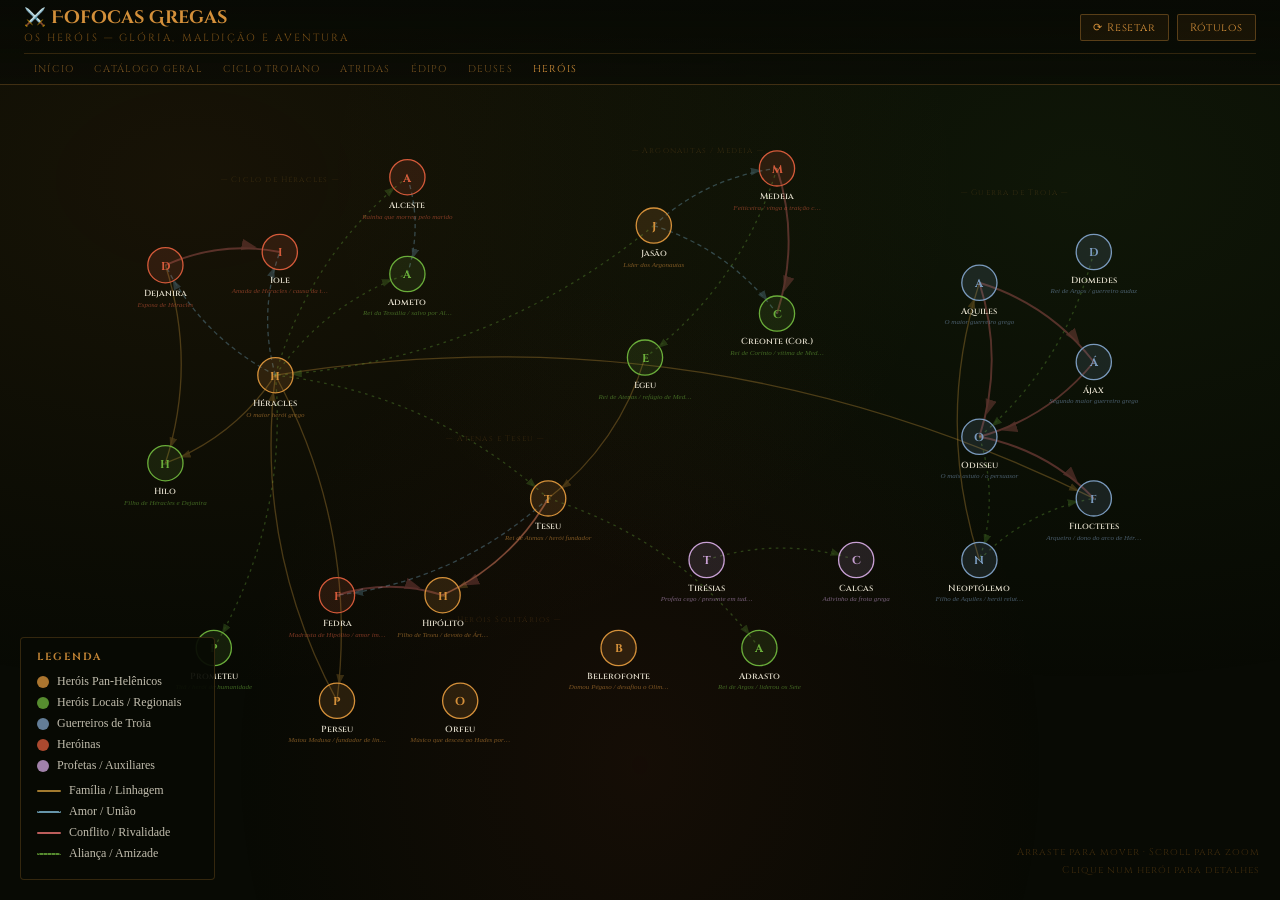
<file: herois-mapa.html>
<!doctype html>
<html lang="pt-BR">
    <head>
        <meta charset="UTF-8" />
        <meta name="viewport" content="width=device-width, initial-scale=1.0" />
        <title>Fofocas Gregas — Os Heróis</title>
        <link
            href="https://fonts.googleapis.com/css2?family=Cinzel+Decorative:wght@700;900&family=Cinzel:wght@400;600;700&family=IM+Fell+English:ital@0;1&display=swap"
            rel="stylesheet"
        />
        <link rel="stylesheet" href="assets/css/mapa-bronze.css" />
    </head>
    <body>
        <div id="header">
            <div class="header-top">
                <div class="header-left">
                    <h1>⚔️ Fofocas Gregas</h1>
                    <p>Os Heróis — Glória, Maldição e Aventura</p>
                </div>
                <div class="header-controls">
                    <button class="btn" onclick="resetView()">⟳ Resetar</button>
                    <button class="btn" onclick="toggleLabels()">
                        Rótulos
                    </button>
                </div>
            </div>
            <nav class="site-nav" data-shared-menu></nav>
        </div>
        <div id="legend">
            <h3>Legenda</h3>
            <div class="leg-item">
                <div class="leg-dot" style="background: #d4903a"></div>
                Heróis Pan-Helênicos
            </div>
            <div class="leg-item">
                <div class="leg-dot" style="background: #6aad3a"></div>
                Heróis Locais / Regionais
            </div>
            <div class="leg-item">
                <div class="leg-dot" style="background: #7a9abd"></div>
                Guerreiros de Troia
            </div>
            <div class="leg-item">
                <div class="leg-dot" style="background: #d45a3a"></div>
                Heróinas
            </div>
            <div class="leg-item">
                <div class="leg-dot" style="background: #c8a0d4"></div>
                Profetas / Auxiliares
            </div>
            <div style="margin-top: 10px">
                <div class="leg-item">
                    <div class="leg-line" style="background: #c9973a"></div>
                    Família / Linhagem
                </div>
                <div class="leg-item">
                    <div
                        class="leg-line"
                        style="
                            background: none;
                            border-top: 2px dashed #7eb8d4;
                            height: 0;
                        "
                    ></div>
                    Amor / União
                </div>
                <div class="leg-item">
                    <div class="leg-line" style="background: #e87272"></div>
                    Conflito / Rivalidade
                </div>
                <div class="leg-item">
                    <div
                        class="leg-line"
                        style="
                            background: none;
                            border-top: 2px dotted #6aad3a;
                            height: 0;
                        "
                    ></div>
                    Aliança / Amizade
                </div>
            </div>
        </div>
        <div id="info-panel">
            <button id="info-close" onclick="closeInfo()">✕</button>
            <div id="info-name"></div>
            <div id="info-role"></div>
            <div id="info-desc"></div>
            <div id="info-obras">
                <h4>Aparece em</h4>
                <div id="info-obras-list"></div>
            </div>
        </div>
        <div id="hint">
            Arraste para mover · Scroll para zoom<br />Clique num herói para
            detalhes
        </div>
        <svg id="canvas"></svg>
        <script src="assets/js/menu-links.js"></script>
        <script src="assets/js/utils.js"></script>
        <script>
            fetch('assets/data/maps/herois.json')
                .then(r => r.json())
                .then(data => {
                    const nodes = data.nodes;
                    const edges = data.edges;


                // ─── RENDER ─────────────────────────────────────────────────────────────────
                const svg = document.getElementById("canvas");
                const W = window.innerWidth,
                    H = window.innerHeight;
                svg.setAttribute("viewBox", `0 0 ${W} ${H}`);

                let transform = { x: 0, y: 0, scale: 1 },
                    showLabels = true,
                    dragging = false,
                    dragStart = null,
                    transformStart = null,
                    selectedNode = null;

                const groupColors = {
                    pan: "#D4903A",
                    local: "#6AAD3A",
                    troia: "#7A9ABD",
                    heroina: "#D45A3A",
                    div: "#C8A0D4",
                };
                const groupFill = {
                    pan: "rgba(212,144,58,0.15)",
                    local: "rgba(106,173,58,0.13)",
                    troia: "rgba(122,154,189,0.14)",
                    heroina: "rgba(212,90,58,0.14)",
                    div: "rgba(200,160,212,0.13)",
                };
                const edgeColors = {
                    familia: "#C9973A",
                    amor: "#7EB8D4",
                    conflito: "#E87272",
                    alianca: "#6AAD3A",
                };

                const ns = MapUtils.ns;

                const defs = ns("defs");
                ["familia", "amor", "conflito", "alianca"].forEach((t) => {
                    const mk = ns("marker", {
                        id: `arr-${t}`,
                        markerWidth: 8,
                        markerHeight: 8,
                        refX: 20,
                        refY: 3,
                        orient: "auto",
                    });
                    mk.appendChild(
                        ns("path", {
                            d: "M0,0 L0,6 L8,3 z",
                            fill: edgeColors[t],
                            opacity: "0.75",
                        }),
                    );
                    defs.appendChild(mk);
                });
                const flt = ns("filter", {
                    id: "glow",
                    x: "-40%",
                    y: "-40%",
                    width: "180%",
                    height: "180%",
                });
                flt.appendChild(
                    ns("feGaussianBlur", { stdDeviation: "5", result: "blur" }),
                );
                flt.appendChild(
                    ns("feComposite", {
                        in: "SourceGraphic",
                        in2: "blur",
                        operator: "over",
                    }),
                );
                defs.appendChild(flt);
                svg.appendChild(defs);

                const g = ns("g", { id: "main" });
                svg.appendChild(g);
                const edgeGroup = ns("g"),
                    nodeGroup = ns("g");
                g.appendChild(edgeGroup);
                g.appendChild(nodeGroup);

                // cluster labels
                [
                    { l: "Ciclo de Héracles", x: 185, y: 60 },
                    { l: "Argonautas / Medeia", x: 660, y: 28 },
                    { l: "Atenas e Teseu", x: 430, y: 355 },
                    { l: "Guerra de Troia", x: 1020, y: 75 },
                    { l: "Heróis Solitários", x: 440, y: 560 },
                ].forEach((c) => {
                    const t = ns("text", {
                        x: c.x,
                        y: c.y,
                        "text-anchor": "middle",
                        "font-family": "Cinzel, serif",
                        "font-size": "9",
                        "letter-spacing": "0.15em",
                        fill: "rgba(212,144,58,0.18)",
                    });
                    t.textContent = `— ${c.l} —`;
                    edgeGroup.appendChild(t);
                });

                // edges
                const edgeEls = {};
                edges.forEach((e) => {
                    const src = nodes.find((n) => n.id === e.s),
                        tgt = nodes.find((n) => n.id === e.t);
                    if (!src || !tgt || src.x < 0 || tgt.x < 0) return;
                    const dx = tgt.x - src.x,
                        dy = tgt.y - src.y;
                    const mx = src.x + dx * 0.5 + dy * 0.16,
                        my = src.y + dy * 0.5 - dx * 0.16;
                    const dash =
                        e.type === "amor"
                            ? "5,4"
                            : e.type === "alianca"
                              ? "3,5"
                              : "none";
                    const path = ns("path", {
                        d: `M${src.x},${src.y} Q${mx},${my} ${tgt.x},${tgt.y}`,
                        fill: "none",
                        stroke: edgeColors[e.type] || "#888",
                        "stroke-width": e.type === "conflito" ? 2.2 : 1.5,
                        "stroke-dasharray": dash,
                        opacity: 0.33,
                        "marker-end": `url(#arr-${e.type})`,
                    });
                    edgeGroup.appendChild(path);
                    const lbl = ns("text", {
                        x: mx,
                        y: my,
                        "text-anchor": "middle",
                        "font-family": "IM Fell English, serif",
                        "font-size": "9",
                        "font-style": "italic",
                        fill: edgeColors[e.type] || "#888",
                        opacity: 0,
                        "pointer-events": "none",
                    });
                    lbl.textContent = e.label;
                    edgeGroup.appendChild(lbl);
                    edgeEls[`${e.s}-${e.t}`] = { path, lbl };
                });

                // nodes
                const nodeEls = {};
                nodes
                    .filter((n) => n.x > 0)
                    .forEach((node) => {
                        const grp = ns("g", { cursor: "pointer" });
                        grp.dataset.id = node.id;
                        const ring = ns("circle", {
                            cx: node.x,
                            cy: node.y,
                            r: 27,
                            fill: "none",
                            stroke: groupColors[node.group],
                            "stroke-width": 1.5,
                            opacity: 0,
                            filter: "url(#glow)",
                        });
                        grp.appendChild(ring);
                        const circle = ns("circle", {
                            cx: node.x,
                            cy: node.y,
                            r: 20,
                            fill: groupFill[node.group],
                            stroke: groupColors[node.group],
                            "stroke-width": 1.5,
                        });
                        grp.appendChild(circle);
                        const icon = ns("text", {
                            x: node.x,
                            y: node.y + 5,
                            "text-anchor": "middle",
                            "font-family": "Cinzel, serif",
                            "font-size": "13",
                            "font-weight": "700",
                            fill: groupColors[node.group],
                            "pointer-events": "none",
                        });
                        icon.textContent = node.label[0];
                        grp.appendChild(icon);
                        const label = ns("text", {
                            x: node.x,
                            y: node.y + 35,
                            "text-anchor": "middle",
                            "font-family": "Cinzel, serif",
                            "font-size": "10",
                            "font-weight": "600",
                            fill: "#F0EAD8",
                            opacity: showLabels ? 0.9 : 0,
                            "pointer-events": "none",
                        });
                        label.textContent = node.label;
                        grp.appendChild(label);
                        const role = ns("text", {
                            x: node.x,
                            y: node.y + 47,
                            "text-anchor": "middle",
                            "font-family": "IM Fell English, serif",
                            "font-size": "8",
                            "font-style": "italic",
                            fill: groupColors[node.group],
                            opacity: showLabels ? 0.55 : 0,
                            "pointer-events": "none",
                        });
                        role.textContent =
                            node.role.length > 30
                                ? node.role.slice(0, 30) + "…"
                                : node.role;
                        grp.appendChild(role);
                        nodeGroup.appendChild(grp);
                        nodeEls[node.id] = { grp, circle, ring, label, role };

                        grp.addEventListener("mouseenter", () => {
                            if (selectedNode === node.id) return;
                            circle.setAttribute("r", 23);
                            ring.setAttribute("opacity", 0.5);
                            highlightEdges(node.id, 0.88);
                        });
                        grp.addEventListener("mouseleave", () => {
                            if (selectedNode === node.id) return;
                            circle.setAttribute("r", 20);
                            ring.setAttribute("opacity", 0);
                            resetEdges();
                        });
                        grp.addEventListener("click", (ev) => {
                            ev.stopPropagation();
                            selectNode(node);
                        });
                    });

                function highlightEdges(id, op) { MapUtils.highlightEdges(edges, edgeEls, id, op, 0.04); }
                function resetEdges() { MapUtils.resetEdges(edges, edgeEls, 0.33); }
                function selectNode(node) {
                    if (selectedNode && nodeEls[selectedNode]) {
                        nodeEls[selectedNode].circle.setAttribute("r", 20);
                        nodeEls[selectedNode].ring.setAttribute("opacity", 0);
                        nodeEls[selectedNode].circle.setAttribute(
                            "stroke-width",
                            1.5,
                        );
                    }
                    if (selectedNode === node.id) {
                        selectedNode = null;
                        resetEdges();
                        closeInfo();
                        return;
                    }
                    selectedNode = node.id;
                    nodeEls[node.id].circle.setAttribute("r", 24);
                    nodeEls[node.id].ring.setAttribute("opacity", 0.85);
                    nodeEls[node.id].circle.setAttribute("stroke-width", 2.5);
                    highlightEdges(node.id, 0.92);
                    document.getElementById("info-name").textContent = node.label;
                    document.getElementById("info-role").textContent = node.role;
                    document.getElementById("info-desc").textContent = node.desc;
                    document.getElementById("info-obras-list").innerHTML =
                        node.obras
                            .map((o) => `<span class="obra-tag">${o}</span>`)
                            .join("");
                    document.getElementById("info-panel").classList.add("visible");
                }
                function closeInfo() {
                    document
                        .getElementById("info-panel")
                        .classList.remove("visible");
                    if (selectedNode && nodeEls[selectedNode]) {
                        nodeEls[selectedNode].circle.setAttribute("r", 20);
                        nodeEls[selectedNode].ring.setAttribute("opacity", 0);
                        nodeEls[selectedNode].circle.setAttribute(
                            "stroke-width",
                            1.5,
                        );
                    }
                    selectedNode = null;
                    resetEdges();
                }
                svg.addEventListener("click", () => closeInfo());
                window.closeInfo = closeInfo;

                const validN = nodes.filter((n) => n.x > 0);
                const bb = MapUtils.computeBoundingBox(validN);
                const cW = bb.maxX - bb.minX + 160,
                    cH = bb.maxY - bb.minY + 160;
                const initScale = Math.min((W - 60) / cW, (H - 100) / cH, 1) * 0.88;
                transform.scale = initScale;
                transform.x = (W - cW * initScale) / 2 - bb.minX * initScale + 60;
                transform.y = (H - cH * initScale) / 2 - bb.minY * initScale + 55;
                function applyT() {
                    g.setAttribute(
                        "transform",
                        `translate(${transform.x},${transform.y}) scale(${transform.scale})`,
                    );
                }
                applyT();

                svg.addEventListener("mousedown", (e) => {
                    if (e.target.closest("[data-id]")) return;
                    dragging = true;
                    dragStart = { x: e.clientX, y: e.clientY };
                    transformStart = { ...transform };
                    svg.style.cursor = "grabbing";
                });
                window.addEventListener("mousemove", (e) => {
                    if (!dragging) return;
                    transform.x = transformStart.x + (e.clientX - dragStart.x);
                    transform.y = transformStart.y + (e.clientY - dragStart.y);
                    applyT();
                });
                window.addEventListener("mouseup", () => {
                    dragging = false;
                    svg.style.cursor = "default";
                });
                svg.addEventListener(
                    "wheel",
                    (e) => {
                        e.preventDefault();
                        const f = e.deltaY < 0 ? 1.1 : 0.91;
                        transform.x = e.clientX - (e.clientX - transform.x) * f;
                        transform.y = e.clientY - (e.clientY - transform.y) * f;
                        transform.scale *= f;
                        applyT();
                    },
                    { passive: false },
                );
                svg.addEventListener(
                    "touchstart",
                    (e) => {
                        if (e.touches.length === 1) {
                            dragging = true;
                            dragStart = {
                                x: e.touches[0].clientX,
                                y: e.touches[0].clientY,
                            };
                            transformStart = { ...transform };
                        }
                    },
                    { passive: true },
                );
                svg.addEventListener(
                    "touchmove",
                    (e) => {
                        if (!dragging || e.touches.length !== 1) return;
                        transform.x =
                            transformStart.x + (e.touches[0].clientX - dragStart.x);
                        transform.y =
                            transformStart.y + (e.touches[0].clientY - dragStart.y);
                        applyT();
                    },
                    { passive: true },
                );
                svg.addEventListener("touchend", () => {
                    dragging = false;
                });
                function resetView() {
                    transform.scale = initScale;
                    transform.x =
                        (W - cW * initScale) / 2 - bb.minX * initScale + 60;
                    transform.y =
                        (H - cH * initScale) / 2 - bb.minY * initScale + 55;
                    applyT();
                }
                function toggleLabels() {
                    showLabels = !showLabels;
                    MapUtils.toggleLabels(nodeEls, showLabels);
                }
                window.resetView = resetView;
                window.toggleLabels = toggleLabels;
        
                })
                .catch(err => console.error('Erro ao carregar dados do mapa:', err));
</script>
    </body>
</html>
</file>
<file: assets/css/index.css>
/* =============================================================
   index.css — Página inicial (Portal Fofocas Gregas)
   ============================================================= */

@import url('variables.css');

*,
*::before,
*::after {
    margin: 0;
    padding: 0;
    box-sizing: border-box;
}

:root {
    --bg: #06050c;
    /* --gold, --gold-l, --gold-p → herdados de variables.css */
    --gold-d: #7a5a18;
    --parch: #f0ead8;
    --ink: #1a1208;

    /* card accent colours */
    --c-troiano: #7eb8d4;
    --c-edipo: #b49fd4;
    --c-atridas: #e08080;
    --c-deuses: #e8c472;
    --c-herois: #7abd8a;
    --c-tabela: #c9973a;
}

html,
body {
    height: 100%;
    width: 100%;
    overflow-x: hidden;
}

body {
    background: var(--bg);
    color: var(--parch);
    font-family: var(--font-body);
    cursor: default;
}

/* ── STARFIELD ── */
.stars {
    position: fixed;
    inset: 0;
    z-index: 0;
    pointer-events: none;
    overflow: hidden;
}
.stars span {
    position: absolute;
    border-radius: 50%;
    background: #fff;
    opacity: 0;
    animation: twinkle var(--d) var(--delay) infinite ease-in-out;
}
@keyframes twinkle {
    0%,
    100% {
        opacity: 0;
        transform: scale(0.8);
    }
    50% {
        opacity: var(--op);
        transform: scale(1);
    }
}

/* ── BACKGROUND GLOW ── */
.bg-glow {
    position: fixed;
    inset: 0;
    z-index: 0;
    pointer-events: none;
    background:
        radial-gradient(
            ellipse 60% 40% at 50% 0%,
            rgba(201, 151, 58, 0.12) 0%,
            transparent 70%
        ),
        radial-gradient(
            ellipse 40% 30% at 15% 60%,
            rgba(126, 184, 212, 0.06) 0%,
            transparent 60%
        ),
        radial-gradient(
            ellipse 40% 30% at 85% 60%,
            rgba(180, 159, 212, 0.06) 0%,
            transparent 60%
        ),
        radial-gradient(
            ellipse 50% 50% at 50% 100%,
            rgba(201, 151, 58, 0.08) 0%,
            transparent 60%
        );
}

/* ── LAYOUT ── */
.page {
    position: relative;
    z-index: 1;
    min-height: 100vh;
    display: flex;
    flex-direction: column;
}

/* ── HERO ── */
.hero {
    text-align: center;
    padding: 80px 24px 60px;
    position: relative;
}

.hero-masks {
    font-size: clamp(2.5rem, 6vw, 4.5rem);
    letter-spacing: 0.15em;
    margin-bottom: 28px;
    display: flex;
    justify-content: center;
    gap: 16px;
    filter: drop-shadow(0 0 20px rgba(201, 151, 58, 0.5));
    animation: masksFloat 4s ease-in-out infinite alternate;
}
@keyframes masksFloat {
    from {
        transform: translateY(0px);
    }
    to {
        transform: translateY(-8px);
    }
}

.hero-eyebrow {
    font-family: "Cinzel", serif;
    font-size: clamp(0.65rem, 1.5vw, 0.8rem);
    letter-spacing: 0.5em;
    color: var(--gold);
    opacity: 0.75;
    text-transform: uppercase;
    margin-bottom: 16px;
    animation: fadeUp 1s ease 0.2s both;
}

.hero-title {
    font-family: "Cinzel Decorative", serif;
    font-size: clamp(3rem, 8vw, 7rem);
    font-weight: 900;
    line-height: 1;
    color: var(--gold-l);
    text-shadow:
        0 0 60px rgba(201, 151, 58, 0.35),
        0 0 120px rgba(201, 151, 58, 0.15),
        0 4px 8px rgba(0, 0, 0, 0.8);
    margin-bottom: 24px;
    animation: fadeUp 1s ease 0.4s both;
}

.hero-subtitle {
    font-style: italic;
    font-size: clamp(1rem, 2.5vw, 1.35rem);
    color: var(--gold-p);
    opacity: 0.7;
    max-width: 600px;
    margin: 0 auto 16px;
    line-height: 1.7;
    animation: fadeUp 1s ease 0.6s both;
}

.hero-divider {
    display: flex;
    align-items: center;
    justify-content: center;
    gap: 16px;
    margin: 40px auto 0;
    max-width: 500px;
    animation: fadeUp 1s ease 0.8s both;
}
.hero-divider-line {
    flex: 1;
    height: 1px;
    background: linear-gradient(
        to right,
        transparent,
        var(--gold),
        transparent
    );
    opacity: 0.4;
}
.hero-divider-icon {
    color: var(--gold);
    opacity: 0.5;
    font-size: 1.2rem;
}

@keyframes fadeUp {
    from {
        opacity: 0;
        transform: translateY(20px);
    }
    to {
        opacity: 1;
        transform: translateY(0);
    }
}

/* ── INTRO TEXT ── */
.intro {
    max-width: 720px;
    margin: 0 auto;
    padding: 0 24px 60px;
    text-align: center;
    line-height: 1.8;
    color: var(--parch);
    opacity: 0.7;
    font-size: 1rem;
    animation: fadeUp 1s ease 1s both;
}

/* ── SECTION TITLE ── */
.section-title {
    text-align: center;
    padding: 0 24px 40px;
    animation: fadeUp 1s ease 1.1s both;
}
.section-title h2 {
    font-family: "Cinzel", serif;
    font-size: clamp(0.7rem, 1.5vw, 0.85rem);
    letter-spacing: 0.4em;
    color: var(--gold);
    opacity: 0.6;
    text-transform: uppercase;
    margin-bottom: 12px;
}
.section-title p {
    font-style: italic;
    color: var(--parch);
    opacity: 0.5;
    font-size: 0.9rem;
}

/* ── CARDS GRID ── */
.cards-grid {
    display: grid;
    grid-template-columns: 1fr 1fr;
    gap: 24px;
    max-width: 1200px;
    margin: 0 auto;
    padding: 0 24px 80px;
}

/* Featured row: dois cards lado a lado */
.cards-featured {
    display: grid;
    grid-template-columns: 1fr 1fr;
    gap: 24px;
    max-width: 1200px;
    margin: 0 auto;
    padding: 0 24px 24px;
}

@media (max-width: 700px) {
    .cards-featured,
    .cards-grid {
        grid-template-columns: 1fr;
        padding: 0 16px 20px;
        gap: 14px;
    }
    .hero { padding: 60px 20px 44px; }
    .hero-masks { font-size: 2.4rem; gap: 10px; margin-bottom: 20px; }
    .ornament { width: 50px; height: 50px; opacity: 0.08; }
    .stats { padding: 0 16px 60px; }
}

@media (max-width: 480px) {
    .hero { padding: 44px 16px 36px; }
    .hero-masks { font-size: 2rem; gap: 8px; margin-bottom: 14px; }
    .hero-divider { margin-top: 28px; }
    .intro { padding: 0 16px 36px; font-size: 0.92rem; }
    .section-title { padding: 0 16px 24px; }
    .card-header { padding: 18px 18px 0; gap: 12px; }
    .card-body { padding: 12px 18px 18px; }
    .card-icon { font-size: 2.2rem; }
    .card-title { font-size: 1rem; }
    .card-desc { font-size: 0.82rem; }
    .stat { padding: 18px 12px; }
    .stat-num { font-size: 1.8rem; }
    .ornament { display: none; }
    .footer { padding: 32px 16px 44px; }
}

/* ── CARD ── */
.card {
    position: relative;
    border: 1px solid rgba(201, 151, 58, 0.2);
    border-radius: 6px;
    overflow: hidden;
    background: rgba(255, 255, 255, 0.02);
    backdrop-filter: blur(4px);
    text-decoration: none;
    color: inherit;
    display: flex;
    flex-direction: column;
    transition:
        transform 0.3s ease,
        box-shadow 0.3s ease,
        border-color 0.3s ease;
    animation: fadeUp 1s ease var(--card-delay, 1.2s) both;
    cursor: pointer;
}
.card:hover {
    transform: translateY(-6px) scale(1.01);
    box-shadow:
        0 12px 50px rgba(0, 0, 0, 0.5),
        0 0 30px var(--accent-glow, rgba(201, 151, 58, 0.15));
    border-color: var(--accent, var(--gold));
}
.card::before {
    content: "";
    position: absolute;
    inset: 0;
    background: linear-gradient(
        135deg,
        var(--accent-bg, rgba(201, 151, 58, 0.04)) 0%,
        transparent 60%
    );
    pointer-events: none;
}

.card-header {
    padding: 28px 28px 0;
    display: flex;
    align-items: flex-start;
    gap: 16px;
}
.card-icon {
    font-size: 2.8rem;
    line-height: 1;
    filter: drop-shadow(0 0 10px var(--accent-glow, rgba(201, 151, 58, 0.4)));
    flex-shrink: 0;
}
.card-meta {
    flex: 1;
}
.card-tag {
    font-family: "Cinzel", serif;
    font-size: 0.6rem;
    letter-spacing: 0.25em;
    text-transform: uppercase;
    color: var(--accent, var(--gold));
    opacity: 0.7;
    margin-bottom: 6px;
}
.card-title {
    font-family: "Cinzel", serif;
    font-size: clamp(1rem, 2vw, 1.3rem);
    font-weight: 700;
    color: var(--accent, var(--gold-l));
    line-height: 1.2;
}

.card-body {
    padding: 16px 28px 24px;
    flex: 1;
}
.card-desc {
    font-style: italic;
    font-size: 0.85rem;
    line-height: 1.7;
    color: var(--parch);
    opacity: 0.65;
    margin-bottom: 16px;
}

/* character chips */
.card-chars {
    display: flex;
    flex-wrap: wrap;
    gap: 5px;
    margin-bottom: 20px;
}
.chip {
    font-family: "Cinzel", serif;
    font-size: 0.62rem;
    padding: 3px 8px;
    background: rgba(255, 255, 255, 0.04);
    border: 1px solid var(--accent-border, rgba(201, 151, 58, 0.2));
    border-radius: 2px;
    color: var(--parch);
    opacity: 0.7;
}

.card-cta {
    display: inline-flex;
    align-items: center;
    gap: 8px;
    font-family: "Cinzel", serif;
    font-size: 0.72rem;
    letter-spacing: 0.12em;
    text-transform: uppercase;
    color: var(--accent, var(--gold-l));
    opacity: 0.8;
    transition:
        opacity 0.2s,
        gap 0.2s;
    border: none;
    background: none;
    cursor: pointer;
    padding: 0;
}
.card:hover .card-cta {
    opacity: 1;
    gap: 14px;
}
.card-cta-arrow {
    font-size: 1rem;
}

/* accent overrides por card */
.card-troiano {
    --accent: var(--c-troiano);
    --accent-bg: rgba(126, 184, 212, 0.05);
    --accent-glow: rgba(126, 184, 212, 0.2);
    --accent-border: rgba(126, 184, 212, 0.2);
}
.card-edipo {
    --accent: var(--c-edipo);
    --accent-bg: rgba(180, 159, 212, 0.05);
    --accent-glow: rgba(180, 159, 212, 0.2);
    --accent-border: rgba(180, 159, 212, 0.2);
}
.card-atridas {
    --accent: var(--c-atridas);
    --accent-bg: rgba(224, 128, 128, 0.05);
    --accent-glow: rgba(224, 128, 128, 0.2);
    --accent-border: rgba(224, 128, 128, 0.2);
}
.card-deuses {
    --accent: var(--c-deuses);
    --accent-bg: rgba(232, 196, 114, 0.06);
    --accent-glow: rgba(232, 196, 114, 0.2);
    --accent-border: rgba(232, 196, 114, 0.25);
}
.card-herois {
    --accent: var(--c-herois);
    --accent-bg: rgba(122, 189, 138, 0.05);
    --accent-glow: rgba(122, 189, 138, 0.2);
    --accent-border: rgba(122, 189, 138, 0.2);
}
.card-tabela {
    --accent: var(--c-tabela);
    --accent-bg: rgba(201, 151, 58, 0.05);
    --accent-glow: rgba(201, 151, 58, 0.2);
    --accent-border: rgba(201, 151, 58, 0.25);
}

/* ── ACCENT TOP BAR ── */
.card-bar {
    height: 3px;
    background: linear-gradient(
        to right,
        var(--accent, var(--gold)),
        transparent
    );
    opacity: 0.6;
}

/* ── STATS ROW ── */
.stats {
    max-width: 1200px;
    margin: 0 auto;
    padding: 0 24px 80px;
    display: grid;
    grid-template-columns: repeat(auto-fit, minmax(140px, 1fr));
    gap: 1px;
    border: 1px solid rgba(201, 151, 58, 0.12);
    border-radius: 6px;
    overflow: hidden;
    background: rgba(201, 151, 58, 0.06);
    animation: fadeUp 1s ease 1.8s both;
}
.stat {
    padding: 28px 20px;
    text-align: center;
    background: rgba(6, 5, 12, 0.7);
}
.stat-num {
    font-family: "Cinzel Decorative", serif;
    font-size: 2.2rem;
    font-weight: 900;
    color: var(--gold-l);
    line-height: 1;
    margin-bottom: 8px;
    text-shadow: 0 0 30px rgba(201, 151, 58, 0.3);
}
.stat-label {
    font-family: "Cinzel", serif;
    font-size: 0.62rem;
    letter-spacing: 0.2em;
    text-transform: uppercase;
    color: var(--gold);
    opacity: 0.55;
}

/* ── FOOTER ── */
.footer {
    text-align: center;
    padding: 40px 24px 60px;
    border-top: 1px solid rgba(201, 151, 58, 0.1);
    font-style: italic;
    color: var(--parch);
    opacity: 0.3;
    font-size: 0.82rem;
    line-height: 1.9;
}
.footer strong {
    font-family: "Cinzel Decorative", serif;
    font-style: normal;
    color: var(--gold);
    opacity: 1;
    font-size: 0.9rem;
}

/* ── CORNER ORNAMENTS ── */
.ornament {
    position: fixed;
    width: 80px;
    height: 80px;
    opacity: 0.12;
    pointer-events: none;
    z-index: 1;
}
.ornament svg {
    width: 100%;
    height: 100%;
}
.ornament-tl {
    top: 12px;
    left: 12px;
}
.ornament-tr {
    top: 12px;
    right: 12px;
    transform: scaleX(-1);
}
.ornament-bl {
    bottom: 12px;
    left: 12px;
    transform: scaleY(-1);
}
.ornament-br {
    bottom: 12px;
    right: 12px;
    transform: scale(-1, -1);
}
</file>
<file: assets/css/mapa-crimson.css>
/* =============================================================
   mapa-crimson.css — Tema Crimson: Atridas + Ciclo Troiano
   Compartilhado por: atridas-mapa.html e ciclo-troiano-mapa.html
   ============================================================= */

@import url('variables.css');

* {
    margin: 0;
    padding: 0;
    box-sizing: border-box;
}

:root {
    --bg: #06090d;
    --crimson: #8b1a1a;
    --crimson-l: #c44040;
    --steel: #4a6a8a;
    --steel-l: #7aaac4;
    /* --gold, --gold-l, --green-l → herdados de variables.css */
    --parch: #eef2f8;
    --purple-l: #c8a0d4;
}

body {
    background: var(--bg);
    font-family: var(--font-body);
    overflow: hidden;
    height: 100vh;
    width: 100vw;
}

body::before {
    content: "";
    position: fixed;
    inset: 0;
    background:
        radial-gradient(
            ellipse at 20% 40%,
            rgba(139, 26, 26, 0.1) 0%,
            transparent 55%
        ),
        radial-gradient(
            ellipse at 80% 30%,
            rgba(74, 106, 138, 0.08) 0%,
            transparent 55%
        ),
        radial-gradient(
            ellipse at 50% 90%,
            rgba(139, 26, 26, 0.06) 0%,
            transparent 40%
        );
    pointer-events: none;
}

/* HEADER */
#header {
    position: fixed;
    top: 0;
    left: 0;
    right: 0;
    z-index: 100;
    padding: 10px 24px 0;
    display: flex;
    flex-direction: column;
    align-items: stretch;
    background: linear-gradient(
        to bottom,
        rgba(6, 9, 13, 0.98),
        rgba(6, 9, 13, 0.7)
    );
    border-bottom: 1px solid rgba(139, 26, 26, 0.35);
}

.header-top {
    display: flex;
    align-items: center;
    justify-content: space-between;
    padding-bottom: 8px;
}

.header-left h1 {
    font-family: "Cinzel Decorative", serif;
    font-size: 1.1rem;
    color: #e08080;
    line-height: 1;
}
.header-left p {
    font-family: "Cinzel", serif;
    font-size: 0.65rem;
    letter-spacing: 0.2em;
    color: var(--crimson-l);
    opacity: 0.8;
    margin-top: 3px;
    text-transform: uppercase;
}

.header-controls {
    display: flex;
    gap: 8px;
}

.btn {
    font-family: "Cinzel", serif;
    font-size: 0.68rem;
    letter-spacing: 0.08em;
    padding: 5px 12px;
    border: 1px solid rgba(139, 26, 26, 0.4);
    background: rgba(139, 26, 26, 0.1);
    color: #e08080;
    border-radius: 2px;
    cursor: pointer;
    transition: all 0.2s;
}
.btn:hover {
    background: rgba(139, 26, 26, 0.25);
    border-color: var(--crimson-l);
}

/* NAV */
.site-nav {
    display: flex;
    border-top: 1px solid rgba(139, 26, 26, 0.25);
    padding: 4px 0;
}
.site-nav a {
    font-family: "Cinzel", serif;
    font-size: 0.62rem;
    letter-spacing: 0.12em;
    text-transform: uppercase;
    text-decoration: none;
    color: rgba(200, 160, 160, 0.5);
    padding: 4px 10px;
    transition: color 0.2s;
}
.site-nav a:hover,
.site-nav a.active {
    color: #e08080;
}

/* LEGEND */
#legend {
    position: fixed;
    bottom: 20px;
    left: 20px;
    z-index: 100;
    background: rgba(6, 9, 13, 0.93);
    border: 1px solid rgba(139, 26, 26, 0.28);
    border-radius: 4px;
    padding: 12px 16px;
    min-width: 190px;
}
#legend h3 {
    font-family: "Cinzel", serif;
    font-size: 0.65rem;
    letter-spacing: 0.15em;
    color: #e08080;
    text-transform: uppercase;
    margin-bottom: 10px;
    opacity: 0.9;
}
.leg-item {
    display: flex;
    align-items: center;
    gap: 8px;
    margin-bottom: 6px;
    font-size: 0.75rem;
    color: var(--parch);
    opacity: 0.8;
}
.leg-dot {
    width: 12px;
    height: 12px;
    border-radius: 50%;
    flex-shrink: 0;
}
.leg-line {
    width: 24px;
    height: 2px;
    flex-shrink: 0;
    border-radius: 2px;
}

/* INFO PANEL */
#info-panel {
    position: fixed;
    top: 100px;
    right: 20px;
    z-index: 100;
    width: 270px;
    background: rgba(6, 9, 13, 0.97);
    border: 1px solid rgba(139, 26, 26, 0.38);
    border-radius: 4px;
    padding: 18px;
    opacity: 0;
    transform: translateX(20px);
    transition: all 0.3s ease;
    pointer-events: none;
}
#info-panel.visible {
    opacity: 1;
    transform: translateX(0);
    pointer-events: all;
}
#info-name {
    font-family: "Cinzel", serif;
    font-size: 1rem;
    font-weight: 700;
    color: #e08080;
    margin-bottom: 4px;
}
#info-role {
    font-style: italic;
    font-size: 0.8rem;
    color: var(--crimson-l);
    opacity: 0.9;
    margin-bottom: 10px;
}
#info-desc {
    font-size: 0.8rem;
    color: var(--parch);
    opacity: 0.85;
    line-height: 1.65;
    margin-bottom: 10px;
}
#info-obras {
    border-top: 1px solid rgba(139, 26, 26, 0.22);
    padding-top: 10px;
}
#info-obras h4 {
    font-family: "Cinzel", serif;
    font-size: 0.62rem;
    letter-spacing: 0.15em;
    color: var(--crimson-l);
    opacity: 0.7;
    text-transform: uppercase;
    margin-bottom: 6px;
}
.obra-tag {
    display: inline-block;
    background: rgba(139, 26, 26, 0.14);
    border: 1px solid rgba(139, 26, 26, 0.32);
    border-radius: 2px;
    padding: 2px 7px;
    font-size: 0.7rem;
    color: var(--parch);
    margin: 2px;
}
#info-close {
    position: absolute;
    top: 10px;
    right: 12px;
    font-size: 1rem;
    color: #e08080;
    opacity: 0.5;
    cursor: pointer;
    background: none;
    border: none;
    font-family: serif;
}
#info-close:hover {
    opacity: 1;
}

/* HINT */
#hint {
    position: fixed;
    bottom: 20px;
    right: 20px;
    z-index: 100;
    font-family: "Cinzel", serif;
    font-size: 0.62rem;
    letter-spacing: 0.1em;
    color: var(--crimson-l);
    opacity: 0.4;
    text-align: right;
    line-height: 1.8;
}

/* CANVAS SVG */
#canvas {
    position: fixed;
    inset: 0;
    width: 100%;
    height: 100%;
}

/* ── RESPONSIVE ── */
@media (max-width: 768px) {
    .header-left p { display: none; }
    .btn { padding: 4px 9px; font-size: 0.62rem; }

    .site-nav {
        overflow-x: auto;
        -webkit-overflow-scrolling: touch;
        flex-wrap: nowrap;
    }
    .site-nav::-webkit-scrollbar { display: none; }
    .site-nav a { white-space: nowrap; }

    #legend {
        bottom: 10px;
        left: 10px;
        min-width: 150px;
        padding: 8px 12px;
    }
    #legend h3 { font-size: 0.6rem; margin-bottom: 6px; }
    .leg-item { font-size: 0.68rem; margin-bottom: 4px; }
    .leg-dot { width: 10px; height: 10px; }

    #info-panel {
        width: calc(100% - 20px);
        left: 10px;
        right: 10px;
        top: auto;
        bottom: 10px;
        transform: translateY(20px);
        max-height: 50vh;
        overflow-y: auto;
    }
    #info-panel.visible {
        transform: translateY(0);
    }

    #hint { display: none; }
}

@media (max-width: 480px) {
    #header { padding: 8px 12px 0; }
    .header-left h1 { font-size: 0.9rem; }
    .header-controls { gap: 4px; }
    .btn { padding: 4px 7px; font-size: 0.6rem; letter-spacing: 0.04em; }
    .site-nav a { padding: 3px 6px; font-size: 0.58rem; }

    #legend { display: none; }
    #info-panel { max-height: 55vh; }
}
</file>
<file: assets/css/catalogo-geral.css>
/* =============================================================
   catalogo-geral.css — Catálogo de Obras Gregas
   ============================================================= */

@import url('variables.css');

:root {
    /* --gold → herdado de variables.css */
    --gold-light: #e8c472;
    --gold-pale: #f5e6c0;
    --terracotta: #9b3a1a;
    --terracotta-light: #c4562a;
    --deep: #1a1208;
    --dark: #2c1f0a;
    --parchment: #f7edd8;
    --parchment-dark: #edd8a8;
    --comedy: #1a4a2e;
    --comedy-light: #2e7a4f;
    --comedy-pale: #d4ead8;
    --ink: #3a2a08;
}

* {
    margin: 0;
    padding: 0;
    box-sizing: border-box;
}

body {
    background-color: var(--deep);
    color: var(--parchment);
    font-family: var(--font-body);
    min-height: 100vh;
    overflow-x: hidden;
}

/* BACKGROUND TEXTURE */
body::before {
    content: "";
    position: fixed;
    inset: 0;
    background-image:
        radial-gradient(
            ellipse at 20% 20%,
            rgba(201, 151, 58, 0.08) 0%,
            transparent 60%
        ),
        radial-gradient(
            ellipse at 80% 80%,
            rgba(155, 58, 26, 0.08) 0%,
            transparent 60%
        ),
        url("data:image/svg+xml,%3Csvg width='60' height='60' viewBox='0 0 60 60' xmlns='http://www.w3.org/2000/svg'%3E%3Cg fill='none' fill-rule='evenodd'%3E%3Cg fill='%23C9973A' fill-opacity='0.03'%3E%3Cpath d='M36 34v-4h-2v4h-4v2h4v4h2v-4h4v-2h-4zm0-30V0h-2v4h-4v2h4v4h2V6h4V4h-4zM6 34v-4H4v4H0v2h4v4h2v-4h4v-2H6zM6 4V0H4v4H0v2h4v4h2V6h4V4H6z'/%3E%3C/g%3E%3C/g%3E%3C/svg%3E");
    pointer-events: none;
    z-index: 0;
}

.container {
    position: relative;
    z-index: 1;
    max-width: 1400px;
    margin: 0 auto;
    padding: 84px 24px 80px;
}

/* HEADER */
.header {
    text-align: center;
    margin-bottom: 60px;
    padding: 50px 20px 40px;
    border-bottom: 3px double var(--gold);
    position: relative;
}

.header::before,
.header::after {
    content: "✦";
    font-size: 1.5rem;
    color: var(--gold);
    position: absolute;
    bottom: -1.1rem;
    background: var(--deep);
    padding: 0 12px;
}
.header::before {
    left: calc(50% - 140px);
}
.header::after {
    right: calc(50% - 140px);
}

.mask-row {
    display: flex;
    justify-content: center;
    gap: 20px;
    margin-bottom: 20px;
    font-size: 3rem;
    filter: drop-shadow(0 0 12px rgba(201, 151, 58, 0.5));
}

.title-sub {
    font-family: "Cinzel", serif;
    font-size: 0.85rem;
    font-weight: 600;
    letter-spacing: 0.5em;
    color: var(--gold);
    text-transform: uppercase;
    margin-bottom: 12px;
}

h1 {
    font-family: "Cinzel Decorative", serif;
    font-size: clamp(2.2rem, 5vw, 4rem);
    font-weight: 900;
    color: var(--gold-light);
    line-height: 1.1;
    text-shadow:
        0 2px 20px rgba(201, 151, 58, 0.4),
        0 0 60px rgba(201, 151, 58, 0.15);
    margin-bottom: 16px;
}

.header-desc {
    font-style: italic;
    color: var(--parchment-dark);
    font-size: 1.05rem;
    max-width: 600px;
    margin: 0 auto;
    line-height: 1.7;
}

/* SECTION TITLES */
.section-header {
    display: flex;
    align-items: center;
    gap: 20px;
    margin: 60px 0 30px;
}

.section-line {
    flex: 1;
    height: 2px;
    background: linear-gradient(
        to right,
        transparent,
        var(--gold),
        transparent
    );
}
.section-line.comedy {
    background: linear-gradient(
        to right,
        transparent,
        var(--comedy-light),
        transparent
    );
}

.section-badge {
    display: flex;
    align-items: center;
    gap: 12px;
    padding: 10px 28px;
    border: 2px solid var(--gold);
    border-radius: 2px;
    background: rgba(201, 151, 58, 0.08);
}
.section-badge.comedy {
    border-color: var(--comedy-light);
    background: rgba(46, 122, 79, 0.1);
}

.section-badge .icon {
    font-size: 1.8rem;
}

.section-badge h2 {
    font-family: "Cinzel", serif;
    font-size: 1.3rem;
    font-weight: 700;
    letter-spacing: 0.1em;
    color: var(--gold-light);
}
.section-badge.comedy h2 {
    color: #7dd4a0;
}

.section-count {
    font-family: "Cinzel", serif;
    font-size: 0.75rem;
    color: var(--gold);
    opacity: 0.7;
    letter-spacing: 0.1em;
}

/* TABLE WRAPPER */
.table-wrap {
    overflow-x: auto;
    border: 1px solid rgba(201, 151, 58, 0.3);
    border-radius: 4px;
    box-shadow:
        0 4px 40px rgba(0, 0, 0, 0.5),
        inset 0 0 60px rgba(201, 151, 58, 0.03);
}
.table-wrap.comedy {
    border-color: rgba(46, 122, 79, 0.4);
    box-shadow:
        0 4px 40px rgba(0, 0, 0, 0.5),
        inset 0 0 60px rgba(46, 122, 79, 0.03);
}

table {
    width: 100%;
    border-collapse: collapse;
    font-size: 0.88rem;
}

thead tr {
    background: rgba(201, 151, 58, 0.18);
}
.comedy thead tr {
    background: rgba(46, 122, 79, 0.2);
}

th {
    font-family: "Cinzel", serif;
    font-size: 0.72rem;
    font-weight: 700;
    letter-spacing: 0.15em;
    text-transform: uppercase;
    color: var(--gold-light);
    padding: 14px 18px;
    text-align: left;
    border-bottom: 2px solid rgba(201, 151, 58, 0.4);
    white-space: nowrap;
}
.comedy th {
    color: #7dd4a0;
    border-bottom-color: rgba(46, 122, 79, 0.5);
}

tbody tr {
    border-bottom: 1px solid rgba(201, 151, 58, 0.12);
    transition: background 0.2s;
}
.comedy tbody tr {
    border-bottom-color: rgba(46, 122, 79, 0.12);
}

tbody tr:hover {
    background: rgba(201, 151, 58, 0.06);
}
.comedy tbody tr:hover {
    background: rgba(46, 122, 79, 0.07);
}
tbody tr:last-child {
    border-bottom: none;
}

td {
    padding: 13px 18px;
    vertical-align: top;
    color: var(--parchment);
    line-height: 1.6;
}

/* # */
td:nth-child(1) {
    font-family: "Cinzel", serif;
    font-size: 0.75rem;
    color: var(--gold);
    opacity: 0.7;
    width: 40px;
    text-align: center;
    vertical-align: middle;
}

/* Título */
td:nth-child(2) {
    font-family: "Cinzel", serif;
    font-size: 0.9rem;
    font-weight: 600;
    color: var(--gold-pale);
    min-width: 180px;
}
.comedy td:nth-child(2) {
    color: #c8edd4;
}

/* Autor */
td:nth-child(3) {
    font-style: italic;
    color: var(--parchment-dark);
    min-width: 130px;
}

/* Data */
td:nth-child(4) {
    font-family: "Cinzel", serif;
    font-size: 0.78rem;
    color: var(--gold);
    opacity: 0.85;
    min-width: 90px;
    white-space: nowrap;
}

/* Personagens */
td:nth-child(5) {
    min-width: 380px;
    font-size: 0.82rem;
    color: #d8ccaa;
    line-height: 1.7;
}

.char-tag {
    display: inline-block;
    background: rgba(201, 151, 58, 0.1);
    border: 1px solid rgba(201, 151, 58, 0.25);
    border-radius: 2px;
    padding: 1px 7px;
    margin: 1px 2px;
    font-size: 0.78rem;
    color: var(--parchment-dark);
    white-space: nowrap;
}
.comedy .char-tag {
    background: rgba(46, 122, 79, 0.12);
    border-color: rgba(46, 122, 79, 0.3);
}

/* FOOTER */
.footer {
    text-align: center;
    margin-top: 80px;
    padding-top: 30px;
    border-top: 1px solid rgba(201, 151, 58, 0.25);
    font-style: italic;
    color: rgba(247, 237, 216, 0.4);
    font-size: 0.82rem;
}
.footer strong {
    font-family: "Cinzel Decorative", serif;
    color: var(--gold);
    font-style: normal;
    font-size: 1rem;
}

/* NOTA */
.nota {
    background: rgba(201, 151, 58, 0.07);
    border: 1px solid rgba(201, 151, 58, 0.2);
    border-left: 4px solid var(--gold);
    border-radius: 0 4px 4px 0;
    padding: 16px 20px;
    margin: 30px 0;
    font-size: 0.88rem;
    color: var(--parchment-dark);
    font-style: italic;
}
.nota.comedy {
    background: rgba(46, 122, 79, 0.07);
    border-color: rgba(46, 122, 79, 0.2);
    border-left-color: var(--comedy-light);
}

/* TOP NAV */
.topnav {
    position: fixed;
    top: 0;
    left: 0;
    right: 0;
    z-index: 200;
    display: flex;
    align-items: center;
    justify-content: center;
    background: rgba(20, 14, 5, 0.97);
    border-bottom: 1px solid rgba(201, 151, 58, 0.28);
    padding: 0 24px;
}
.topnav a {
    font-family: "Cinzel", serif;
    font-size: 0.68rem;
    letter-spacing: 0.14em;
    text-transform: uppercase;
    text-decoration: none;
    color: rgba(200, 175, 120, 0.55);
    padding: 11px 14px;
    border-bottom: 2px solid transparent;
    transition: color 0.2s;
}
.topnav a:hover {
    color: var(--gold-light);
}
.topnav a.active {
    color: var(--gold-light);
    border-bottom-color: var(--gold);
}

/* ── RESPONSIVE ── */
@media (max-width: 768px) {
    .topnav {
        justify-content: flex-start;
        overflow-x: auto;
        padding: 0 8px;
        -webkit-overflow-scrolling: touch;
    }
    .topnav::-webkit-scrollbar { display: none; }
    .topnav a { white-space: nowrap; padding: 9px 10px; font-size: 0.62rem; }

    .container { padding: 68px 16px 60px; }
    .header { padding: 30px 12px 24px; margin-bottom: 36px; }
    .header::before, .header::after { display: none; }
    .mask-row { font-size: 2rem; gap: 12px; }

    .section-header { gap: 12px; margin: 36px 0 18px; }
    .section-badge { padding: 8px 16px; }
    .section-badge h2 { font-size: 1.05rem; }
    .section-badge .icon { font-size: 1.4rem; }

    th { padding: 10px 12px; }
    td { padding: 10px 12px; }
    td:nth-child(2) { min-width: 130px; }
    td:nth-child(3) { min-width: 90px; }
    td:nth-child(5) { min-width: 220px; }
}

@media (max-width: 480px) {
    .container { padding: 64px 10px 50px; }
    .title-sub { font-size: 0.72rem; letter-spacing: 0.3em; }
    h1 { font-size: 1.9rem; }
    .header-desc { font-size: 0.88rem; }

    th:first-child, td:first-child { display: none; }
    td:nth-child(5) { min-width: 180px; }

    .section-count { display: none; }
    .nota { padding: 12px 14px; font-size: 0.82rem; }
    .footer { margin-top: 50px; }
}
</file>
<file: assets/css/mapa-gold.css>
/* =============================================================
   mapa-gold.css — Tema Dourado: Deuses (O Olimpo)
   Usado por: deuses-mapa.html
   ============================================================= */

@import url('variables.css');

* {
    margin: 0;
    padding: 0;
    box-sizing: border-box;
}

:root {
    --bg: #0d0a05;
    /* --gold, --gold-l, --gold-p → herdados de variables.css */
    --terra: #8b3a1a;
    --blue: #1a3a5c;
    --blue-l: #2e6a9e;
    --parch: #f7edd8;
    --ink: #2c1f0a;
}

body {
    background: var(--bg);
    font-family: var(--font-body);
    overflow: hidden;
    height: 100vh;
    width: 100vw;
    cursor: default;
}

/* starfield */
body::before {
    content: "";
    position: fixed;
    inset: 0;
    background:
        radial-gradient(
            ellipse at 15% 25%,
            rgba(201, 151, 58, 0.07) 0%,
            transparent 50%
        ),
        radial-gradient(
            ellipse at 85% 75%,
            rgba(139, 58, 26, 0.07) 0%,
            transparent 50%
        );
    pointer-events: none;
}

/* HEADER */
#header {
    position: fixed;
    top: 0;
    left: 0;
    right: 0;
    z-index: 100;
    padding: 10px 24px 0;
    display: flex;
    flex-direction: column;
    align-items: stretch;
    background: linear-gradient(
        to bottom,
        rgba(13, 10, 5, 0.98),
        rgba(13, 10, 5, 0.7)
    );
    border-bottom: 1px solid rgba(201, 151, 58, 0.2);
}
.header-top {
    display: flex;
    align-items: center;
    justify-content: space-between;
    padding-bottom: 8px;
}
.header-left h1 {
    font-family: "Cinzel Decorative", serif;
    font-size: 1.1rem;
    color: var(--gold-l);
    line-height: 1;
}
.header-left p {
    font-family: "Cinzel", serif;
    font-size: 0.65rem;
    letter-spacing: 0.2em;
    color: var(--gold);
    opacity: 0.7;
    margin-top: 3px;
    text-transform: uppercase;
}
.header-controls {
    display: flex;
    gap: 8px;
    align-items: center;
}

/* BUTTON */
.btn {
    font-family: "Cinzel", serif;
    font-size: 0.68rem;
    letter-spacing: 0.08em;
    padding: 5px 12px;
    border: 1px solid rgba(201, 151, 58, 0.4);
    background: rgba(201, 151, 58, 0.08);
    color: var(--gold-l);
    border-radius: 2px;
    cursor: pointer;
    transition: all 0.2s;
}
.btn:hover {
    background: rgba(201, 151, 58, 0.18);
    border-color: var(--gold);
}

/* NAV */
.site-nav {
    display: flex;
    border-top: 1px solid rgba(201, 151, 58, 0.18);
    padding: 4px 0;
}
.site-nav a {
    font-family: "Cinzel", serif;
    font-size: 0.62rem;
    letter-spacing: 0.12em;
    text-transform: uppercase;
    text-decoration: none;
    color: rgba(200, 175, 120, 0.5);
    padding: 4px 10px;
    transition: color 0.2s;
}
.site-nav a:hover,
.site-nav a.active {
    color: var(--gold-l);
}

/* LEGEND */
#legend {
    position: fixed;
    bottom: 20px;
    left: 20px;
    z-index: 100;
    background: rgba(13, 10, 5, 0.9);
    border: 1px solid rgba(201, 151, 58, 0.25);
    border-radius: 4px;
    padding: 12px 16px;
    min-width: 180px;
}
#legend h3 {
    font-family: "Cinzel", serif;
    font-size: 0.65rem;
    letter-spacing: 0.15em;
    color: var(--gold);
    text-transform: uppercase;
    margin-bottom: 10px;
    opacity: 0.8;
}
.leg-item {
    display: flex;
    align-items: center;
    gap: 8px;
    margin-bottom: 6px;
    font-size: 0.75rem;
    color: var(--parch);
    opacity: 0.8;
}
.leg-dot {
    width: 12px;
    height: 12px;
    border-radius: 50%;
    flex-shrink: 0;
}
.leg-line {
    width: 24px;
    height: 3px;
    flex-shrink: 0;
    border-radius: 2px;
}

/* INFO PANEL */
#info-panel {
    position: fixed;
    top: 100px;
    right: 20px;
    z-index: 100;
    width: 260px;
    background: rgba(13, 10, 5, 0.95);
    border: 1px solid rgba(201, 151, 58, 0.3);
    border-radius: 4px;
    padding: 18px;
    opacity: 0;
    transform: translateX(20px);
    transition: all 0.3s ease;
    pointer-events: none;
}
#info-panel.visible {
    opacity: 1;
    transform: translateX(0);
    pointer-events: all;
}
#info-name {
    font-family: "Cinzel", serif;
    font-size: 1rem;
    font-weight: 700;
    color: var(--gold-l);
    margin-bottom: 4px;
}
#info-role {
    font-style: italic;
    font-size: 0.8rem;
    color: var(--gold);
    opacity: 0.8;
    margin-bottom: 10px;
}
#info-desc {
    font-size: 0.8rem;
    color: var(--parch);
    opacity: 0.85;
    line-height: 1.6;
    margin-bottom: 10px;
}
#info-obras {
    border-top: 1px solid rgba(201, 151, 58, 0.2);
    padding-top: 10px;
}
#info-obras h4 {
    font-family: "Cinzel", serif;
    font-size: 0.62rem;
    letter-spacing: 0.15em;
    color: var(--gold);
    opacity: 0.7;
    text-transform: uppercase;
    margin-bottom: 6px;
}
.obra-tag {
    display: inline-block;
    background: rgba(201, 151, 58, 0.1);
    border: 1px solid rgba(201, 151, 58, 0.25);
    border-radius: 2px;
    padding: 2px 7px;
    font-size: 0.7rem;
    color: var(--parch);
    margin: 2px;
}
#info-close {
    position: absolute;
    top: 10px;
    right: 12px;
    font-size: 1rem;
    color: var(--gold);
    opacity: 0.5;
    cursor: pointer;
    background: none;
    border: none;
    font-family: serif;
}
#info-close:hover {
    opacity: 1;
}

/* HINT */
#hint {
    position: fixed;
    bottom: 20px;
    right: 20px;
    z-index: 100;
    font-family: "Cinzel", serif;
    font-size: 0.62rem;
    letter-spacing: 0.1em;
    color: var(--gold);
    opacity: 0.4;
    text-align: right;
    line-height: 1.8;
}

/* CANVAS SVG */
#canvas {
    position: fixed;
    inset: 0;
    width: 100%;
    height: 100%;
}

/* ── RESPONSIVE ── */
@media (max-width: 768px) {
    .header-left p { display: none; }
    .btn { padding: 4px 9px; font-size: 0.62rem; }

    .site-nav {
        overflow-x: auto;
        -webkit-overflow-scrolling: touch;
        flex-wrap: nowrap;
    }
    .site-nav::-webkit-scrollbar { display: none; }
    .site-nav a { white-space: nowrap; }

    #legend {
        bottom: 10px;
        left: 10px;
        min-width: 150px;
        padding: 8px 12px;
    }
    #legend h3 { font-size: 0.6rem; margin-bottom: 6px; }
    .leg-item { font-size: 0.68rem; margin-bottom: 4px; }
    .leg-dot { width: 10px; height: 10px; }

    #info-panel {
        width: calc(100% - 20px);
        left: 10px;
        right: 10px;
        top: auto;
        bottom: 10px;
        transform: translateY(20px);
        max-height: 50vh;
        overflow-y: auto;
    }
    #info-panel.visible {
        transform: translateY(0);
    }

    #hint { display: none; }
}

@media (max-width: 480px) {
    #header { padding: 8px 12px 0; }
    .header-left h1 { font-size: 0.9rem; }
    .header-controls { gap: 4px; }
    .btn { padding: 4px 7px; font-size: 0.6rem; letter-spacing: 0.04em; }
    .site-nav a { padding: 3px 6px; font-size: 0.58rem; }

    #legend { display: none; }
    #info-panel { max-height: 55vh; }
}
</file>
<file: assets/css/mapa-purple.css>
/* =============================================================
   mapa-purple.css — Tema Púrpura: Família de Édipo (Labdácidas)
   Usado por: familia-edipo-mapa.html
   ============================================================= */

@import url('variables.css');

* {
    margin: 0;
    padding: 0;
    box-sizing: border-box;
}

:root {
    --bg: #080610;
    --purple: #7b5ea7;
    --purple-l: #b49fd4;
    --purple-p: #ede8f5;
    --blood: #8b1a1a;
    /* --gold, --gold-l, --green-l → herdados de variables.css */
    --parch: #f0eaf8;
    --green: #4a8a5a;
    --red-l: #e87272;
}

body {
    background: var(--bg);
    font-family: var(--font-body);
    overflow: hidden;
    height: 100vh;
    width: 100vw;
}

body::before {
    content: "";
    position: fixed;
    inset: 0;
    background:
        radial-gradient(
            ellipse at 30% 30%,
            rgba(123, 94, 167, 0.1) 0%,
            transparent 55%
        ),
        radial-gradient(
            ellipse at 75% 70%,
            rgba(139, 26, 26, 0.08) 0%,
            transparent 55%
        );
    pointer-events: none;
}

/* HEADER */
#header {
    position: fixed;
    top: 0;
    left: 0;
    right: 0;
    z-index: 100;
    padding: 10px 24px 0;
    display: flex;
    flex-direction: column;
    align-items: stretch;
    background: linear-gradient(
        to bottom,
        rgba(8, 6, 16, 0.98),
        rgba(8, 6, 16, 0.7)
    );
    border-bottom: 1px solid rgba(123, 94, 167, 0.3);
}
.header-top {
    display: flex;
    align-items: center;
    justify-content: space-between;
    padding-bottom: 8px;
}
.header-left h1 {
    font-family: "Cinzel Decorative", serif;
    font-size: 1.1rem;
    color: var(--purple-l);
    line-height: 1;
}
.header-left p {
    font-family: "Cinzel", serif;
    font-size: 0.65rem;
    letter-spacing: 0.2em;
    color: var(--purple);
    opacity: 0.8;
    margin-top: 3px;
    text-transform: uppercase;
}
.header-controls {
    display: flex;
    gap: 8px;
    align-items: center;
}

/* BUTTON */
.btn {
    font-family: "Cinzel", serif;
    font-size: 0.68rem;
    letter-spacing: 0.08em;
    padding: 5px 12px;
    border: 1px solid rgba(123, 94, 167, 0.4);
    background: rgba(123, 94, 167, 0.1);
    color: var(--purple-l);
    border-radius: 2px;
    cursor: pointer;
    transition: all 0.2s;
}
.btn:hover {
    background: rgba(123, 94, 167, 0.25);
    border-color: var(--purple-l);
}

/* NAV */
.site-nav {
    display: flex;
    border-top: 1px solid rgba(123, 94, 167, 0.22);
    padding: 4px 0;
}
.site-nav a {
    font-family: "Cinzel", serif;
    font-size: 0.62rem;
    letter-spacing: 0.12em;
    text-transform: uppercase;
    text-decoration: none;
    color: rgba(180, 159, 212, 0.5);
    padding: 4px 10px;
    transition: color 0.2s;
}
.site-nav a:hover,
.site-nav a.active {
    color: var(--purple-l);
}

/* LEGEND */
#legend {
    position: fixed;
    bottom: 20px;
    left: 20px;
    z-index: 100;
    background: rgba(8, 6, 16, 0.92);
    border: 1px solid rgba(123, 94, 167, 0.25);
    border-radius: 4px;
    padding: 12px 16px;
    min-width: 190px;
}
#legend h3 {
    font-family: "Cinzel", serif;
    font-size: 0.65rem;
    letter-spacing: 0.15em;
    color: var(--purple-l);
    text-transform: uppercase;
    margin-bottom: 10px;
    opacity: 0.9;
}
.leg-item {
    display: flex;
    align-items: center;
    gap: 8px;
    margin-bottom: 6px;
    font-size: 0.75rem;
    color: var(--parch);
    opacity: 0.8;
}
.leg-dot {
    width: 12px;
    height: 12px;
    border-radius: 50%;
    flex-shrink: 0;
}
.leg-line {
    width: 24px;
    height: 2px;
    flex-shrink: 0;
    border-radius: 2px;
}

/* INFO PANEL */
#info-panel {
    position: fixed;
    top: 100px;
    right: 20px;
    z-index: 100;
    width: 270px;
    background: rgba(8, 6, 16, 0.97);
    border: 1px solid rgba(123, 94, 167, 0.35);
    border-radius: 4px;
    padding: 18px;
    opacity: 0;
    transform: translateX(20px);
    transition: all 0.3s ease;
    pointer-events: none;
}
#info-panel.visible {
    opacity: 1;
    transform: translateX(0);
    pointer-events: all;
}
#info-name {
    font-family: "Cinzel", serif;
    font-size: 1rem;
    font-weight: 700;
    color: var(--purple-l);
    margin-bottom: 4px;
}
#info-role {
    font-style: italic;
    font-size: 0.8rem;
    color: var(--purple);
    opacity: 0.9;
    margin-bottom: 10px;
}
#info-desc {
    font-size: 0.8rem;
    color: var(--parch);
    opacity: 0.85;
    line-height: 1.65;
    margin-bottom: 10px;
}
#info-obras {
    border-top: 1px solid rgba(123, 94, 167, 0.2);
    padding-top: 10px;
}
#info-obras h4 {
    font-family: "Cinzel", serif;
    font-size: 0.62rem;
    letter-spacing: 0.15em;
    color: var(--purple);
    opacity: 0.7;
    text-transform: uppercase;
    margin-bottom: 6px;
}
.obra-tag {
    display: inline-block;
    background: rgba(123, 94, 167, 0.12);
    border: 1px solid rgba(123, 94, 167, 0.3);
    border-radius: 2px;
    padding: 2px 7px;
    font-size: 0.7rem;
    color: var(--parch);
    margin: 2px;
}
#info-close {
    position: absolute;
    top: 10px;
    right: 12px;
    font-size: 1rem;
    color: var(--purple-l);
    opacity: 0.5;
    cursor: pointer;
    background: none;
    border: none;
    font-family: serif;
}
#info-close:hover {
    opacity: 1;
}

/* GENERATION LABELS */
.gen-label {
    font-family: "Cinzel", serif;
    font-size: 0.62rem;
    letter-spacing: 0.2em;
    text-transform: uppercase;
    fill: rgba(180, 159, 212, 0.25);
}

/* HINT */
#hint {
    position: fixed;
    bottom: 20px;
    right: 20px;
    z-index: 100;
    font-family: "Cinzel", serif;
    font-size: 0.62rem;
    letter-spacing: 0.1em;
    color: var(--purple);
    opacity: 0.4;
    text-align: right;
    line-height: 1.8;
}

/* CANVAS SVG */
#canvas {
    position: fixed;
    inset: 0;
    width: 100%;
    height: 100%;
}

/* ── RESPONSIVE ── */
@media (max-width: 768px) {
    .header-left p { display: none; }
    .btn { padding: 4px 9px; font-size: 0.62rem; }

    .site-nav {
        overflow-x: auto;
        -webkit-overflow-scrolling: touch;
        flex-wrap: nowrap;
    }
    .site-nav::-webkit-scrollbar { display: none; }
    .site-nav a { white-space: nowrap; }

    #legend {
        bottom: 10px;
        left: 10px;
        min-width: 150px;
        padding: 8px 12px;
    }
    #legend h3 { font-size: 0.6rem; margin-bottom: 6px; }
    .leg-item { font-size: 0.68rem; margin-bottom: 4px; }
    .leg-dot { width: 10px; height: 10px; }

    #info-panel {
        width: calc(100% - 20px);
        left: 10px;
        right: 10px;
        top: auto;
        bottom: 10px;
        transform: translateY(20px);
        max-height: 50vh;
        overflow-y: auto;
    }
    #info-panel.visible {
        transform: translateY(0);
    }

    #hint { display: none; }
}

@media (max-width: 480px) {
    #header { padding: 8px 12px 0; }
    .header-left h1 { font-size: 0.9rem; }
    .header-controls { gap: 4px; }
    .btn { padding: 4px 7px; font-size: 0.6rem; letter-spacing: 0.04em; }
    .site-nav a { padding: 3px 6px; font-size: 0.58rem; }

    #legend { display: none; }
    #info-panel { max-height: 55vh; }
}
</file>
<file: assets/css/mapa-bronze.css>
/* =============================================================
   mapa-bronze.css — Tema Bronze: Os Heróis
   Usado por: herois-mapa.html
   ============================================================= */

@import url('variables.css');

* {
    margin: 0;
    padding: 0;
    box-sizing: border-box;
}

:root {
    --bg: #080a04;
    --bronze: #8a5a1a;
    --bronze-l: #d4903a;
    --bronze-p: #f5e0c0;
    --leaf-l: #6aad3a;
    --iron-l: #7a9abd;
    --fire-l: #d45a3a;
    --parch: #f0ead8;
}

body {
    background: var(--bg);
    font-family: var(--font-body);
    overflow: hidden;
    height: 100vh;
    width: 100vw;
}

body::before {
    content: "";
    position: fixed;
    inset: 0;
    background:
        radial-gradient(
            ellipse at 15% 20%,
            rgba(138, 90, 26, 0.12) 0%,
            transparent 50%
        ),
        radial-gradient(
            ellipse at 85% 20%,
            rgba(106, 173, 58, 0.08) 0%,
            transparent 50%
        ),
        radial-gradient(
            ellipse at 50% 85%,
            rgba(138, 42, 26, 0.1) 0%,
            transparent 45%
        );
    pointer-events: none;
}

/* HEADER */
#header {
    position: fixed;
    top: 0;
    left: 0;
    right: 0;
    z-index: 100;
    padding: 10px 24px 0;
    display: flex;
    flex-direction: column;
    align-items: stretch;
    background: linear-gradient(
        to bottom,
        rgba(8, 10, 4, 0.98),
        rgba(8, 10, 4, 0.65)
    );
    border-bottom: 1px solid rgba(212, 144, 58, 0.28);
}
.header-top {
    display: flex;
    align-items: center;
    justify-content: space-between;
    padding-bottom: 8px;
}
.header-left h1 {
    font-family: "Cinzel Decorative", serif;
    font-size: 1.1rem;
    color: var(--bronze-l);
    line-height: 1;
}
.header-left p {
    font-family: "Cinzel", serif;
    font-size: 0.65rem;
    letter-spacing: 0.2em;
    color: var(--bronze);
    opacity: 0.85;
    margin-top: 3px;
    text-transform: uppercase;
}
.header-controls {
    display: flex;
    gap: 8px;
}

/* BUTTON */
.btn {
    font-family: "Cinzel", serif;
    font-size: 0.68rem;
    letter-spacing: 0.08em;
    padding: 5px 12px;
    border: 1px solid rgba(212, 144, 58, 0.35);
    background: rgba(138, 90, 26, 0.12);
    color: var(--bronze-l);
    border-radius: 2px;
    cursor: pointer;
    transition: all 0.2s;
}
.btn:hover {
    background: rgba(138, 90, 26, 0.28);
    border-color: var(--bronze-l);
}

/* NAV */
.site-nav {
    display: flex;
    border-top: 1px solid rgba(212, 144, 58, 0.2);
    padding: 4px 0;
}
.site-nav a {
    font-family: "Cinzel", serif;
    font-size: 0.62rem;
    letter-spacing: 0.12em;
    text-transform: uppercase;
    text-decoration: none;
    color: rgba(212, 144, 58, 0.5);
    padding: 4px 10px;
    transition: color 0.2s;
}
.site-nav a:hover,
.site-nav a.active {
    color: var(--bronze-l);
}

/* LEGEND */
#legend {
    position: fixed;
    bottom: 20px;
    left: 20px;
    z-index: 100;
    background: rgba(8, 10, 4, 0.93);
    border: 1px solid rgba(212, 144, 58, 0.22);
    border-radius: 4px;
    padding: 12px 16px;
    min-width: 195px;
}
#legend h3 {
    font-family: "Cinzel", serif;
    font-size: 0.65rem;
    letter-spacing: 0.15em;
    color: var(--bronze-l);
    text-transform: uppercase;
    margin-bottom: 10px;
    opacity: 0.9;
}
.leg-item {
    display: flex;
    align-items: center;
    gap: 8px;
    margin-bottom: 6px;
    font-size: 0.75rem;
    color: var(--parch);
    opacity: 0.8;
}
.leg-dot {
    width: 12px;
    height: 12px;
    border-radius: 50%;
    flex-shrink: 0;
}
.leg-line {
    width: 24px;
    height: 2px;
    flex-shrink: 0;
    border-radius: 2px;
}

/* INFO PANEL */
#info-panel {
    position: fixed;
    top: 70px;
    right: 20px;
    z-index: 100;
    width: 275px;
    background: rgba(8, 10, 4, 0.97);
    border: 1px solid rgba(212, 144, 58, 0.28);
    border-radius: 4px;
    padding: 18px;
    opacity: 0;
    transform: translateX(20px);
    transition: all 0.3s ease;
    pointer-events: none;
}
#info-panel.visible {
    opacity: 1;
    transform: translateX(0);
    pointer-events: all;
}
#info-name {
    font-family: "Cinzel", serif;
    font-size: 1rem;
    font-weight: 700;
    color: var(--bronze-l);
    margin-bottom: 4px;
}
#info-role {
    font-style: italic;
    font-size: 0.8rem;
    color: var(--bronze);
    opacity: 0.95;
    margin-bottom: 10px;
}
#info-desc {
    font-size: 0.8rem;
    color: var(--parch);
    opacity: 0.85;
    line-height: 1.65;
    margin-bottom: 10px;
}
#info-obras {
    border-top: 1px solid rgba(212, 144, 58, 0.18);
    padding-top: 10px;
}
#info-obras h4 {
    font-family: "Cinzel", serif;
    font-size: 0.62rem;
    letter-spacing: 0.15em;
    color: var(--bronze);
    opacity: 0.7;
    text-transform: uppercase;
    margin-bottom: 6px;
}
.obra-tag {
    display: inline-block;
    background: rgba(138, 90, 26, 0.16);
    border: 1px solid rgba(212, 144, 58, 0.28);
    border-radius: 2px;
    padding: 2px 7px;
    font-size: 0.7rem;
    color: var(--parch);
    margin: 2px;
}
#info-close {
    position: absolute;
    top: 10px;
    right: 12px;
    font-size: 1rem;
    color: var(--bronze-l);
    opacity: 0.5;
    cursor: pointer;
    background: none;
    border: none;
    font-family: serif;
}
#info-close:hover {
    opacity: 1;
}

/* HINT */
#hint {
    position: fixed;
    bottom: 20px;
    right: 20px;
    z-index: 100;
    font-family: "Cinzel", serif;
    font-size: 0.62rem;
    letter-spacing: 0.1em;
    color: var(--bronze);
    opacity: 0.4;
    text-align: right;
    line-height: 1.8;
}

/* CANVAS SVG */
#canvas {
    position: fixed;
    inset: 0;
    width: 100%;
    height: 100%;
}

/* ── RESPONSIVE ── */
@media (max-width: 768px) {
    .header-left p { display: none; }
    .btn { padding: 4px 9px; font-size: 0.62rem; }

    .site-nav {
        overflow-x: auto;
        -webkit-overflow-scrolling: touch;
        flex-wrap: nowrap;
    }
    .site-nav::-webkit-scrollbar { display: none; }
    .site-nav a { white-space: nowrap; }

    #legend {
        bottom: 10px;
        left: 10px;
        min-width: 150px;
        padding: 8px 12px;
    }
    #legend h3 { font-size: 0.6rem; margin-bottom: 6px; }
    .leg-item { font-size: 0.68rem; margin-bottom: 4px; }
    .leg-dot { width: 10px; height: 10px; }

    #info-panel {
        width: calc(100% - 20px);
        left: 10px;
        right: 10px;
        top: auto;
        bottom: 10px;
        transform: translateY(20px);
        max-height: 50vh;
        overflow-y: auto;
    }
    #info-panel.visible {
        transform: translateY(0);
    }

    #hint { display: none; }
}

@media (max-width: 480px) {
    #header { padding: 8px 12px 0; }
    .header-left h1 { font-size: 0.9rem; }
    .header-controls { gap: 4px; }
    .btn { padding: 4px 7px; font-size: 0.6rem; letter-spacing: 0.04em; }
    .site-nav a { padding: 3px 6px; font-size: 0.58rem; }

    #legend { display: none; }
    #info-panel { max-height: 55vh; }
}
</file>
